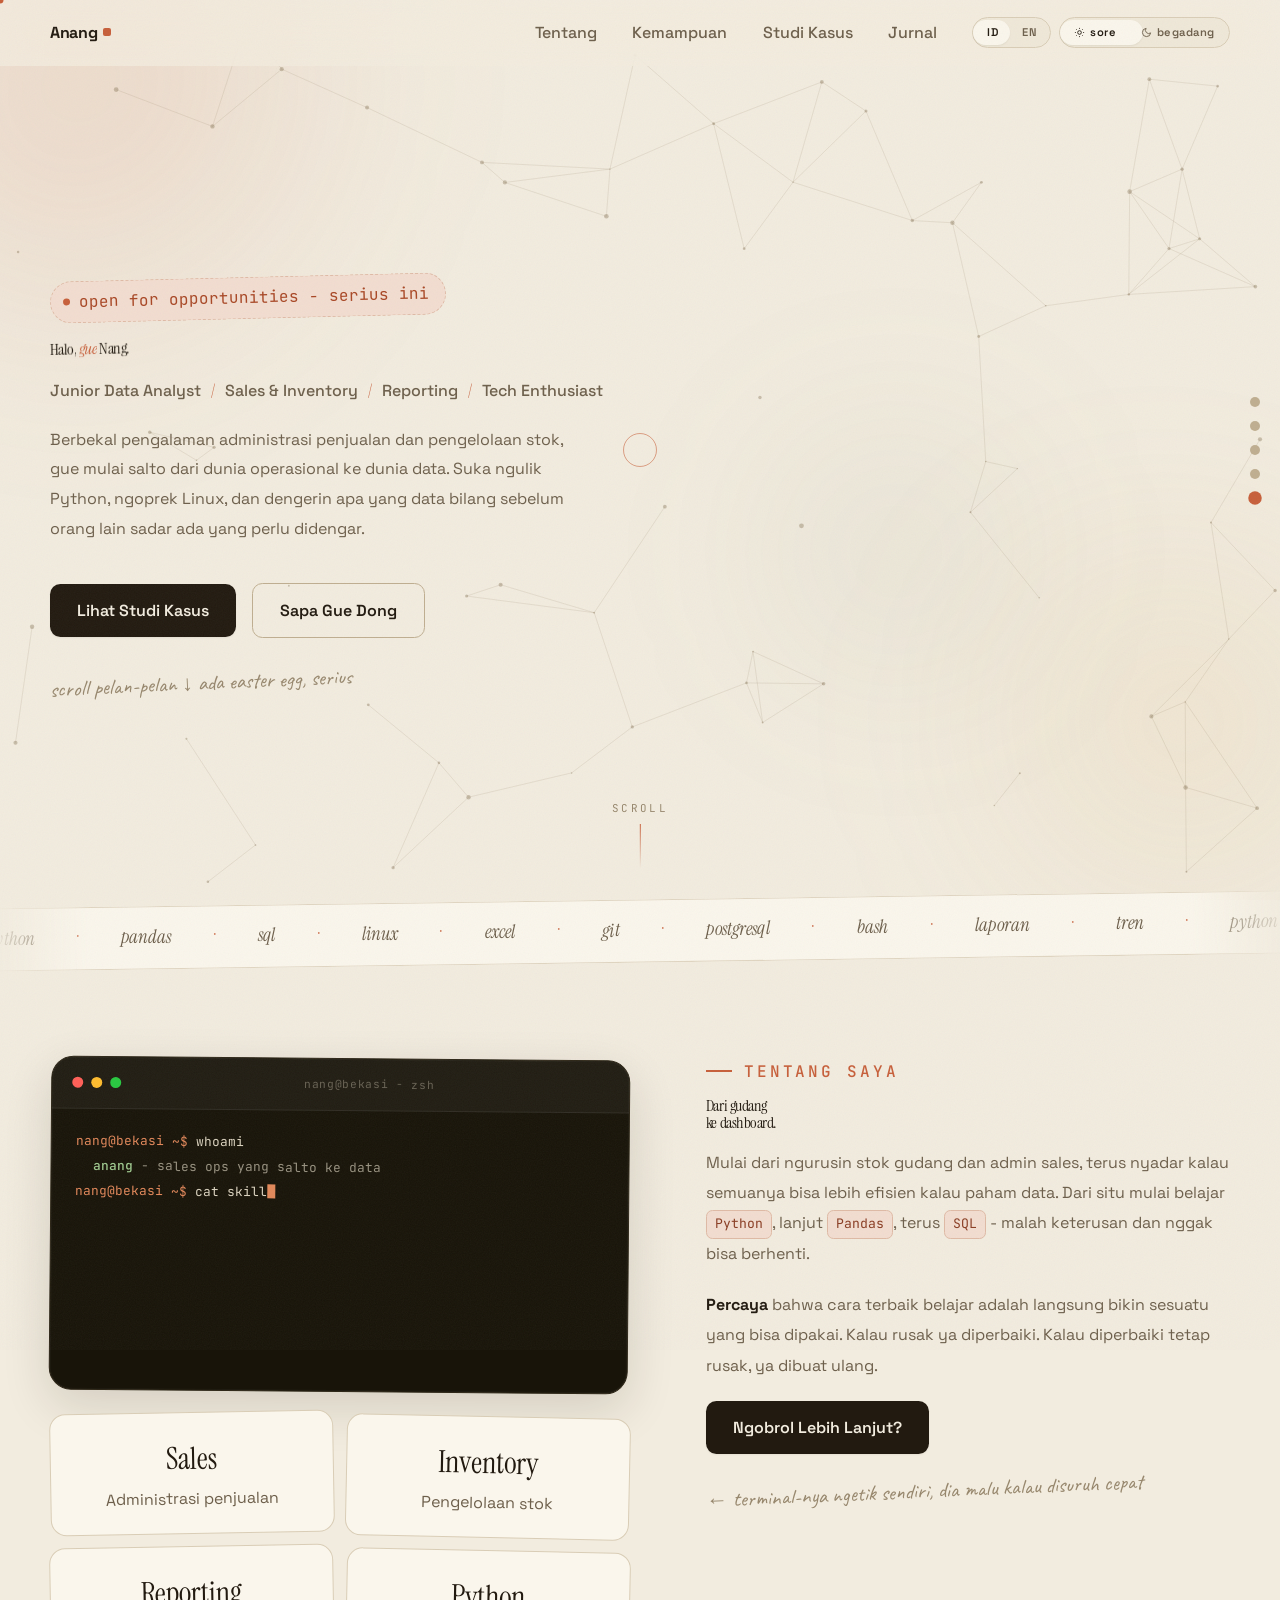
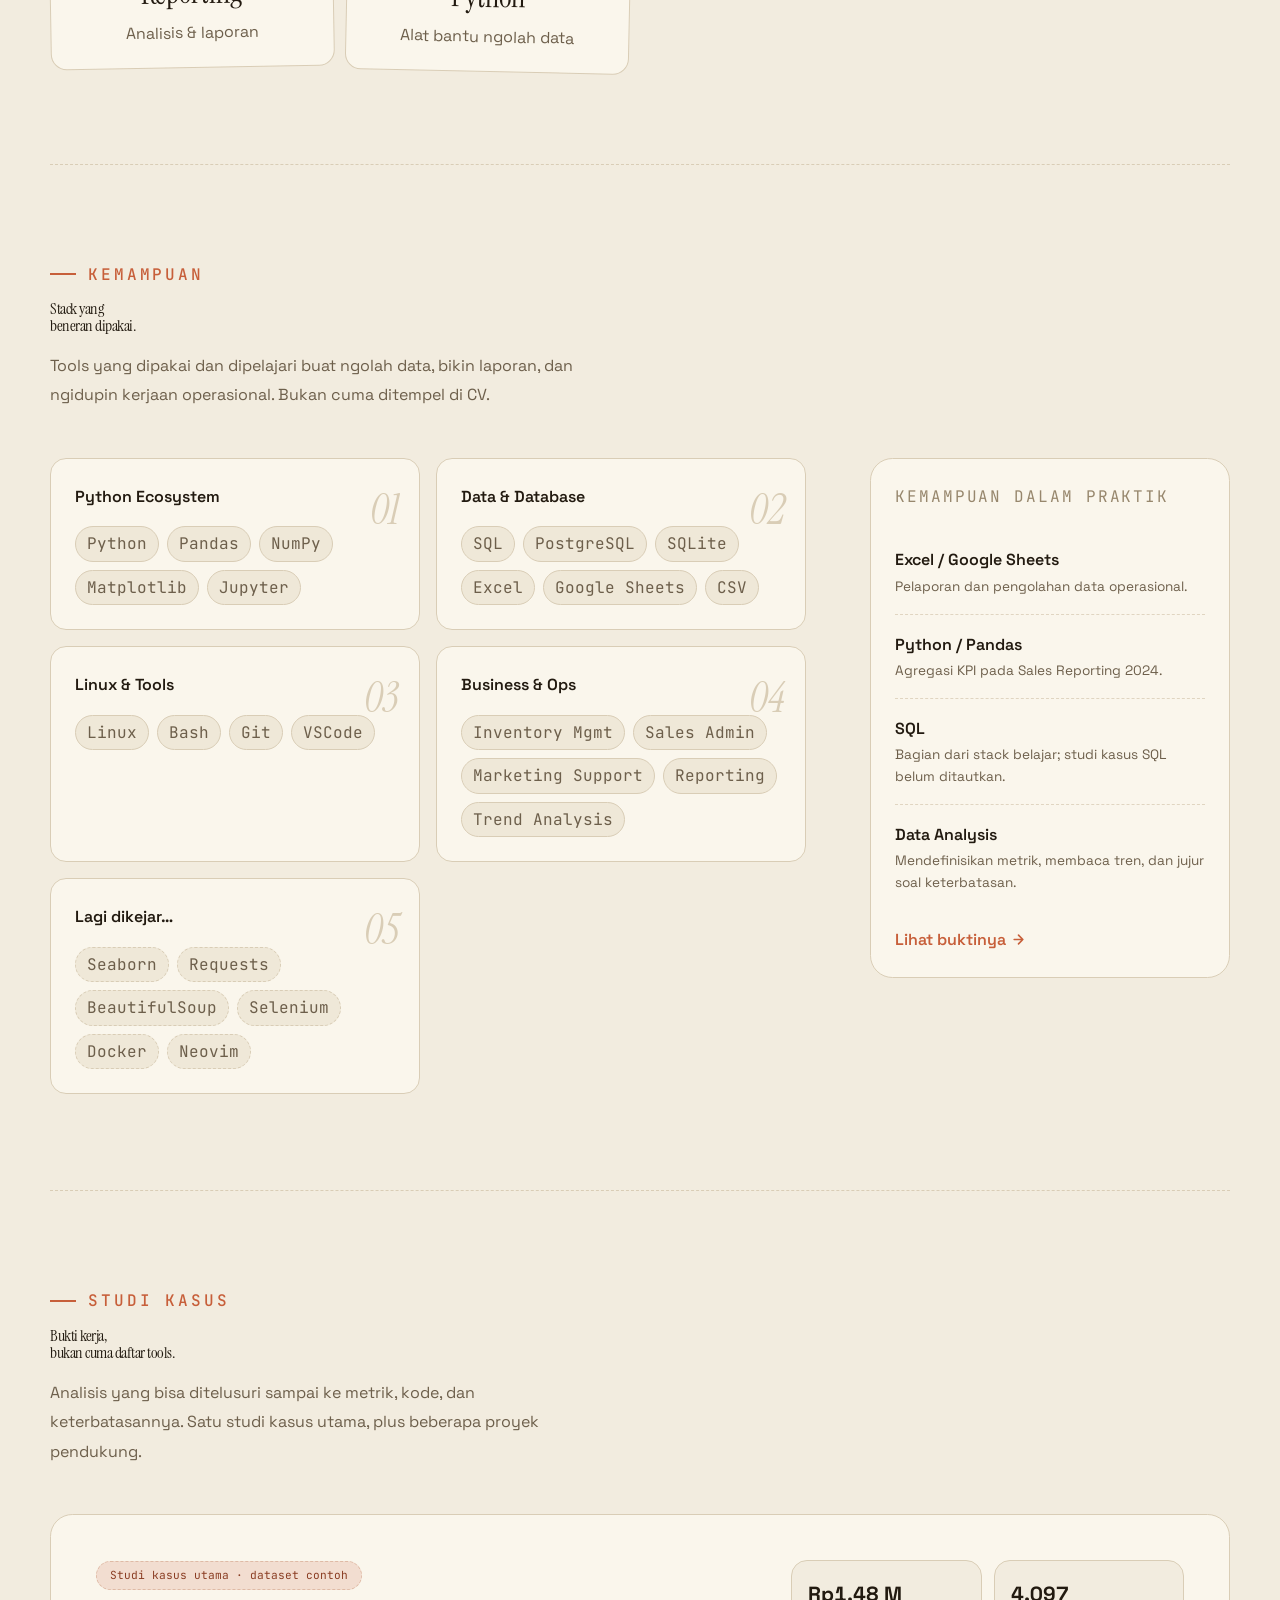
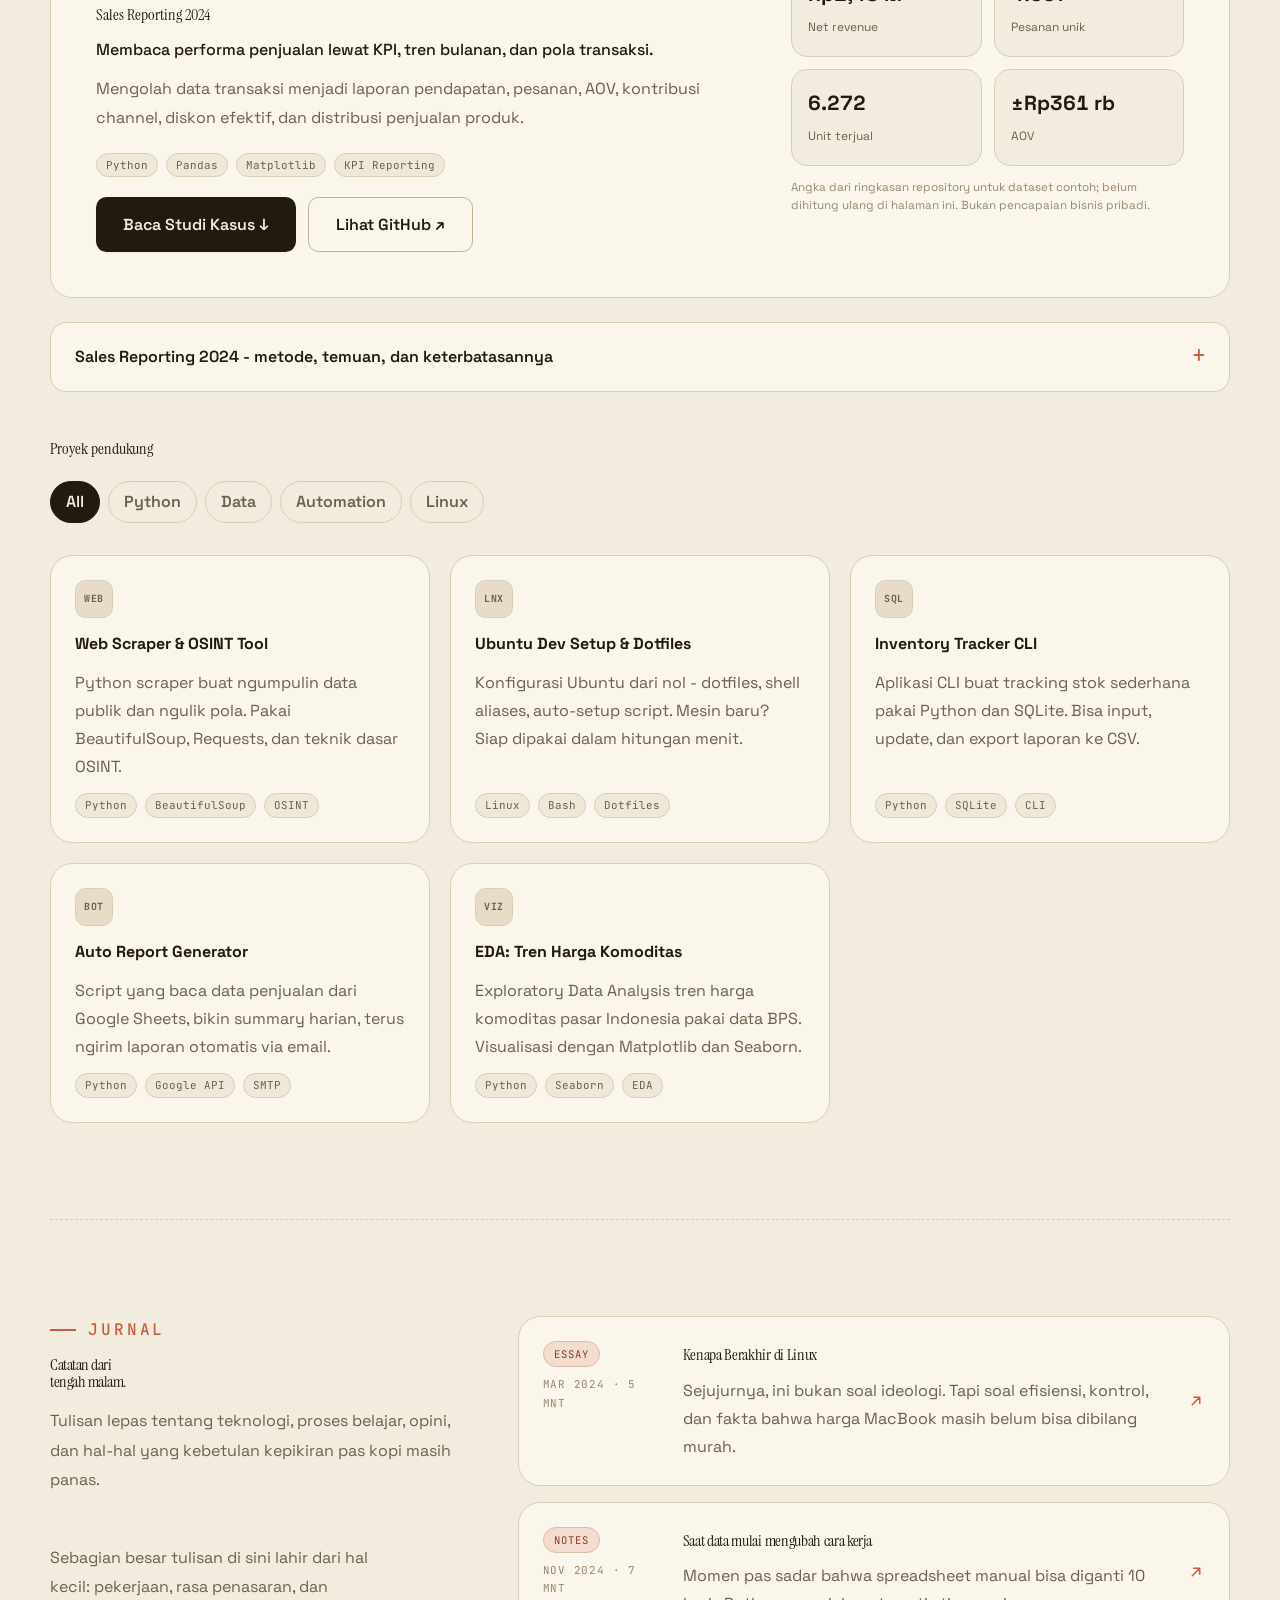
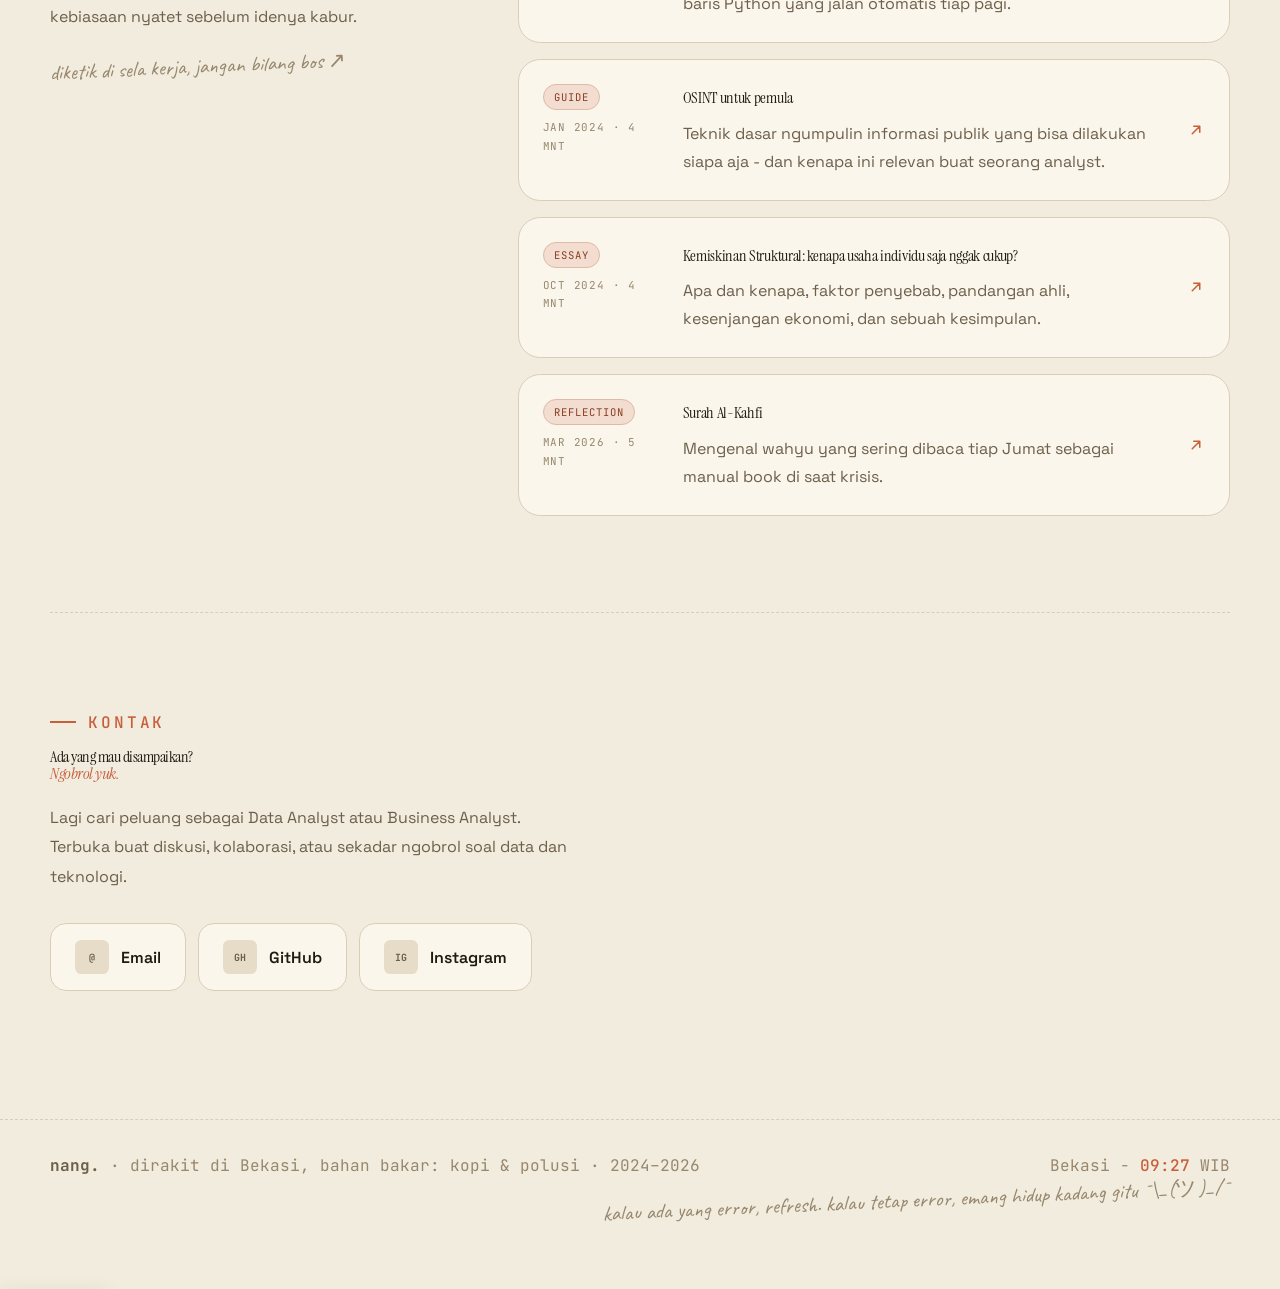
<file: index.html>
<!--
   _-=Created WithOut Love=- _                   
| \ | ___ ._ _  ___  ___
|   |<_> || ' |/ . |<_-<
|_\_|<___||_|_|\_. |/__/
               <___'    
-->

<!DOCTYPE html>
<html lang="id" data-theme="sore">
<head>
<meta charset="utf-8"/>
<meta content="width=device-width, initial-scale=1.0" name="viewport"/>
<title>Nang - Junior Data Analyst · Sales Reporting · Ngoprek Linux</title>
<script>
/* biar nggak kedip putih pas load - baca tema tersimpan duluan */
try{
  var t = localStorage.getItem('nang-theme');
  if(t === 'malem' || t === 'sore'){ document.documentElement.dataset.theme = t; }
}catch(e){}
</script>
<link href="https://fonts.googleapis.com" rel="preconnect"/>
<link crossorigin="" href="https://fonts.gstatic.com" rel="preconnect"/>
<link href="https://fonts.googleapis.com/css2?family=Instrument+Serif:ital@0;1&family=Space+Grotesk:wght@400;500;600;700&family=JetBrains+Mono:wght@400;500&family=Caveat:wght@500;600&family=Amiri:wght@400;700&display=swap" rel="stylesheet"/>
<meta content="Dari meja admin ke terminal. Studi kasus sales reporting, kode, dan catatan tengah malam." name="description"/>
<style>
/* ===========================================
   porto v2 - ditulis ulang sambil dengerin
   playlist lofi jam 1 pagi. jangan dihapus
   komentar ini, itu melanggar adat.
   =========================================== */

*,*::before,*::after{margin:0;padding:0;box-sizing:border-box}
html{scroll-behavior:smooth;scroll-padding-top:80px}
html:focus-within{scroll-behavior:smooth}

:root{
  --font-serif:'Instrument Serif',Georgia,serif;
  --font-sans:'Space Grotesk',system-ui,-apple-system,sans-serif;
  --font-mono:'JetBrains Mono','Fira Code',monospace;
  --font-hand:'Caveat',cursive;

  --fs-xs:clamp(.72rem,.68rem+.2vw,.82rem);
  --fs-sm:clamp(.85rem,.8rem+.3vw,.95rem);
  --fs-base:clamp(1rem,.95rem+.25vw,1.12rem);
  --fs-lg:clamp(1.15rem,1rem+.7vw,1.45rem);
  --fs-xl:clamp(1.5rem,1.15rem+1.5vw,2.3rem);
  --fs-2xl:clamp(2.1rem,1.3rem+3vw,3.8rem);
  --fs-hero:clamp(3rem,.6rem+8vw,8rem);

  --s1:.25rem; --s2:.5rem; --s3:.75rem; --s4:1rem; --s5:1.25rem;
  --s6:1.5rem; --s8:2rem; --s10:2.5rem; --s12:3rem; --s16:4rem; --s24:6rem;

  --r-sm:.4rem; --r-md:.65rem; --r-lg:1rem; --r-xl:1.4rem; --r-full:999px;

  --ease:cubic-bezier(.22,1,.36,1);
  --ease-spring:cubic-bezier(.34,1.56,.64,1);
  --dur:.22s;

  --hero-tilt:-1.2deg;
}

/* ── dua dunia: sore & begadang ─────────────── */
html[data-theme="sore"]{
  --bg:#f2ecdf; --bg-soft:#faf6ec; --surface:#efe8d8; --surface-2:#e6dcc8;
  --border:#d9cdb6; --border-strong:#bfae90; --divider:#e0d5c1;
  --text:#221a10; --text-muted:#6d5f4b; --text-faint:#97876d;
  --accent:#c75f3a; --accent-hover:#a94826; --accent-active:#8a3d23;
  --accent-soft:#f2ddd0; --accent-border:#dfbaa5;
  --nav-bg:rgba(242,236,223,.78); --nav-bg-stuck:rgba(242,236,223,.94);
  --shadow-sm:0 1px 2px rgba(34,26,16,.06);
  --shadow-md:0 6px 24px rgba(34,26,16,.09);
  --shadow-lg:0 16px 48px rgba(34,26,16,.14);
  --blob-a:rgba(199,95,58,.16); --blob-b:rgba(212,165,80,.14); --blob-c:rgba(120,140,100,.12);
  --particle:rgba(120,100,70,.35); --line:rgba(120,100,70,.12);
  --tt-thumb-x:0%;
  color-scheme:light;
}
html[data-theme="malem"]{
  --bg:#131009; --bg-soft:#1a1610; --surface:#211b12; --surface-2:#2a2316;
  --border:#3a3122; --border-strong:#50432d; --divider:#272116;
  --text:#ede4cf; --text-muted:#a89a7f; --text-faint:#7c6f57;
  --accent:#e2885a; --accent-hover:#eda277; --accent-active:#c96f3e;
  --accent-soft:#3a2517; --accent-border:#6c4128;
  --nav-bg:rgba(19,16,9,.75); --nav-bg-stuck:rgba(19,16,9,.94);
  --shadow-sm:0 1px 2px rgba(0,0,0,.4);
  --shadow-md:0 6px 24px rgba(0,0,0,.45);
  --shadow-lg:0 16px 52px rgba(0,0,0,.55);
  --blob-a:rgba(226,136,90,.13); --blob-b:rgba(90,110,160,.10); --blob-c:rgba(150,90,140,.09);
  --particle:rgba(230,200,150,.3); --line:rgba(230,200,150,.08);
  --tt-thumb-x:calc(100% - 2px);
  color-scheme:dark;
}

/* warna-warna utama ikut transisi pas ganti tema */
body,nav,.section-wrap,footer,.skill-group,.skill-tag,.project-card,.journal-card,
.kpi,.featured-case,.case-details,.contact-link,.stat-card,.skill-bars-wrap,
.sf-widget,.dv-pill,.sf-pill,.filter-btn,.btn-ghost,.lang-toggle,.theme-toggle,
.case-table td,.case-table th,hr{
  transition:background-color .55s var(--ease),color .55s var(--ease),
             border-color .55s var(--ease);
}

body{
  font-family:var(--font-sans);
  font-size:var(--fs-base);
  background:var(--bg);
  color:var(--text);
  line-height:1.72;
  overflow-x:hidden;
  min-height:100vh;
}
::selection{background:var(--accent);color:var(--bg);text-shadow:none}
img,svg{display:block;max-width:100%}
a{color:inherit;text-decoration:none}
button{cursor:pointer;background:none;border:none;font:inherit;color:inherit}
ul{list-style:none}
h1,h2,h3{line-height:1.08;text-wrap:balance}

::-webkit-scrollbar{width:5px;height:5px}
::-webkit-scrollbar-track{background:transparent}
::-webkit-scrollbar-thumb{background:var(--border-strong);border-radius:3px}

:focus-visible{outline:2px dashed var(--accent);outline-offset:4px;border-radius:var(--r-sm)}
[hidden]{display:none!important}

.skip-link{position:fixed;top:10px;left:10px;z-index:999;padding:.9rem 1.4rem;
  background:var(--accent);color:var(--bg);border-radius:var(--r-md);
  font-weight:600;transform:translateY(-180%);transition:transform var(--dur) var(--ease)}
.skip-link:focus{transform:none}

/* ── latar yang hidup ───────────────────────── */
.bg-art{position:fixed;inset:0;z-index:0;overflow:hidden;pointer-events:none}
.blob{position:absolute;border-radius:50%;filter:blur(90px);will-change:transform}
.b1{width:44vmax;height:44vmax;top:-14%;left:-10%;background:radial-gradient(circle at 35% 35%,var(--blob-a),transparent 65%);
    animation:drift1 26s ease-in-out infinite alternate}
.b2{width:38vmax;height:38vmax;bottom:-12%;right:-8%;background:radial-gradient(circle at 60% 40%,var(--blob-b),transparent 65%);
    animation:drift2 32s ease-in-out infinite alternate}
.b3{width:30vmax;height:30vmax;top:40%;left:55%;background:radial-gradient(circle,var(--blob-c),transparent 60%);
    animation:drift3 38s ease-in-out infinite alternate}
@keyframes drift1{0%{transform:translate(0,0) scale(1)}100%{transform:translate(9vw,6vh) scale(1.15)}}
@keyframes drift2{0%{transform:translate(0,0) rotate(0)}100%{transform:translate(-8vw,-7vh) rotate(40deg)}}
@keyframes drift3{0%{transform:translate(0,0) scale(1)}50%{transform:translate(-6vw,4vh) scale(.85)}100%{transform:translate(3vw,-5vh) scale(1.1)}}
#starfield{position:absolute;inset:0;width:100%;height:100%}

/* tekstur kertas / film grain, biar nggak kayak hasil render mesin */
.grain{position:fixed;inset:-50%;z-index:250;pointer-events:none;opacity:.05;
  background-image:url("data:image/svg+xml,%3Csvg xmlns='http://www.w3.org/2000/svg' width='300' height='300'%3E%3Cfilter id='n'%3E%3CfeTurbulence type='fractalNoise' baseFrequency='.85' numOctaves='2'/%3E%3C/filter%3E%3Crect width='100%25' height='100%25' filter='url(%23n)'/%3E%3C/svg%3E");
  animation:grain-shift .9s steps(3) infinite}
@keyframes grain-shift{0%{transform:translate(0,0)}33%{transform:translate(-2%,1%)}66%{transform:translate(1%,-2%)}100%{transform:translate(0,0)}}

main,nav,footer{position:relative;z-index:1}

/* ── progress baca di atas layar ────────────── */
.scroll-progress{position:fixed;top:0;left:0;z-index:400;height:3px;width:0;
  background:linear-gradient(90deg,var(--accent),var(--accent-hover));
  border-radius:0 3px 3px 0;transition:width .12s linear}

/* ── kursor custom (desktop only) ───────────── */
.cursor-dot,.cursor-ring{position:fixed;top:0;left:0;z-index:900;pointer-events:none;
  border-radius:50%;transform:translate(-50%,-50%);display:none}
@media (hover:hover) and (pointer:fine){
  .cursor-dot,.cursor-ring{display:block}
  .cursor-dot{width:7px;height:7px;background:var(--accent)}
  .cursor-ring{width:34px;height:34px;border:1.5px solid var(--accent);opacity:.55;
    transition:width .25s var(--ease),height .25s var(--ease),opacity .25s var(--ease)}
  body.cursor-hot .cursor-ring{width:56px;height:56px;opacity:.9}
  body.cursor-down .cursor-dot{transform:translate(-50%,-50%) scale(1.6)}
}
/* kursor bawaan tetap ada - ini cuma aksen, bukan pengganti */
/* jangan komen ya, gen z juga butuh aksesibilitas */

/* ── navigasi ───────────────────────────────── */
nav{position:fixed;top:0;left:0;right:0;z-index:100;height:66px;
  display:flex;align-items:center;padding:0 clamp(1rem,4vw,2.5rem);
  background:var(--nav-bg);backdrop-filter:blur(18px) saturate(1.3);
  -webkit-backdrop-filter:blur(18px) saturate(1.3);
  border-bottom:1px solid transparent;transition:box-shadow var(--dur),background var(--dur)}
nav.stuck{border-bottom-color:var(--divider);box-shadow:var(--shadow-sm)}
.nav-inner{width:100%;max-width:1180px;margin:0 auto;display:flex;align-items:center;justify-content:space-between;gap:var(--s4)}
.nav-logo{font-weight:700;font-size:1rem;letter-spacing:-.02em;position:relative}
.nav-logo::after{content:"";position:absolute;left:100%;margin-left:6px;top:50%;width:8px;height:8px;
  background:var(--accent);border-radius:2px;transform:translateY(-50%) rotate(0);
  animation:logo-spin 6s var(--ease) infinite}
@keyframes logo-spin{0%,88%{transform:translateY(-50%) rotate(0)}100%{transform:translateY(-50%) rotate(360deg)}}
.nav-links{display:flex;gap:clamp(1rem,3vw,2.2rem);align-items:center}
.nav-links a{font-size:var(--fs-sm);font-weight:500;color:var(--text-muted);position:relative}
.nav-links a::after{content:"";position:absolute;left:0;bottom:-4px;height:2px;width:100%;
  background:var(--accent);transform:scaleX(0);transform-origin:right;transition:transform .3s var(--ease)}
.nav-links a:hover::after,.nav-links a.act::after{transform:scaleX(1);transform-origin:left}
.nav-links a:hover,.nav-links a.act{color:var(--text)}
.nav-ham{display:none;width:46px;height:46px;flex-direction:column;gap:5px;
  align-items:center;justify-content:center}
.nav-ham span{width:22px;height:2px;background:var(--text);border-radius:2px;
  transition:transform .3s var(--ease),opacity .2s}
.nav-ham.x span:nth-child(1){transform:translateY(7px) rotate(45deg)}
.nav-ham.x span:nth-child(2){opacity:0}
.nav-ham.x span:nth-child(3){transform:translateY(-7px) rotate(-45deg)}
@media(max-width:820px){
  .nav-ham{display:flex}
  .nav-links{position:absolute;top:66px;left:0;right:0;flex-direction:column;gap:0;
    background:var(--bg-soft);border-bottom:1px solid var(--divider);
    max-height:0;overflow:hidden;transition:max-height .4s var(--ease);}
  .nav-links.open{max-height:480px}
  .nav-links li{width:100%}
  .nav-links a{display:block;padding:var(--s4)}
  .nav-links a::after{display:none}
  .nav-links .tt-lang-wrap{margin:var(--s4)}
}

/* toggle bahasa & tema: segmen dengan thumb geser */
.seg-toggle{position:relative;display:flex;background:var(--surface);
  border:1px solid var(--border);border-radius:var(--r-full);padding:2px;isolation:isolate}
.seg-thumb{position:absolute;top:2px;bottom:2px;width:calc(50% - 2px);left:0;z-index:-1;
  background:var(--bg-soft);border-radius:var(--r-full);box-shadow:var(--shadow-sm);
  transition:transform .35s var(--ease-spring),opacity .3s}
.seg-toggle[data-active="1"] .seg-thumb{transform:translateX(100%)}
.seg-toggle button{padding:3px 12px;border-radius:var(--r-full);font-size:.7rem;
  font-weight:600;letter-spacing:.05em;color:var(--text-muted);
  transition:color .25s;display:flex;align-items:center;gap:5px}
.seg-toggle button.on{color:var(--text)}
.seg-toggle button:hover{color:var(--text)}
.theme-tg button svg{width:11px;height:11px}
.tt-lang-wrap{display:flex;gap:var(--s2)}

/* ── titik navigasi di samping (desktop) ────── */
.dots-nav{position:fixed;right:20px;top:50%;transform:translateY(-50%);z-index:90;
  display:flex;flex-direction:column;gap:14px}
.dots-nav a{position:relative;width:10px;height:10px;border-radius:50%;
  background:var(--border-strong);transition:transform .3s var(--ease-spring),background .3s}
.dots-nav a:hover{transform:scale(1.5)}
.dots-nav a.act{background:var(--accent);transform:scale(1.35)}
.dots-nav a::before{content:attr(data-tip);position:absolute;right:22px;top:50%;
  transform:translateY(-50%) translateX(6px);white-space:nowrap;
  font-family:var(--font-hand);font-size:1.05rem;color:var(--text-muted);
  background:var(--bg-soft);border:1px solid var(--border);border-radius:var(--r-md);
  padding:1px 10px;opacity:0;pointer-events:none;transition:opacity .2s,transform .25s var(--ease)}
.dots-nav a:hover::before{opacity:1;transform:translateY(-50%) translateX(0)}
@media(max-width:1140px){.dots-nav{display:none}}

/* ── HERO ───────────────────────────────────── */
#hero{min-height:100svh;display:flex;align-items:center;position:relative;
  padding:clamp(96px,12vw,140px) clamp(1rem,5vw,3rem) var(--s16)}
.hero-inner{width:100%;max-width:1180px;margin:0 auto;position:relative}
.hero-tag{display:inline-flex;align-items:center;gap:9px;padding:6px 16px 6px 12px;
  background:var(--accent-soft);border:1px dashed var(--accent-border);
  border-radius:var(--r-full);font-family:var(--font-mono);font-size:var(--fs-xs);
  color:var(--accent-hover);transform:rotate(-1.4deg);margin-bottom:var(--s6)}
.hero-tag .dot{width:7px;height:7px;background:var(--accent);border-radius:50%;
  animation:heartbeat 2.2s ease-in-out infinite}
@keyframes heartbeat{0%,100%{transform:scale(1)}14%{transform:scale(1.65)}28%{transform:scale(1)}42%{transform:scale(1.3)}56%{transform:scale(1)}}
.hero-name{font-family:var(--font-serif);font-weight:400;font-size:var(--fs-hero);
  letter-spacing:-.035em;line-height:.92;margin:0 0 var(--s5);
  transform:rotate(var(--hero-tilt));transform-origin:left center}
.hero-name .word{display:inline-block;overflow:hidden;vertical-align:bottom}
.hero-name .word>i{display:inline-block;font-style:normal;
  transform:translateY(110%);animation:word-up .9s var(--ease) forwards}
.hero-name .word:nth-child(2)>i{animation-delay:.1s;font-style:italic;color:var(--accent)}
.hero-name .word:nth-child(3)>i{animation-delay:.2s}
@keyframes word-up{to{transform:translateY(0)}}
.hero-sub{display:flex;flex-wrap:wrap;gap:10px;align-items:center;font-size:var(--fs-lg);
  color:var(--text-muted);margin-bottom:var(--s5);font-weight:500}
.hero-sub .slash{color:var(--accent);font-family:var(--font-serif)}
.hero-desc{max-width:54ch;color:var(--text-muted);line-height:1.85;margin-bottom:var(--s10)}
.hero-ctas{display:flex;gap:var(--s4);flex-wrap:wrap;align-items:center}
.hand-note{font-family:var(--font-hand);font-size:1.35rem;color:var(--text-faint);
  line-height:1.2;transform:rotate(-2.5deg)}
.hero-note{margin-top:var(--s8);display:inline-block}

/* pita berjalan - marquee skill */
.marquee{overflow:hidden;border-top:1px solid var(--divider);border-bottom:1px solid var(--divider);
  padding:14px 0;transform:rotate(-.8deg) scale(1.02);background:var(--bg-soft);
  mask-image:linear-gradient(90deg,transparent,#000 8%,#000 92%,transparent)}
.marquee-track{display:flex;gap:2.6rem;width:max-content;animation:marquee 26s linear infinite}
.marquee:hover .marquee-track{animation-play-state:paused}
.marquee-track span{font-family:var(--font-serif);font-style:italic;font-size:1.15rem;
  color:var(--text-muted);white-space:nowrap}
.marquee-track b{color:var(--accent);font-weight:400;font-family:var(--font-serif);font-style:normal}
@keyframes marquee{to{transform:translateX(-50%)}}

/* hint scroll di pojok bawah hero */
.scroll-hint{position:absolute;bottom:2rem;left:50%;transform:translateX(-50%);
  font-family:var(--font-mono);font-size:.68rem;letter-spacing:.22em;color:var(--text-faint);
  display:flex;flex-direction:column;align-items:center;gap:6px}
.scroll-hint::after{content:"";width:1px;height:44px;background:linear-gradient(var(--accent),transparent);
  animation:drip 1.8s var(--ease) infinite}
@keyframes drip{0%{transform:scaleY(0);transform-origin:top}55%{transform:scaleY(1);transform-origin:top}56%{transform-origin:bottom}100%{transform:scaleY(0);transform-origin:bottom}}
@media(max-width:640px){.scroll-hint{display:none}}

/* ── tombol & label ─────────────────────────── */
.btn{display:inline-flex;align-items:center;gap:9px;padding:.8rem 1.7rem;
  border-radius:var(--r-md);font-size:var(--fs-sm);font-weight:600;position:relative;
  transition:transform .25s var(--ease-spring),background .25s,border-color .25s,color .25s,box-shadow .25s;
  will-change:transform}
.btn-solid{background:var(--text);color:var(--bg);box-shadow:var(--shadow-sm)}
.btn-solid:hover{background:var(--accent);color:#fff;box-shadow:var(--shadow-md)}
.btn-line{background:transparent;color:var(--text);border:1.5px solid var(--border-strong)}
.btn-line:hover{border-color:var(--accent);color:var(--accent)}
.btn-text{color:var(--accent);padding:0;font-weight:600;font-size:var(--fs-sm);gap:6px}
.btn-text>*{transition:transform .25s var(--ease)}
.btn-text:hover svg{transform:translateX(4px)}
.sec-label{font-family:var(--font-mono);font-size:var(--fs-xs);font-weight:500;
  color:var(--accent);letter-spacing:.18em;text-transform:uppercase;
  display:flex;align-items:center;gap:12px;margin-bottom:var(--s3)}
.sec-label::before{content:"";width:26px;height:2px;background:var(--accent);flex-shrink:0}
.sec-title{font-family:var(--font-serif);font-weight:400;font-size:var(--fs-2xl);
  letter-spacing:-.03em;margin-bottom:var(--s4)}
.sec-desc{color:var(--text-muted);max-width:54ch;line-height:1.85;margin-bottom:var(--s12)}

.sec-pad{padding:clamp(var(--s16),9vw,var(--s24)) clamp(1rem,5vw,3rem)}
.sec-in{max-width:1180px;margin:0 auto}
.hr-soft{max-width:1180px;margin:0 auto;padding:0 clamp(1rem,5vw,3rem)}
.hr-soft hr{border:none;border-top:1px dashed var(--border)}

/* ── reveal saat scroll ─────────────────────── */
.rv{opacity:0;transform:translateY(26px) rotate(.4deg);
  transition:opacity .7s var(--ease),transform .7s var(--ease);
  transition-delay:var(--d,0s)}
.rv.on{opacity:1;transform:none}
.rv-clip{opacity:0;clip-path:inset(0 100% 0 0);
  transition:clip-path .8s var(--ease),opacity .5s;transition-delay:var(--d,0s)}
.rv-clip.on{opacity:1;clip-path:inset(0 0 0 0)}
.rv-pop{opacity:0;transform:scale(.86);
  transition:opacity .5s var(--ease),transform .6s var(--ease-spring);transition-delay:var(--d,0s)}
.rv-pop.on{opacity:1;transform:scale(1)}

/* ── TENTANG ────────────────────────────────── */
.about-grid{display:grid;grid-template-columns:1.05fr .95fr;gap:clamp(var(--s10),6vw,var(--s24));align-items:start}
@media(max-width:860px){.about-grid{grid-template-columns:1fr}}

/* terminal yang bohongan tapi meyakinkan */
.term{background:#181409;border:1px solid #2e2718;border-radius:var(--r-xl);
  overflow:hidden;box-shadow:var(--shadow-lg),0 0 0 1px rgba(255,255,255,.03) inset;
  transform:rotate(.5deg);transition:transform .4s var(--ease)}
.term:hover{transform:rotate(0) translateY(-3px)}
.term-head{display:flex;align-items:center;gap:8px;padding:var(--s4) var(--s5);
  background:rgba(255,255,255,.04);border-bottom:1px solid rgba(255,255,255,.07)}
.term-head i{width:11px;height:11px;border-radius:50%;display:block}
.term-head i:nth-child(1){background:#ff5f57}
.term-head i:nth-child(2){background:#febc2e}
.term-head i:nth-child(3){background:#28c840}
.term-title{margin:auto;font-family:var(--font-mono);font-size:.7rem;color:rgba(237,228,207,.35);letter-spacing:.06em}
.term-body{padding:var(--s5) var(--s6);font-family:var(--font-mono);font-size:.8rem;
  line-height:1.95;color:rgba(237,228,207,.6);min-height:280px}
.term-body .p{color:#e2885a}
.term-body .c{color:rgba(237,228,207,.92)}
.term-body .o{display:block;padding-left:1.1rem;opacity:0;transform:translateX(-6px);
  transition:opacity .3s,transform .3s}
.term-body .o.show{opacity:1;transform:none}
.term-body .o b{color:#9fc98f;font-weight:500}
.term-body .dim{color:rgba(237,228,207,.35)}
.caret{display:inline-block;width:8px;height:14px;background:#e2885a;vertical-align:-2px;
  animation:caret-blink 1.05s steps(1) infinite}
@keyframes caret-blink{50%{opacity:0}}

/* kartu pengalaman: lusuh, ditempel-tempel */
.stats{display:grid;grid-template-columns:1fr 1fr;gap:var(--s3);margin-top:var(--s5)}
.stat{background:var(--bg-soft);border:1px solid var(--border);border-radius:var(--r-lg);
  padding:var(--s5) var(--s4);text-align:center;position:relative;
  transition:transform .35s var(--ease-spring),box-shadow .35s,border-color .3s}
.stat:nth-child(odd){transform:rotate(-1deg)}
.stat:nth-child(even){transform:rotate(1.2deg) translateY(4px)}
.stat:hover{transform:rotate(0) translateY(-4px) scale(1.03);box-shadow:var(--shadow-md);border-color:var(--accent-border);z-index:2}
.stat b{display:block;font-family:var(--font-serif);font-weight:400;
  font-size:clamp(1.4rem,2.6vw,1.9rem);color:var(--text)}
.stat span{font-size:var(--fs-xs);color:var(--text-muted)}
.about-story{color:var(--text-muted);line-height:1.9;margin-bottom:var(--s5)}
.about-story strong{color:var(--text)}
.koditag{display:inline-block;padding:1px 8px;background:var(--accent-soft);
  border:1px solid var(--accent-border);border-radius:var(--r-sm);
  color:var(--accent-active);font-family:var(--font-mono);font-size:.82em;
  transition:transform .2s var(--ease-spring)}
.koditag:hover{transform:rotate(-3deg) scale(1.06)}

/* ── KEMAMPUAN ──────────────────────────────── */
.skills-grid{display:grid;grid-template-columns:repeat(auto-fit,minmax(min(100%,270px),1fr));gap:var(--s4)}
.sk-card{background:var(--bg-soft);border:1px solid var(--border);border-radius:var(--r-lg);
  padding:var(--s6);position:relative;overflow:hidden;
  transition:transform .35s var(--ease-spring),box-shadow .35s,border-color .3s}
.sk-card::before{content:attr(data-idx);position:absolute;top:var(--s4);right:var(--s5);
  font-family:var(--font-serif);font-style:italic;font-size:2.6rem;color:var(--border);
  transition:color .3s,transform .4s var(--ease-spring)}
.sk-card:hover{transform:translateY(-5px) rotate(-.6deg);box-shadow:var(--shadow-md);border-color:var(--border-strong)}
.sk-card:hover::before{color:var(--accent);transform:rotate(-8deg) scale(1.1)}
.sk-name{font-weight:600;font-size:var(--fs-sm);margin-bottom:var(--s4)}
.sk-tags{display:flex;flex-wrap:wrap;gap:var(--s2)}
.sk-tag{padding:3px 11px;background:var(--surface);border:1px solid var(--border);
  border-radius:var(--r-full);font-family:var(--font-mono);font-size:var(--fs-xs);
  color:var(--text-muted);transition:transform .2s var(--ease-spring),border-color .2s,color .2s,background .2s}
.sk-tag:hover{border-color:var(--accent-border);color:var(--accent-hover);background:var(--accent-soft)}
.sk-card.learn .sk-tag{border-style:dashed}

/* panel kanan: kemampuan dalam praktik */
.skills-wrap{display:grid;grid-template-columns:1fr 360px;gap:clamp(var(--s8),5vw,var(--s16));align-items:start}
@media(max-width:960px){.skills-wrap{grid-template-columns:1fr}}
.ev-box{background:var(--bg-soft);border:1px solid var(--border);border-radius:var(--r-xl);
  padding:var(--s6);position:sticky;top:90px}
@media(max-width:960px){.ev-box{position:static}}
.ev-title{font-family:var(--font-mono);font-size:var(--fs-xs);letter-spacing:.12em;
  text-transform:uppercase;color:var(--text-faint);margin-bottom:var(--s5)}
.ev-item{padding:var(--s4) 0;border-bottom:1px dashed var(--divider)}
.ev-item:last-of-type{border-bottom:none}
.ev-item b{font-size:var(--fs-sm);font-weight:600;display:block;margin-bottom:2px}
.ev-item p{font-size:.85rem;color:var(--text-muted);line-height:1.6}

/* ── STUDI KASUS ────────────────────────────── */
.feat{display:grid;grid-template-columns:minmax(0,1.25fr) minmax(0,.75fr);
  gap:clamp(var(--s6),4vw,var(--s10));padding:clamp(1.5rem,4vw,2.8rem);
  background:var(--bg-soft);border:1px solid var(--border);border-radius:var(--r-xl);
  margin-bottom:var(--s6);position:relative;overflow:hidden;
  transition:box-shadow .4s,border-color .3s}
.feat:hover{box-shadow:var(--shadow-lg);border-color:var(--border-strong)}
@media(max-width:860px){.feat{grid-template-columns:1fr}}
.feat-badge{display:inline-block;padding:4px 13px;border:1px dashed var(--accent-border);
  border-radius:var(--r-full);background:var(--accent-soft);color:var(--accent-active);
  font-family:var(--font-mono);font-size:.7rem;margin-bottom:var(--s4)}
.feat-title{font-family:var(--font-serif);font-weight:400;font-size:var(--fs-xl);margin-bottom:var(--s3)}
.feat-sub{font-size:var(--fs-lg);font-weight:500;margin-bottom:var(--s3)}
.feat-desc{color:var(--text-muted);font-size:var(--fs-sm);line-height:1.8;margin-bottom:var(--s5)}
.feat-actions{display:flex;flex-wrap:wrap;gap:var(--s3);margin-top:var(--s5)}
.tagrow{display:flex;flex-wrap:wrap;gap:var(--s2)}
.ptag{padding:2px 9px;border-radius:var(--r-full);font-family:var(--font-mono);
  font-size:.68rem;background:var(--surface);border:1px solid var(--border);color:var(--text-muted)}
.feat-kpis{display:grid;grid-template-columns:1fr 1fr;gap:var(--s3);align-content:start}
.kpi{background:var(--bg);border:1px solid var(--border);border-radius:var(--r-lg);
  padding:var(--s4);transition:transform .3s var(--ease-spring),border-color .3s}
.kpi:hover{transform:translateY(-3px);border-color:var(--accent-border)}
.kpi b{display:block;font-size:clamp(1rem,1.6vw,1.3rem);font-weight:700;font-variant-numeric:tabular-nums}
.kpi span{font-size:.75rem;color:var(--text-muted)}
.kpi-note{grid-column:1/-1;font-size:.73rem;color:var(--text-faint);line-height:1.6}

/* detail kasus: accordion yang smooth */
.case{border:1px solid var(--border);border-radius:var(--r-lg);background:var(--bg-soft);
  margin-bottom:var(--s12);scroll-margin-top:90px;overflow:hidden}
.case summary{cursor:pointer;padding:var(--s5) var(--s6);font-weight:600;font-size:var(--fs-sm);
  list-style:none;display:flex;align-items:center;justify-content:space-between;gap:var(--s4)}
.case summary::-webkit-details-marker{display:none}
.case summary::after{content:"+";font-family:var(--font-serif);font-size:1.5rem;line-height:1;
  color:var(--accent);transition:transform .35s var(--ease-spring)}
.case[open] summary::after{transform:rotate(45deg)}
.case[open] summary{border-bottom:1px dashed var(--divider)}
.case summary:hover{color:var(--accent)}
.case-body{padding:clamp(1rem,3vw,2rem);color:var(--text-muted);font-size:var(--fs-sm)}
.case-body h4{color:var(--text);font-size:1.02rem;margin:0 0 var(--s3)}
.case-body > h4{margin-top:var(--s6)}
.case-2col{display:grid;grid-template-columns:1fr 1fr;gap:var(--s8)}
@media(max-width:860px){.case-2col{grid-template-columns:1fr}}
.case-list{list-style:disc;padding-left:1.3rem}
ol.case-list{list-style:decimal}
.case-list li{margin-bottom:.55rem}
.case-warn{padding:var(--s4);background:var(--accent-soft);border-left:3px solid var(--accent);
  border-radius:0 var(--r-md) var(--r-md) 0;margin-top:var(--s4)}
.t-scroll{overflow-x:auto}
.case-table{border-collapse:collapse;width:100%;font-size:.84rem}
.case-table caption{text-align:left;padding-bottom:var(--s3);color:var(--text-faint)}
.case-table td,.case-table th{text-align:left;padding:10px 12px;border-bottom:1px solid var(--divider)}
.case-table thead th{color:var(--text)}

/* proyek pendukung + filter */
.others-t{font-family:var(--font-serif);font-weight:400;font-size:var(--fs-xl);margin-bottom:var(--s6)}
.filters{display:flex;gap:var(--s2);flex-wrap:wrap;margin-bottom:var(--s8)}
.f-btn{padding:6px 15px;border:1px solid var(--border);border-radius:var(--r-full);
  font-size:var(--fs-xs);font-weight:600;color:var(--text-muted);
  transition:all .25s var(--ease)}
.f-btn:hover{border-color:var(--accent-border);color:var(--accent);transform:translateY(-2px)}
.f-btn.on{background:var(--text);color:var(--bg);border-color:var(--text)}
.p-grid{display:grid;grid-template-columns:repeat(auto-fit,minmax(min(100%,290px),1fr));gap:var(--s5)}
.p-card{background:var(--bg-soft);border:1px solid var(--border);border-radius:var(--r-xl);
  padding:var(--s6);display:flex;flex-direction:column;gap:var(--s3);
  transition:transform .4s var(--ease-spring),box-shadow .4s,border-color .3s,opacity .3s;
  transform-style:preserve-3d;position:relative}
.p-card.gone{display:none}
.p-card.hide-anim{opacity:0;transform:scale(.92)}
.p-icon{width:38px;height:38px;background:var(--surface-2);border:1px solid var(--border);
  border-radius:var(--r-md);display:grid;place-items:center;font-family:var(--font-mono);
  font-size:.62rem;font-weight:700;color:var(--text-muted);letter-spacing:.05em;
  transition:transform .4s var(--ease-spring),background .3s,color .3s}
.p-card:hover .p-icon{transform:rotate(-8deg) scale(1.08);background:var(--accent);color:#fff}
.p-name{font-weight:700;font-size:var(--fs-sm)}
.p-desc{font-size:var(--fs-xs);color:var(--text-muted);line-height:1.75;flex-grow:1}

/* ── JURNAL ─────────────────────────────────── */
.jrn-wrap{display:grid;grid-template-columns:minmax(0,.85fr) minmax(0,1.5fr);
  gap:clamp(var(--s8),5vw,var(--s16));align-items:start}
@media(max-width:960px){.jrn-wrap{grid-template-columns:1fr}}
.jrn-side{position:sticky;top:92px}
@media(max-width:960px){.jrn-side{position:static}}
.jrn-note{max-width:34ch;font-size:var(--fs-sm);color:var(--text-muted);line-height:1.85;margin-top:var(--s4)}
.jrn-list{display:grid;gap:var(--s4)}
.j-card{display:grid;grid-template-columns:120px minmax(0,1fr) auto;gap:var(--s5);
  align-items:start;background:var(--bg-soft);border:1px solid var(--border);
  border-radius:var(--r-xl);padding:var(--s6);color:inherit;position:relative;
  transition:transform .35s var(--ease),box-shadow .35s,border-color .3s}
.j-card:hover{transform:translateX(6px);box-shadow:var(--shadow-md);border-color:var(--border-strong)}
.j-card:nth-child(odd):hover{transform:translateX(6px) rotate(-.4deg)}
.j-meta{display:flex;flex-direction:column;gap:var(--s2)}
.j-chip{width:fit-content;padding:3px 10px;border-radius:var(--r-full);
  background:var(--accent-soft);border:1px solid var(--accent-border);
  font-family:var(--font-mono);font-size:.66rem;color:var(--accent-active);
  letter-spacing:.1em;text-transform:uppercase}
.j-date{font-family:var(--font-mono);font-size:.68rem;color:var(--text-faint);letter-spacing:.07em;line-height:1.7}
.j-title{font-family:var(--font-serif);font-weight:400;font-size:clamp(1.25rem,1.1rem+.7vw,1.75rem);
  letter-spacing:-.02em;margin-bottom:var(--s2);transition:color .25s}
.j-card:hover .j-title{color:var(--accent-hover)}
.j-exc{font-size:var(--fs-sm);color:var(--text-muted);line-height:1.75;max-width:58ch}
.j-arrow{align-self:center;color:var(--accent);transition:transform .3s var(--ease-spring)}
.j-card:hover .j-arrow{transform:translateX(6px) rotate(-8deg)}
@media(max-width:720px){.j-card{grid-template-columns:1fr;gap:var(--s3)} .j-arrow{display:none}}

/* ── KONTAK ─────────────────────────────────── */
.contact-title{font-family:var(--font-serif);font-weight:400;font-size:var(--fs-2xl);
  letter-spacing:-.03em;margin-bottom:var(--s5)}
.contact-title em{color:var(--accent);font-style:italic}
.contact-desc{color:var(--text-muted);max-width:52ch;line-height:1.85;margin-bottom:var(--s8)}
.contact-links{display:flex;gap:var(--s3);flex-wrap:wrap}
.c-link{display:inline-flex;align-items:center;gap:var(--s3);padding:var(--s4) var(--s6);
  background:var(--bg-soft);border:1px solid var(--border);border-radius:var(--r-lg);
  font-size:var(--fs-sm);font-weight:600;
  transition:transform .3s var(--ease-spring),box-shadow .3s,border-color .3s}
.c-link:hover{transform:translateY(-3px) rotate(-1deg);box-shadow:var(--shadow-md);border-color:var(--accent-border)}
.c-ico{width:34px;height:34px;background:var(--surface-2);border-radius:var(--r-sm);
  display:grid;place-items:center;font-family:var(--font-mono);font-size:.62rem;font-weight:700;
  color:var(--text-muted);transition:background .3s,color .3s,transform .35s var(--ease-spring)}
.c-link:hover .c-ico{background:var(--accent-soft);color:var(--accent);transform:rotate(-10deg)}

/* ── FOOTER ─────────────────────────────────── */
footer{border-top:1px dashed var(--border);padding:var(--s8) clamp(1rem,5vw,3rem) var(--s16);margin-top:var(--s8)}
.f-inner{max-width:1180px;margin:0 auto;display:flex;flex-wrap:wrap;gap:var(--s3);
  align-items:center;justify-content:space-between}
.f-copy{font-family:var(--font-mono);font-size:var(--fs-xs);color:var(--text-faint)}
.f-copy b{color:var(--text-muted)}
.f-clock{font-family:var(--font-mono);font-size:var(--fs-xs);color:var(--text-faint)}
.f-clock b{color:var(--accent);font-weight:500}

/* ── WIDGET AYAT (kanan bawah) ──────────────── */
.dv{position:fixed;bottom:var(--s6);right:var(--s6);z-index:200;width:min(290px,calc(100vw - 2rem));
  background:#181409;color:#ede4cf;border:1px solid #2e2718;border-radius:var(--r-xl);
  box-shadow:var(--shadow-lg);overflow:hidden;
  animation:w-pop .35s var(--ease-spring)}
@keyframes w-pop{from{opacity:0;transform:translateY(14px) scale(.96)}to{opacity:1;transform:none}}
.dv[hidden]{display:none}
.dv-head{display:flex;align-items:center;justify-content:space-between;
  padding:var(--s3) var(--s4);border-bottom:1px solid rgba(255,255,255,.07)}
.dv-head span{font-family:var(--font-mono);font-size:.68rem;letter-spacing:.1em;
  text-transform:uppercase;color:rgba(237,228,207,.45)}
.dv-head div{display:flex;gap:4px}
.dv-head button{width:34px;height:34px;display:grid;place-items:center;border-radius:var(--r-sm);
  color:rgba(237,228,207,.4);transition:background .2s,color .2s}
.dv-head button:hover{background:rgba(255,255,255,.08);color:#ede4cf}
.dv-body{padding:var(--s5)}
.dv-ar{font-family:'Amiri',serif;font-size:1.12rem;text-align:right;direction:rtl;
  line-height:1.9;margin-bottom:var(--s3);color:rgba(237,228,207,.92)}
.dv-id{font-size:.78rem;color:rgba(237,228,207,.55);line-height:1.7;margin-bottom:var(--s2)}
.dv-meta{font-family:var(--font-mono);font-size:.68rem;color:#e2885a;margin-bottom:var(--s4)}
.dv-next{width:100%;padding:9px;display:flex;align-items:center;justify-content:center;gap:8px;
  background:rgba(255,255,255,.06);border:1px solid rgba(255,255,255,.1);border-radius:var(--r-md);
  font-size:.73rem;color:rgba(237,228,207,.6);transition:background .25s,color .25s}
.dv-next:hover{background:rgba(226,136,90,.18);color:#f0c9b2;border-color:rgba(226,136,90,.3)}
.dv-dots{display:flex;gap:5px;padding:var(--s5);justify-content:center}
.dv-dots i{width:6px;height:6px;border-radius:50%;background:rgba(237,228,207,.3);
  animation:dvjump 1.3s ease-in-out infinite}
.dv-dots i:nth-child(2){animation-delay:.15s}
.dv-dots i:nth-child(3){animation-delay:.3s}
@keyframes dvjump{0%,70%,100%{transform:translateY(0)}35%{transform:translateY(-6px)}}
.pillbtn{position:fixed;z-index:200;border:none;box-shadow:var(--shadow-md);
  transition:transform .3s var(--ease-spring),background .3s}
.pillbtn:hover{transform:translateY(-3px);}
#dv-pill{bottom:var(--s6);right:var(--s6);background:var(--text);color:var(--bg);
  border-radius:var(--r-full);padding:10px 18px;font-family:var(--font-mono);font-size:var(--fs-xs);
  display:flex;align-items:center;gap:8px}
#dv-pill:hover{background:var(--accent);color:#fff}

/* ── WIDGET FAKTA SAINS (kiri bawah) ───────── */
.sf{position:fixed;left:var(--s6);bottom:var(--s6);z-index:200;
  width:min(330px,calc(100vw - 2rem));background:var(--bg-soft);color:var(--text);
  border:1px solid var(--border);border-radius:var(--r-xl);box-shadow:var(--shadow-lg);
  overflow:hidden;animation:w-pop .35s var(--ease-spring)}
.sf[hidden]{display:none}
.sf-head{display:flex;align-items:center;justify-content:space-between;padding:var(--s3) var(--s4);
  background:var(--text);color:var(--bg)}
.sf-head>span{font-family:var(--font-mono);font-size:.68rem;letter-spacing:.1em;text-transform:uppercase;opacity:.7}
.sf-head div{display:flex;gap:4px}
.sf-head button{width:34px;height:34px;display:grid;place-items:center;border-radius:var(--r-sm);opacity:.6}
.sf-head button:hover{background:rgba(255,255,255,.12);opacity:1}
.sf-body{padding:var(--s5)}
.sf-cat{display:inline-block;padding:3px 10px;border-radius:var(--r-full);margin-bottom:var(--s3);
  border:1px solid var(--accent-border);background:var(--accent-soft);color:var(--accent-active);
  font-family:var(--font-mono);font-size:.7rem;letter-spacing:.08em;text-transform:uppercase}
.sf-title{font-family:var(--font-serif);font-weight:400;font-size:clamp(1.35rem,3.5vw,1.7rem);
  letter-spacing:-.02em;margin-bottom:var(--s3)}
.sf-fact{font-size:.83rem;color:var(--text-muted);line-height:1.75;margin-bottom:var(--s4)}
.sf-src{font-family:var(--font-mono);font-size:.7rem;color:var(--text-faint);
  display:inline-flex;gap:5px;align-items:center;margin-bottom:var(--s4)}
.sf-src:hover{color:var(--accent)}
.sf-foot{display:flex;gap:var(--s2);padding-top:var(--s4);border-top:1px dashed var(--divider)}
.sf-go{flex:1;min-height:44px;display:flex;align-items:center;justify-content:center;gap:8px;
  background:var(--text);color:var(--bg);border-radius:var(--r-md);font-size:.76rem;font-weight:600;
  transition:background .25s,transform .2s}
.sf-go:hover{background:var(--accent);color:#fff;transform:translateY(-1px)}
#sf-pill{left:var(--s6);bottom:var(--s6);width:50px;height:50px;border-radius:50%;
  background:var(--text);color:var(--bg);display:grid;place-items:center}
#sf-pill:hover{background:var(--accent);color:#fff}
#sf-pill svg{width:21px;height:21px;transform-origin:center}

/* ── mode konami 🎮 ────────────────────────── */
html.konami{animation:hue-spin 1.6s linear infinite}
@keyframes hue-spin{to{filter:hue-rotate(360deg)}}
.konami-note{position:fixed;top:50%;left:50%;transform:translate(-50%,-50%) rotate(-3deg);
  z-index:800;font-family:var(--font-hand);font-size:clamp(1.6rem,4vw,2.6rem);
  color:var(--accent);background:var(--bg-soft);border:2px dashed var(--accent);
  padding:var(--s4) var(--s8);border-radius:var(--r-lg);box-shadow:var(--shadow-lg);
  pointer-events:none;text-align:center;line-height:1.3;
  animation:w-pop .4s var(--ease-spring)}

/* ── media queries terakhir ─────────────────── */
@media(max-width:480px){
  .dv{right:var(--s4);bottom:var(--s4)}
  #dv-pill{right:var(--s4);bottom:var(--s4)}
  .sf{left:var(--s4);bottom:var(--s4)}
  #sf-pill{left:var(--s4);bottom:var(--s4)}
  .hero-name{transform:rotate(0)}
}
@media(prefers-reduced-motion:reduce){
  html{scroll-behavior:auto}
  *,*::before,*::after{animation-duration:.01ms!important;animation-iteration-count:1!important;transition-duration:.01ms!important}
  .rv,.rv-clip,.rv-pop{opacity:1;transform:none;clip-path:none}
  .hero-name .word>i{transform:none;animation:none}
  .grain{display:none}
}
</style>
</head>
<body>
<a class="skip-link" href="#projects">Langsung ke studi kasus ↓</a>

<!-- latar belakang hidup -->
<div class="bg-art" aria-hidden="true">
  <div class="blob b1"></div>
  <div class="blob b2"></div>
  <div class="blob b3"></div>
  <canvas id="starfield"></canvas>
</div>
<div class="grain" aria-hidden="true"></div>
<div class="scroll-progress" id="sprog"></div>
<div class="cursor-dot" id="cdot"></div>
<div class="cursor-ring" id="cring"></div>

<!-- NAV -->
<nav id="navbar">
  <div class="nav-inner">
    <a class="nav-logo" href="#hero" data-hot>Anang</a>
    <ul class="nav-links" id="navLinks">
      <li><a href="#about" data-i18n="nav_about" data-hot>Tentang</a></li>
      <li><a href="#skills" data-i18n="nav_skills" data-hot>Kemampuan</a></li>
      <li><a href="#projects" data-i18n="nav_projects" data-hot>Studi Kasus</a></li>
      <li><a href="#journal" data-i18n="nav_journal" data-hot>Jurnal</a></li>
      <li class="tt-lang-wrap">
        <!-- pemilih bahasa -->
        <div class="seg-toggle" id="langTg" data-active="0" role="group" aria-label="Bahasa">
          <span class="seg-thumb"></span>
          <button class="on" data-lang="id" type="button">ID</button>
          <button data-lang="en" type="button">EN</button>
        </div>
        <!-- pemilih tema: sore terang, begadang ya gelap -->
        <div class="seg-toggle theme-tg" id="themeTg" data-active="0" role="group" aria-label="Tema tampilan">
          <span class="seg-thumb"></span>
          <button class="on" data-tset="sore" type="button" aria-label="Mode sore (terang)">
            <svg viewBox="0 0 24 24" fill="none" stroke="currentColor" stroke-width="2"><circle cx="12" cy="12" r="4"/><path d="M12 2v2m0 16v2M4.9 4.9l1.4 1.4m11.4 11.4 1.4 1.4M2 12h2m16 0h2M4.9 19.1l1.4-1.4m11.4-11.4 1.4-1.4"/></svg>
            sore
          </button>
          <button data-tset="malem" type="button" aria-label="Mode begadang (gelap)">
            <svg viewBox="0 0 24 24" fill="none" stroke="currentColor" stroke-width="2"><path d="M21 12.8A9 9 0 1 1 11.2 3 7 7 0 0 0 21 12.8z"/></svg>
            begadang
          </button>
        </div>
      </li>
    </ul>
    <button class="nav-ham" id="ham" type="button" aria-label="Menu" aria-expanded="false">
      <span></span><span></span><span></span>
    </button>
  </div>
</nav>

<!-- titik-titik kecil di samping, GPS scroll -->
<aside class="dots-nav" aria-label="Navigasi cepat">
  <a href="#about" data-tip="siapa nang" data-hot></a>
  <a href="#skills" data-tip="senjatanya" data-hot></a>
  <a href="#projects" data-tip="bukti kerja" data-hot></a>
  <a href="#journal" data-tip="curhatan" data-hot></a>
  <a href="#contact" data-tip="sapa dong" data-hot></a>
</aside>

<main>
<!-- HERO -->
<section id="hero">
  <div class="hero-inner">
    <div class="hero-tag">
      <span class="dot"></span>
      <span data-i18n="hero_badge">open for opportunities - serius ini</span>
    </div>
    <h1 class="hero-name" id="heroName">
      <span class="word"><i>Halo,</i></span>
      <span class="word"><i>gue</i></span>
      <span class="word"><i>Nang.</i></span>
    </h1>
    <p class="hero-sub rv on" style="--d:.35s">
      <span>Junior Data Analyst</span><span class="slash">/</span>
      <span>Sales &amp; Inventory</span><span class="slash">/</span>
      <span>Reporting</span><span class="slash">/</span>
      <span>Tech Enthusiast</span>
    </p>
    <p class="hero-desc rv on" style="--d:.45s" data-i18n="hero_desc">
      Berbekal pengalaman administrasi penjualan dan pengelolaan stok, gue mulai salto
      dari dunia operasional ke dunia data. Suka ngulik Python, ngoprek Linux, dan
      dengerin apa yang data bilang sebelum orang lain sadar ada yang perlu didengar.
    </p>
    <div class="hero-ctas rv on" style="--d:.6s">
      <a class="btn btn-solid mag" href="#projects" data-hot data-i18n="hero_cta1">Lihat Studi Kasus</a>
      <a class="btn btn-line mag" href="#contact" data-hot data-i18n="hero_cta2">Sapa Gue Dong</a>
    </div>
    <span class="hand-note hero-note">scroll pelan-pelan ↓ ada easter egg, serius</span>
  </div>
  <div class="scroll-hint" aria-hidden="true">SCROLL</div>
</section>

<!-- pita skill -->
<div class="marquee" aria-hidden="true">
  <div class="marquee-track">
    <span>python</span><b>·</b><span>pandas</span><b>·</b><span>sql</span><b>·</b><span>linux</span><b>·</b><span>excel</span><b>·</b><span>git</span><b>·</b><span>postgresql</span><b>·</b><span>bash</span><b>·</b><span>laporan</span><b>·</b><span>tren</span><b>·</b>
    <span>python</span><b>·</b><span>pandas</span><b>·</b><span>sql</span><b>·</b><span>linux</span><b>·</b><span>excel</span><b>·</b><span>git</span><b>·</b><span>postgresql</span><b>·</b><span>bash</span><b>·</b><span>laporan</span><b>·</b><span>tren</span><b>·</b>
  </div>
</div>

<!-- TENTANG -->
<section class="sec-pad" id="about">
  <div class="sec-in">
    <div class="about-grid">
      <div class="rv">
        <div class="term" aria-label="Terminal perkenalan">
          <div class="term-head">
            <i></i><i></i><i></i>
            <span class="term-title">nang@bekasi - zsh</span>
          </div>
          <div class="term-body" id="termBody">
            <!-- diisi JS pelan-pelan, biar kayak orang beneran ngetik -->
          </div>
        </div>
        <div class="stats">
          <div class="stat rv-pop" style="--d:.1s" data-hot><b>Sales</b><span data-i18n="ops_sales">Administrasi penjualan</span></div>
          <div class="stat rv-pop" style="--d:.18s" data-hot><b>Inventory</b><span data-i18n="ops_inventory">Pengelolaan stok</span></div>
          <div class="stat rv-pop" style="--d:.26s" data-hot><b>Reporting</b><span data-i18n="ops_reporting">Analisis &amp; laporan</span></div>
          <div class="stat rv-pop" style="--d:.34s" data-hot><b>Python</b><span data-i18n="ops_python">Alat bantu ngolah data</span></div>
        </div>
      </div>
      <div class="rv" style="--d:.2s">
        <div class="sec-label" data-i18n="about_label">Tentang Saya</div>
        <h2 class="sec-title" data-i18n="about_title">Dari gudang<br/>ke dashboard.</h2>
        <p class="about-story" data-i18n="about_story1">
          Mulai dari ngurusin stok gudang dan admin sales, terus nyadar kalau semuanya bisa
          lebih efisien kalau paham data. Dari situ mulai belajar
          <span class="koditag">Python</span>, lanjut <span class="koditag">Pandas</span>,
          terus <span class="koditag">SQL</span> - malah keterusan dan nggak bisa berhenti.
        </p>
        <p class="about-story" data-i18n="about_story2">
          <strong>Percaya</strong> bahwa cara terbaik belajar adalah langsung bikin sesuatu yang bisa dipakai.
          Kalau rusak ya diperbaiki. Kalau diperbaiki tetap rusak, ya dibuat ulang.
        </p>
        <a class="btn btn-solid mag" href="#contact" data-hot data-i18n="about_cta">Ngobrol Lebih Lanjut?</a>
        <span class="hand-note" style="display:block;margin-top:1.4rem">← terminal-nya ngetik sendiri, dia malu kalau disuruh cepat</span>
      </div>
    </div>
  </div>
</section>

<hr class="hr-soft" style="border:none;border-top:1px dashed var(--border);max-width:1180px"/>

<!-- KEMAMPUAN -->
<section class="sec-pad" id="skills">
  <div class="sec-in">
    <div class="rv">
      <div class="sec-label" data-i18n="skills_label">Kemampuan</div>
      <h2 class="sec-title" data-i18n="skills_title">Stack yang<br/>beneran dipakai.</h2>
      <p class="sec-desc" data-i18n="skills_desc">Tools yang dipakai dan dipelajari buat ngolah data, bikin laporan, dan ngidupin kerjaan operasional. Bukan cuma ditempel di CV.</p>
    </div>
    <div class="skills-wrap">
      <div class="skills-grid">
        <div class="sk-card tilt rv" data-idx="01" style="--d:.05s" data-hot>
          <div class="sk-name">Python Ecosystem</div>
          <div class="sk-tags">
            <span class="sk-tag">Python</span><span class="sk-tag">Pandas</span><span class="sk-tag">NumPy</span>
            <span class="sk-tag">Matplotlib</span><span class="sk-tag">Jupyter</span>
          </div>
        </div>
        <div class="sk-card tilt rv" data-idx="02" style="--d:.12s" data-hot>
          <div class="sk-name">Data &amp; Database</div>
          <div class="sk-tags">
            <span class="sk-tag">SQL</span><span class="sk-tag">PostgreSQL</span><span class="sk-tag">SQLite</span>
            <span class="sk-tag">Excel</span><span class="sk-tag">Google Sheets</span><span class="sk-tag">CSV</span>
          </div>
        </div>
        <div class="sk-card tilt rv" data-idx="03" style="--d:.19s" data-hot>
          <div class="sk-name">Linux &amp; Tools</div>
          <div class="sk-tags">
            <span class="sk-tag">Linux</span><span class="sk-tag">Bash</span><span class="sk-tag">Git</span><span class="sk-tag">VSCode</span>
          </div>
        </div>
        <div class="sk-card tilt rv" data-idx="04" style="--d:.26s" data-hot>
          <div class="sk-name">Business &amp; Ops</div>
          <div class="sk-tags">
            <span class="sk-tag">Inventory Mgmt</span><span class="sk-tag">Sales Admin</span>
            <span class="sk-tag">Marketing Support</span><span class="sk-tag">Reporting</span><span class="sk-tag">Trend Analysis</span>
          </div>
        </div>
        <div class="sk-card learn tilt rv" data-idx="05" style="--d:.33s" data-hot>
          <div class="sk-name" data-i18n="explore_title">Lagi dikejar…</div>
          <div class="sk-tags">
            <span class="sk-tag">Seaborn</span><span class="sk-tag">Requests</span><span class="sk-tag">BeautifulSoup</span>
            <span class="sk-tag">Selenium</span><span class="sk-tag">Docker</span><span class="sk-tag">Neovim</span>
          </div>
        </div>
      </div>
      <div class="ev-box rv" style="--d:.2s">
        <div class="ev-title" data-i18n="levels_title">Kemampuan dalam praktik</div>
        <div class="ev-item"><b>Excel / Google Sheets</b><p data-i18n="ev_office">Pelaporan dan pengolahan data operasional.</p></div>
        <div class="ev-item"><b>Python / Pandas</b><p data-i18n="ev_python">Agregasi KPI pada Sales Reporting 2024.</p></div>
        <div class="ev-item"><b>SQL</b><p data-i18n="ev_sql">Bagian dari stack belajar; studi kasus SQL belum ditautkan.</p></div>
        <div class="ev-item"><b>Data Analysis</b><p data-i18n="ev_da">Mendefinisikan metrik, membaca tren, dan jujur soal keterbatasan.</p></div>
        <a class="btn btn-text" href="#sales-case" data-hot style="margin-top:1rem">
          <span data-i18n="evidence_cta">Lihat buktinya</span>
          <svg width="13" height="13" viewBox="0 0 12 12" fill="none"><path d="M2 6h8M6 2l4 4-4 4" stroke="currentColor" stroke-width="1.5" stroke-linecap="round" stroke-linejoin="round"/></svg>
        </a>
      </div>
    </div>
  </div>
</section>

<hr class="hr-soft" style="border:none;border-top:1px dashed var(--border);max-width:1180px"/>

<!-- STUDI KASUS -->
<section class="sec-pad" id="projects">
  <div class="sec-in">
    <div class="rv">
      <div class="sec-label" data-i18n="projects_label">Studi Kasus</div>
      <h2 class="sec-title" data-i18n="projects_title">Bukti kerja,<br/>bukan cuma daftar tools.</h2>
      <p class="sec-desc" data-i18n="projects_desc">Analisis yang bisa ditelusuri sampai ke metrik, kode, dan keterbatasannya. Satu studi kasus utama, plus beberapa proyek pendukung.</p>
    </div>

    <article class="feat rv" aria-labelledby="featT">
      <div>
        <span class="feat-badge" data-i18n="feat_badge">Studi kasus utama · dataset contoh</span>
        <h3 class="feat-title" id="featT">Sales Reporting 2024</h3>
        <p class="feat-sub" data-i18n="feat_sub">Membaca performa penjualan lewat KPI, tren bulanan, dan pola transaksi.</p>
        <p class="feat-desc" data-i18n="feat_desc">Mengolah data transaksi menjadi laporan pendapatan, pesanan, AOV, kontribusi channel, diskon efektif, dan distribusi penjualan produk.</p>
        <div class="tagrow"><span class="ptag">Python</span><span class="ptag">Pandas</span><span class="ptag">Matplotlib</span><span class="ptag">KPI Reporting</span></div>
        <div class="feat-actions">
          <a class="btn btn-solid mag" href="#sales-case" data-hot data-i18n="feat_read">Baca Studi Kasus ↓</a>
          <a class="btn btn-line mag" href="https://github.com/bushidoways/sales-reporting-2024-nang" target="_blank" rel="noopener noreferrer" data-hot data-i18n="feat_cta">Lihat GitHub ↗</a>
        </div>
      </div>
      <div class="feat-kpis">
        <div class="kpi rv-pop" style="--d:.1s"><b>Rp1,48 M</b><span>Net revenue</span></div>
        <div class="kpi rv-pop" style="--d:.18s"><b>4.097</b><span data-i18n="k_orders">Pesanan unik</span></div>
        <div class="kpi rv-pop" style="--d:.26s"><b>6.272</b><span data-i18n="k_units">Unit terjual</span></div>
        <div class="kpi rv-pop" style="--d:.34s"><b>±Rp361 rb</b><span>AOV</span></div>
        <p class="kpi-note" data-i18n="kpi_note">Angka dari ringkasan repository untuk dataset contoh; belum dihitung ulang di halaman ini. Bukan pencapaian bisnis pribadi.</p>
      </div>
    </article>

    <details class="case" id="sales-case">
      <summary data-i18n="case_summary">Sales Reporting 2024 - metode, temuan, dan keterbatasannya</summary>
      <div class="case-body">
        <div class="case-2col">
          <section>
            <h4 data-i18n="case_q_title">Pertanyaan analisis</h4>
            <ol class="case-list" data-i18n="case_q">
              <li>Bagaimana pendapatan, pesanan, dan unit terjual berubah tiap bulan?</li>
              <li>Apakah puncak pesanan sama dengan puncak pendapatan?</li>
              <li>Bagaimana kontribusi channel penjualan?</li>
              <li>Seberapa besar diskon dan voucher dibandingkan nilai retail?</li>
              <li>Bagaimana pola penjualan berdasarkan tanggal dalam bulan?</li>
              <li>Seberapa terkonsentrasi pendapatan antarproduk?</li>
            </ol>
          </section>
          <section>
            <h4 data-i18n="case_method_title">Data &amp; metode</h4>
            <p data-i18n="case_method">Input CSV/Excel diperiksa kolom wajibnya, dikonversi tanggal dan angka, lalu diagregasi menjadi KPI dan grafik statis. Output berupa CSV dan gambar, bukan dashboard interaktif.</p>
            <p class="case-warn" data-i18n="case_data">Status: dataset contoh. README menyebut dummy dan sampel anonim; asal data perlu diperjelas sebelum diklaim sebagai studi kasus pekerjaan nyata.</p>
          </section>
        </div>
        <h4 data-i18n="case_metrics_title">Definisi metrik</h4>
        <div class="t-scroll">
          <table class="case-table">
            <caption data-i18n="case_caption">Rumus berdasarkan src/metrics.py</caption>
            <thead><tr><th scope="col" data-i18n="metric">Metrik</th><th scope="col" data-i18n="definition">Definisi</th></tr></thead>
            <tbody>
              <tr><th scope="row">Net revenue</th><td>SUM(Grand Total)</td></tr>
              <tr><th scope="row">Orders</th><td data-i18n="formula_orders">Jumlah Order# unik</td></tr>
              <tr><th scope="row">Units</th><td>SUM(QTY)</td></tr>
              <tr><th scope="row">AOV</th><td>Net revenue / Orders</td></tr>
              <tr><th scope="row">Effective discount rate</th><td>(SUM(Discount) + SUM(Voucher)) / SUM(Retail)</td></tr>
              <tr><th scope="row">Channel share</th><td data-i18n="formula_share">Pendapatan channel / total pendapatan</td></tr>
            </tbody>
          </table>
        </div>
        <h4 data-i18n="case_findings_title">Temuan yang dilaporkan</h4>
        <ul class="case-list" data-i18n="case_findings">
          <li>Februari: pesanan tertinggi, 510. Juli: pendapatan tertinggi, sekitar Rp159,3 juta. Volume dan nilai transaksi perlu dibaca bersama.</li>
          <li>Oktober: AOV tertinggi, sekitar Rp536 ribu. Komposisi produk dan jumlah barang per pesanan jadi pertanyaan lanjutan, bukan penyebab yang sudah terbukti.</li>
          <li>Desember: diskon efektif tertinggi, sekitar 50,4%. Tanpa data biaya, hasil ini belum menjelaskan profitabilitas.</li>
          <li>Sepuluh produk teratas menyumbang sekitar 7,8% pendapatan. Belum cukup untuk menetapkan strategi stok.</li>
        </ul>
        <h4 data-i18n="case_limits_title">Keterbatasan &amp; pengembangan</h4>
        <ul class="case-list" data-i18n="case_limits">
          <li>Ringkasan berasal dari README dan reports/summary_2024.csv, belum diverifikasi ulang terhadap dataset contoh.</li>
          <li>Pola tanggal bukan bukti sebab-akibat gajian. YoY butuh data pembanding; kode yang ditinjau belum menghitung MoM/YoY.</li>
          <li>Konversi angka yang gagal menjadi nol perlu dilengkapi pencatatan error; arti Grand Total serta perlakuan retur dan pembatalan perlu dikonfirmasi.</li>
          <li>Output skrip dan summary tersimpan perlu diselaraskan untuk reproduksibilitas. Belum ada pengukuran dampak bisnis atau penghematan waktu.</li>
        </ul>
        <p style="margin-top:1.2rem">
          <a class="btn btn-line mag" href="https://github.com/bushidoways/sales-reporting-2024-nang" target="_blank" rel="noopener noreferrer" data-hot data-i18n="case_source">Telusuri kode &amp; laporan di GitHub ↗</a>
        </p>
      </div>
    </details>

    <h3 class="others-t rv" data-i18n="others_title">Proyek pendukung</h3>
    <div class="filters rv" role="group" aria-label="Filter proyek">
      <button class="f-btn on" data-filter="all" type="button">All</button>
      <button class="f-btn" data-filter="python" type="button">Python</button>
      <button class="f-btn" data-filter="data" type="button">Data</button>
      <button class="f-btn" data-filter="automation" type="button">Automation</button>
      <button class="f-btn" data-filter="linux" type="button">Linux</button>
    </div>
    <div class="p-grid" id="pGrid">
      <div class="p-card tilt rv" data-cat="automation python" style="--d:.05s" data-hot>
        <div class="p-icon">WEB</div>
        <div class="p-name">Web Scraper &amp; OSINT Tool</div>
        <p class="p-desc" data-i18n="proj2_desc">Python scraper buat ngumpulin data publik dan ngulik pola. Pakai BeautifulSoup, Requests, dan teknik dasar OSINT.</p>
        <div class="tagrow"><span class="ptag">Python</span><span class="ptag">BeautifulSoup</span><span class="ptag">OSINT</span></div>
      </div>
      <div class="p-card tilt rv" data-cat="linux automation" style="--d:.12s" data-hot>
        <div class="p-icon">LNX</div>
        <div class="p-name">Ubuntu Dev Setup &amp; Dotfiles</div>
        <p class="p-desc" data-i18n="proj3_desc">Konfigurasi Ubuntu dari nol - dotfiles, shell aliases, auto-setup script. Mesin baru? Siap dipakai dalam hitungan menit.</p>
        <div class="tagrow"><span class="ptag">Linux</span><span class="ptag">Bash</span><span class="ptag">Dotfiles</span></div>
      </div>
      <div class="p-card tilt rv" data-cat="python data" style="--d:.19s" data-hot>
        <div class="p-icon">SQL</div>
        <div class="p-name">Inventory Tracker CLI</div>
        <p class="p-desc">Aplikasi CLI buat tracking stok sederhana pakai Python dan SQLite. Bisa input, update, dan export laporan ke CSV.</p>
        <div class="tagrow"><span class="ptag">Python</span><span class="ptag">SQLite</span><span class="ptag">CLI</span></div>
      </div>
      <div class="p-card tilt rv" data-cat="automation" style="--d:.26s" data-hot>
        <div class="p-icon">BOT</div>
        <div class="p-name">Auto Report Generator</div>
        <p class="p-desc">Script yang baca data penjualan dari Google Sheets, bikin summary harian, terus ngirim laporan otomatis via email.</p>
        <div class="tagrow"><span class="ptag">Python</span><span class="ptag">Google API</span><span class="ptag">SMTP</span></div>
      </div>
      <div class="p-card tilt rv" data-cat="data" style="--d:.33s" data-hot>
        <div class="p-icon">VIZ</div>
        <div class="p-name">EDA: Tren Harga Komoditas</div>
        <p class="p-desc">Exploratory Data Analysis tren harga komoditas pasar Indonesia pakai data BPS. Visualisasi dengan Matplotlib dan Seaborn.</p>
        <div class="tagrow"><span class="ptag">Python</span><span class="ptag">Seaborn</span><span class="ptag">EDA</span></div>
      </div>
    </div>
  </div>
</section>

<hr class="hr-soft" style="border:none;border-top:1px dashed var(--border);max-width:1180px"/>

<!-- JURNAL -->
<section class="sec-pad" id="journal">
  <div class="sec-in">
    <div class="jrn-wrap">
      <div class="jrn-side rv">
        <div class="sec-label" data-i18n="journal_label">Jurnal</div>
        <h2 class="sec-title" data-i18n="journal_title">Catatan dari<br/>tengah malam.</h2>
        <p class="sec-desc" data-i18n="journal_desc">Tulisan lepas tentang teknologi, proses belajar, opini, dan hal-hal yang kebetulan kepikiran pas kopi masih panas.</p>
        <p class="jrn-note" data-i18n="journal_note">Sebagian besar tulisan di sini lahir dari hal kecil: pekerjaan, rasa penasaran, dan kebiasaan nyatet sebelum idenya kabur.</p>
        <span class="hand-note" style="display:block;margin-top:1.2rem">diketik di sela kerja, jangan bilang bos ↗</span>
      </div>
      <div class="jrn-list">
        <a class="j-card rv" href="https://ananglesmana.my.id/journal/kenapa-linux" target="_blank" rel="noopener noreferrer" data-hot>
          <div class="j-meta"><span class="j-chip">Essay</span><span class="j-date" data-i18n="j1_date">MAR 2024 · 5 MNT</span></div>
          <div>
            <div class="j-title" data-i18n="j1_title">Kenapa Berakhir di Linux</div>
            <p class="j-exc" data-i18n="j1_excerpt">Sejujurnya, ini bukan soal ideologi. Tapi soal efisiensi, kontrol, dan fakta bahwa harga MacBook masih belum bisa dibilang murah.</p>
          </div>
          <svg class="j-arrow" width="18" height="18" viewBox="0 0 24 24" fill="none"><path d="M7 17L17 7M9 7h8v8" stroke="currentColor" stroke-width="2" stroke-linecap="round" stroke-linejoin="round"/></svg>
        </a>
        <a class="j-card rv" style="--d:.08s" href="https://ananglesmana.my.id/journal/dari-gudang-ke-pandas" target="_blank" rel="noopener noreferrer" data-hot>
          <div class="j-meta"><span class="j-chip">Notes</span><span class="j-date" data-i18n="j2_date">NOV 2024 · 7 MNT</span></div>
          <div>
            <div class="j-title" data-i18n="j2_title">Saat data mulai mengubah cara kerja</div>
            <p class="j-exc" data-i18n="j2_excerpt">Momen pas sadar bahwa spreadsheet manual bisa diganti 10 baris Python yang jalan otomatis tiap pagi.</p>
          </div>
          <svg class="j-arrow" width="18" height="18" viewBox="0 0 24 24" fill="none"><path d="M7 17L17 7M9 7h8v8" stroke="currentColor" stroke-width="2" stroke-linecap="round" stroke-linejoin="round"/></svg>
        </a>
        <a class="j-card rv" style="--d:.14s" href="https://ananglesmana.my.id/journal/osint-untuk-pemula" target="_blank" rel="noopener noreferrer" data-hot>
          <div class="j-meta"><span class="j-chip">Guide</span><span class="j-date" data-i18n="j3_date">JAN 2024 · 4 MNT</span></div>
          <div>
            <div class="j-title" data-i18n="j3_title">OSINT untuk pemula</div>
            <p class="j-exc" data-i18n="j3_excerpt">Teknik dasar ngumpulin informasi publik yang bisa dilakukan siapa aja - dan kenapa ini relevan buat seorang analyst.</p>
          </div>
          <svg class="j-arrow" width="18" height="18" viewBox="0 0 24 24" fill="none"><path d="M7 17L17 7M9 7h8v8" stroke="currentColor" stroke-width="2" stroke-linecap="round" stroke-linejoin="round"/></svg>
        </a>
        <a class="j-card rv" style="--d:.2s" href="https://ananglesmana.my.id/journal/kemiskinan-struktural" target="_blank" rel="noopener noreferrer" data-hot>
          <div class="j-meta"><span class="j-chip">Essay</span><span class="j-date" data-i18n="j4_date">OCT 2024 · 4 MNT</span></div>
          <div>
            <div class="j-title" data-i18n="j4_title">Kemiskinan Struktural: kenapa usaha individu saja nggak cukup?</div>
            <p class="j-exc" data-i18n="j4_excerpt">Apa dan kenapa, faktor penyebab, pandangan ahli, kesenjangan ekonomi, dan sebuah kesimpulan.</p>
          </div>
          <svg class="j-arrow" width="18" height="18" viewBox="0 0 24 24" fill="none"><path d="M7 17L17 7M9 7h8v8" stroke="currentColor" stroke-width="2" stroke-linecap="round" stroke-linejoin="round"/></svg>
        </a>
        <a class="j-card rv" style="--d:.26s" href="https://ananglesmana.my.id/journal/al-kahfi" target="_blank" rel="noopener noreferrer" data-hot>
          <div class="j-meta"><span class="j-chip">Reflection</span><span class="j-date" data-i18n="j5_date">MAR 2026 · 5 MNT</span></div>
          <div>
            <div class="j-title" data-i18n="j5_title">Surah Al-Kahfi</div>
            <p class="j-exc" data-i18n="j5_excerpt">Mengenal wahyu yang sering dibaca tiap Jumat sebagai manual book di saat krisis.</p>
          </div>
          <svg class="j-arrow" width="18" height="18" viewBox="0 0 24 24" fill="none"><path d="M7 17L17 7M9 7h8v8" stroke="currentColor" stroke-width="2" stroke-linecap="round" stroke-linejoin="round"/></svg>
        </a>
      </div>
    </div>
  </div>
</section>

<hr class="hr-soft" style="border:none;border-top:1px dashed var(--border);max-width:1180px"/>

<!-- KONTAK -->
<section class="sec-pad" id="contact">
  <div class="sec-in">
    <div class="sec-label rv" data-i18n="contact_label">Kontak</div>
    <h2 class="contact-title rv" style="--d:.1s" data-i18n="contact_title">Ada yang mau disampaikan?<br/><em>Ngobrol yuk.</em></h2>
    <p class="contact-desc rv" style="--d:.2s" data-i18n="contact_desc">Lagi cari peluang sebagai Data Analyst atau Business Analyst. Terbuka buat diskusi, kolaborasi, atau sekadar ngobrol soal data dan teknologi.</p>
    <div class="contact-links rv" style="--d:.3s">
      <a class="c-link mag" href="mailto:hello@ananglesmana.my.id" data-hot><span class="c-ico">@</span>Email</a>
      <a class="c-link mag" href="https://github.com/bushidoways" target="_blank" rel="noopener noreferrer" data-hot><span class="c-ico">GH</span>GitHub</a>
      <a class="c-link mag" href="https://www.instagram.com/lesmanasaurus/" target="_blank" rel="noopener noreferrer" data-hot><span class="c-ico">IG</span>Instagram</a>
    </div>
  </div>
</section>
</main>

<footer>
  <div class="f-inner">
    <p class="f-copy"><b>nang.</b> · <span data-i18n="footer_text">dirakit di Bekasi, bahan bakar: kopi &amp; polusi</span> · 2024–2026</p>
    <p class="f-clock">Bekasi - <b id="clock">--:--</b> WIB</p>
  </div>
  <p class="hand-note" style="max-width:1180px;margin:1.2rem auto 0;text-align:right">
    kalau ada yang error, refresh. kalau tetap error, emang hidup kadang gitu ¯\_(ツ)_/¯
  </p>
</footer>

<!-- WIDGET: fakta sains -->
<aside class="sf" id="sfW" hidden aria-live="polite">
  <div class="sf-head">
    <span>Fakta Sains</span>
    <div>
      <button id="sfMin" type="button" title="Sembunyikan" aria-label="Sembunyikan">−</button>
      <button id="sfClose" type="button" title="Tutup" aria-label="Tutup">×</button>
    </div>
  </div>
  <div class="sf-body">
    <span class="sf-cat" id="sfCat">…</span>
    <h3 class="sf-title" id="sfTitle">Menyiapkan fakta</h3>
    <p class="sf-fact" id="sfFact">Tunggu sebentar.</p>
    <a class="sf-src" id="sfSrc" href="#" target="_blank" rel="noopener noreferrer">
      <svg width="11" height="11" viewBox="0 0 24 24" fill="none" stroke="currentColor" stroke-width="2"><path d="M14 3h7v7M10 14 21 3M21 14v5a2 2 0 0 1-2 2H5a2 2 0 0 1-2-2V5a2 2 0 0 1 2-2h5"/></svg>
      <span id="sfSrcLbl">sumber</span>
    </a>
    <div class="sf-foot">
      <button class="sf-go" id="sfNext" type="button">
        Fakta lain
        <svg width="12" height="12" viewBox="0 0 24 24" fill="none" stroke="currentColor" stroke-width="2"><path d="M5 12h14m-7-7 7 7-7 7"/></svg>
      </button>
    </div>
  </div>
</aside>
<button class="pillbtn" id="sfPill" hidden type="button" title="Fakta sains yang mungkin belum kamu tahu">
  <svg viewBox="0 0 24 24" fill="none" stroke="currentColor" stroke-width="1.7"><circle cx="12" cy="12" r="1.8" fill="currentColor"/><ellipse cx="12" cy="12" rx="9" ry="3.8"/><ellipse cx="12" cy="12" rx="9" ry="3.8" transform="rotate(60 12 12)"/><ellipse cx="12" cy="12" rx="9" ry="3.8" transform="rotate(120 12 12)"/></svg>
</button>

<!-- WIDGET: ayat hari ini -->
<aside class="dv" id="dvW" hidden>
  <div class="dv-head">
    <span>Ayat Hari Ini</span>
    <div>
      <button id="dvMin" type="button" title="Sembunyikan">−</button>
      <button id="dvClose" type="button" title="Tutup">×</button>
    </div>
  </div>
  <div class="dv-body">
    <div class="dv-dots" id="dvLoad"><i></i><i></i><i></i></div>
    <div id="dvCont" hidden>
      <p class="dv-ar" id="dvAr"></p>
      <p class="dv-id" id="dvId"></p>
      <p class="dv-meta" id="dvMeta"></p>
      <button class="dv-next" id="dvNext" type="button">
        <svg width="11" height="11" viewBox="0 0 24 24" fill="none" stroke="currentColor" stroke-width="2"><path d="M5 12h14M12 5l7 7-7 7"/></svg>
        Ayat lain
      </button>
    </div>
  </div>
</aside>
<button class="pillbtn" id="dvPill" type="button">✦ Ayat Hari Ini</button>

<script>
(function(){
'use strict';
const $=(s,c)=> (c||document).querySelector(s);
const $$=(s,c)=> Array.from((c||document).querySelectorAll(s));
const REDUCED = matchMedia('(prefers-reduced-motion: reduce)').matches;
const FINE = matchMedia('(hover:hover) and (pointer:fine)').matches;
const root = document.documentElement;

/* ═══ 1. TEMA - ganti pakai animasi lingkaran dari titik klik ═══ */
const THEME_BG = {sore:'#f2ecdf', malem:'#131009'};
const themeTg = $('#themeTg');
let curTheme = root.dataset.theme || 'sore';
const metaTheme = document.createElement('meta');
metaTheme.name = 'theme-color';
document.head.appendChild(metaTheme);

function paintThemeState(name){
  themeTg.dataset.active = (name==='malem') ? '1' : '0';
  $$('button', themeTg).forEach(b=> b.classList.toggle('on', b.dataset.tset===name));
  metaTheme.content = THEME_BG[name];
  window.__particleColor = null; // biar canvas ambil warna baru di frame berikutnya
}
function setTheme(name){
  curTheme = name;
  root.dataset.theme = name;
  try{ localStorage.setItem('nang-theme', name); }catch(e){}
  paintThemeState(name);
}
function themeTo(name, x, y){
  if(name === curTheme) return;
  if(REDUCED){ setTheme(name); return; }
  const wipe = document.createElement('div');
  wipe.setAttribute('aria-hidden','true');
  wipe.style.cssText = 'position:fixed;inset:0;z-index:500;pointer-events:none;'
    + 'background:' + THEME_BG[name] + ';'
    + 'clip-path:circle(0px at ' + x + 'px ' + y + 'px);'
    + 'transition:clip-path .75s cubic-bezier(.22,1,.36,1);';
  document.body.appendChild(wipe);
  // dua frame biar transisi kebaca
  requestAnimationFrame(()=>requestAnimationFrame(()=>{
    const r = Math.hypot(Math.max(x, innerWidth-x), Math.max(y, innerHeight-y)) + 40;
    wipe.style.clipPath = 'circle(' + r + 'px at ' + x + 'px ' + y + 'px)';
  }));
  setTimeout(()=>{ setTheme(name); }, 380);
  setTimeout(()=>{
    wipe.style.transition = 'opacity .3s';
    wipe.style.opacity = '0';
    setTimeout(()=> wipe.remove(), 320);
  }, 800);
}
$$('button', themeTg).forEach(b=>{
  b.addEventListener('click', e=>{
    const r = b.getBoundingClientRect();
    themeTo(b.dataset.tset, r.left + r.width/2, r.top + r.height/2);
  });
});
paintThemeState(curTheme);

/* ═══ 2. KANVAS PARTIKEL - debu-debu yang saling bertegur sapa ═══ */
(function(){
  const cv = $('#starfield'), ctx = cv.getContext('2d');
  let W, H, pts = [], mouse = {x:-9999, y:-9999};
  const N = ()=> Math.min(70, Math.floor(innerWidth/18));
  function size(){ W = cv.width = innerWidth; H = cv.height = innerHeight; }
  function colors(){
    if(!window.__particleColor){
      const cs = getComputedStyle(root);
      window.__particleColor = {
        dot: cs.getPropertyValue('--particle').trim(),
        line: cs.getPropertyValue('--line').trim()
      };
    }
    return window.__particleColor;
  }
  function seed(){
    pts = [];
    const n = N();
    for(let i=0;i<n;i++) pts.push({
      x: Math.random()*W, y: Math.random()*H,
      vx:(Math.random()-.5)*.35, vy:(Math.random()-.5)*.35,
      r: Math.random()*1.8+.6
    });
  }
  size(); seed();
  addEventListener('resize', ()=>{ size(); seed(); });
  addEventListener('mousemove', e=>{ mouse.x = e.clientX; mouse.y = e.clientY; }, {passive:true});
  function tick(){
    const c = colors();
    ctx.clearRect(0,0,W,H);
    for(const p of pts){
      p.x += p.vx; p.y += p.vy;
      if(p.x < -20) p.x = W+20; if(p.x > W+20) p.x = -20;
      if(p.y < -20) p.y = H+20; if(p.y > H+20) p.y = -20;
      // partikel malu sama kursor, menjauh dikit
      const dx = p.x - mouse.x, dy = p.y - mouse.y, d = Math.hypot(dx,dy);
      if(d < 110 && d > 0){ p.x += dx/d * .7; p.y += dy/d * .7; }
      ctx.beginPath();
      ctx.arc(p.x, p.y, p.r, 0, 7);
      ctx.fillStyle = c.dot;
      ctx.fill();
    }
    // garis persahabatan antar partikel yang dekat
    for(let i=0;i<pts.length;i++){
      for(let j=i+1;j<pts.length;j++){
        const a=pts[i], b=pts[j];
        const d = Math.hypot(a.x-b.x, a.y-b.y);
        if(d < 130){
          ctx.beginPath();
          ctx.moveTo(a.x,a.y); ctx.lineTo(b.x,b.y);
          ctx.strokeStyle = c.line;
          ctx.lineWidth = 1;
          ctx.stroke();
        }
      }
    }
    requestAnimationFrame(tick);
  }
  if(!REDUCED) tick(); else { /* hening itu juga indah */ }
})();

/* ═══ 3. KURSOR CUSTOM (desktop) ═══ */
if(FINE && !REDUCED){
  const dot = $('#cdot'), ring = $('#cring');
  let mx=innerWidth/2, my=innerHeight/2, rx=mx, ry=my;
  addEventListener('mousemove', e=>{
    mx=e.clientX; my=e.clientY;
    dot.style.transform = `translate(${mx}px,${my}px) translate(-50%,-50%)`;
  }, {passive:true});
  (function follow(){
    rx += (mx-rx)*.16; ry += (my-ry)*.16;
    ring.style.transform = `translate(${rx}px,${ry}px) translate(-50%,-50%)`;
    requestAnimationFrame(follow);
  })();
  $$('a,button,[data-hot]').forEach(el=>{
    el.addEventListener('mouseenter', ()=> document.body.classList.add('cursor-hot'));
    el.addEventListener('mouseleave', ()=> document.body.classList.remove('cursor-hot'));
  });
  addEventListener('mousedown', ()=> document.body.classList.add('cursor-down'));
  addEventListener('mouseup', ()=> document.body.classList.remove('cursor-down'));
}

/* ═══ 4. TOMBOL MAGNET - nempel dikit ke kursor ═══ */
if(FINE && !REDUCED){
  $$('.mag').forEach(el=>{
    el.addEventListener('mousemove', e=>{
      const r = el.getBoundingClientRect();
      const dx = e.clientX - (r.left + r.width/2);
      const dy = e.clientY - (r.top + r.height/2);
      el.style.transform = `translate(${dx*.18}px,${dy*.28}px)`;
    });
    el.addEventListener('mouseleave', ()=>{ el.style.transform=''; });
  });
  /* tilt 3D tipis-tipis */
  $$('.tilt').forEach(el=>{
    el.addEventListener('mousemove', e=>{
      const r = el.getBoundingClientRect();
      const gx=(e.clientX-r.left)/r.width-.5, gy=(e.clientY-r.top)/r.height-.5;
      el.style.transform=`perspective(700px) rotateY(${gx*6}deg) rotateX(${-gy*6}deg) translateY(-4px)`;
    });
    el.addEventListener('mouseleave', ()=>{ el.style.transform=''; });
  });
  /* skill tag dadakan miring */
  $$('.sk-tag').forEach(t=>{
    t.addEventListener('mouseenter', ()=>{
      t.style.transform = `rotate(${(Math.random()*8-4).toFixed(1)}deg) scale(1.08)`;
    });
    t.addEventListener('mouseleave', ()=>{ t.style.transform=''; });
  });
}

/* ═══ 5. REVEAL SAAT SCROLL ═══ */
const revealObs = new IntersectionObserver(entries=>{
  entries.forEach(e=>{
    if(e.isIntersecting){ e.target.classList.add('on'); revealObs.unobserve(e.target); }
  });
},{threshold:.12, rootMargin:'0px 0px -40px 0px'});
$$('.rv,.rv-clip,.rv-pop').forEach(el=> revealObs.observe(el));

/* ═══ 6. NAV - mengecil, aktif, hamburger ═══ */
const navbar = $('#navbar'), ham = $('#ham'), navLinks = $('#navLinks'), sprog = $('#sprog');
addEventListener('scroll', ()=>{
  navbar.classList.toggle('stuck', scrollY > 24);
  const h = document.documentElement;
  sprog.style.width = (scrollY / (h.scrollHeight - innerHeight) * 100) + '%';
},{passive:true});
ham.addEventListener('click', ()=>{
  const open = navLinks.classList.toggle('open');
  ham.classList.toggle('x', open);
  ham.setAttribute('aria-expanded', String(open));
});
$$('#navLinks a').forEach(a=> a.addEventListener('click', ()=>{
  navLinks.classList.remove('open'); ham.classList.remove('x');
}));
addEventListener('keydown', e=>{
  if(e.key==='Escape' && navLinks.classList.contains('open')){
    navLinks.classList.remove('open'); ham.classList.remove('x'); ham.focus();
  }
});
const secs = ['about','skills','projects','journal','contact'].map(id=> $('#'+id));
const spy = new IntersectionObserver(entries=>{
  entries.forEach(e=>{
    if(!e.isIntersecting) return;
    $$('#navLinks a[href^="#"]').forEach(a=>{
      a.classList.toggle('act', a.getAttribute('href') === '#'+e.target.id);
    });
    $$('.dots-nav a').forEach(a=>{
      a.classList.toggle('act', a.getAttribute('href') === '#'+e.target.id);
    });
  });
},{rootMargin:'-40% 0px -40% 0px'});
secs.forEach(s=> s && spy.observe(s));
$('#hero').addEventListener('mouseenter',()=>{}); // (placeholder, ya namanya juga hidup)

/* ═══ 7. TERMINAL - ngetik beneran, jangan di-spam ═══ */
const TERM = {
  id: [
    {c:'whoami', o:['<b>anang</b> - sales ops yang salto ke data']},
    {c:'cat skills.txt', o:['problem solving · inventory · marketing support','reporting · trend analysis','excel / g-sheets / office','python · pandas · postgresql · vscode']},
    {c:'uname -r', o:['6.8.0-generic <span class="dim"># linux, sudah pasti</span>']},
    {c:'echo $GOAL', o:['<b>data + business analyst</b>']},
    {c:'uptime', o:['±3 tahun di operasional · 0 hari menyerah']}
  ],
  en: [
    {c:'whoami', o:['<b>anang</b> - sales ops flipping into data']},
    {c:'cat skills.txt', o:['problem solving · inventory · marketing support','reporting · trend analysis','excel / g-sheets / office','python · pandas · postgresql · vscode']},
    {c:'uname -r', o:['6.8.0-generic <span class="dim"># linux, obviously</span>']},
    {c:'echo $GOAL', o:['<b>data + business analyst</b>']},
    {c:'uptime', o:['~3 years in operations · 0 days giving up']}
  ]
};
let curLang = 'id', termDone = false, termTimer = null;
const termBody = $('#termBody');
function runTerm(){
  if(termDone) return;
  clearTimeout(termTimer);
  termBody.innerHTML = '';
  if(REDUCED){
    TERM[curLang].forEach(line=>{
      termBody.insertAdjacentHTML('beforeend',
        `<div><span class="p">nang@bekasi ~$ </span><span class="c">${line.c}</span></div>`+
        line.o.map(o=>`<span class="o show">${o}</span>`).join(''));
    });
    termBody.insertAdjacentHTML('beforeend',
      '<div><span class="p">nang@bekasi ~$ </span><span class="caret"></span></div>');
    termDone = true;
    return;
  }
  let li = 0;
  function nextLine(){
    if(li >= TERM[curLang].length){
      termBody.insertAdjacentHTML('beforeend',
        '<div><span class="p">nang@bekasi ~$ </span><span class="caret"></span></div>');
      termDone = true;
      return;
    }
    const line = TERM[curLang][li];
    const row = document.createElement('div');
    row.innerHTML = '<span class="p">nang@bekasi ~$ </span><span class="c"></span><span class="caret"></span>';
    termBody.appendChild(row);
    const target = row.querySelector('.c');
    const caret = row.querySelector('.caret');
    let ci = 0;
    (function type(){
      if(ci < line.c.length){
        target.textContent += line.c[ci++];
        termTimer = setTimeout(type, 26 + Math.random()*38);
      } else {
        caret.remove();
        line.o.forEach((o,oi)=>{
          const s = document.createElement('span');
          s.className='o'; s.innerHTML=o;
          termBody.appendChild(s);
          setTimeout(()=> s.classList.add('show'), 120 + oi*160);
        });
        li++;
        termTimer = setTimeout(nextLine, 420 + line.o.length*170);
      }
    })();
  }
  nextLine();
}
new IntersectionObserver((e,obs)=>{
  if(e[0].isIntersecting){ runTerm(); obs.disconnect(); }
},{threshold:.35}).observe($('#about'));

/* ═══ 8. FILTER PROYEK - dengan animasi pergi-pulang ═══ */
$$('.f-btn').forEach(btn=>{
  btn.addEventListener('click', ()=>{
    $$('.f-btn').forEach(b=> b.classList.remove('on'));
    btn.classList.add('on');
    const f = btn.dataset.filter;
    $$('.p-card').forEach(card=>{
      const show = f==='all' || (card.dataset.cat||'').split(' ').includes(f);
      if(show){
        card.classList.remove('gone');
        requestAnimationFrame(()=> card.classList.remove('hide-anim'));
      } else {
        card.classList.add('hide-anim');
        setTimeout(()=> card.classList.add('gone'), 260);
      }
    });
  });
});

/* ═══ 9. buka detail studi kasus pas klik link #sales-case ═══ */
$$('a[href="#sales-case"]').forEach(a=> a.addEventListener('click', ()=>{
  $('#sales-case').open = true;
}));
if(location.hash==='#sales-case') $('#sales-case').open = true;

/* ═══ 10. jam Bekasi ═══ */
const clockEl = $('#clock');
function tickClock(){
  clockEl.textContent = new Intl.DateTimeFormat('id-ID',{
    timeZone:'Asia/Jakarta', hour:'2-digit', minute:'2-digit', hour12:false
  }).format(new Date()).replace('.',':');
}
tickClock(); setInterval(tickClock, 10000);

/* ═══ 11. BAHASA ═══ */
const T = {
  id: {
    nav_about:'Tentang', nav_skills:'Kemampuan', nav_projects:'Studi Kasus', nav_journal:'Jurnal',
    hero_badge:'open for opportunities - serius ini',
    hero_desc:'Berbekal pengalaman administrasi penjualan dan pengelolaan stok, gue mulai salto dari dunia operasional ke dunia data. Suka ngulik Python, ngoprek Linux, dan dengerin apa yang data bilang sebelum orang lain sadar ada yang perlu didengar.',
    hero_cta1:'Lihat Studi Kasus', hero_cta2:'Sapa Gue Dong',
    about_label:'Tentang Saya', about_title:'Dari gudang<br/>ke dashboard.',
    about_story1:'Mulai dari ngurusin stok gudang dan admin sales, terus nyadar kalau semuanya bisa lebih efisien kalau paham data. Dari situ mulai belajar <span class="koditag">Python</span>, lanjut <span class="koditag">Pandas</span>, terus <span class="koditag">SQL</span> - malah keterusan dan nggak bisa berhenti.',
    about_story2:'<strong>Percaya</strong> bahwa cara terbaik belajar adalah langsung bikin sesuatu yang bisa dipakai. Kalau rusak ya diperbaiki. Kalau diperbaiki tetap rusak, ya dibuat ulang.',
    about_cta:'Ngobrol Lebih Lanjut?',
    ops_sales:'Administrasi penjualan', ops_inventory:'Pengelolaan stok',
    ops_reporting:'Analisis &amp; laporan', ops_python:'Alat bantu ngolah data',
    skills_label:'Kemampuan', skills_title:'Stack yang<br/>beneran dipakai.',
    skills_desc:'Tools yang dipakai dan dipelajari buat ngolah data, bikin laporan, dan ngidupin kerjaan operasional. Bukan cuma ditempel di CV.',
    explore_title:'Lagi dikejar…', levels_title:'Kemampuan dalam praktik',
    ev_office:'Pelaporan dan pengolahan data operasional.',
    ev_python:'Agregasi KPI pada Sales Reporting 2024.',
    ev_sql:'Bagian dari stack belajar; studi kasus SQL belum ditautkan.',
    ev_da:'Mendefinisikan metrik, membaca tren, dan jujur soal keterbatasan.',
    evidence_cta:'Lihat buktinya',
    projects_label:'Studi Kasus', projects_title:'Bukti kerja,<br/>bukan cuma daftar tools.',
    projects_desc:'Analisis yang bisa ditelusuri sampai ke metrik, kode, dan keterbatasannya. Satu studi kasus utama, plus beberapa proyek pendukung.',
    feat_badge:'Studi kasus utama · dataset contoh',
    feat_sub:'Membaca performa penjualan lewat KPI, tren bulanan, dan pola transaksi.',
    feat_desc:'Mengolah data transaksi menjadi laporan pendapatan, pesanan, AOV, kontribusi channel, diskon efektif, dan distribusi penjualan produk.',
    feat_read:'Baca Studi Kasus ↓', feat_cta:'Lihat GitHub ↗',
    k_orders:'Pesanan unik', k_units:'Unit terjual',
    kpi_note:'Angka dari ringkasan repository untuk dataset contoh; belum dihitung ulang di halaman ini. Bukan pencapaian bisnis pribadi.',
    case_summary:'Sales Reporting 2024 - metode, temuan, dan keterbatasannya',
    case_q_title:'Pertanyaan analisis',
    case_method_title:'Data &amp; metode',
    case_method:'Input CSV/Excel diperiksa kolom wajibnya, dikonversi tanggal dan angka, lalu diagregasi menjadi KPI dan grafik statis. Output berupa CSV dan gambar, bukan dashboard interaktif.',
    case_data:'Status: dataset contoh. README menyebut dummy dan sampel anonim; asal data perlu diperjelas sebelum diklaim sebagai studi kasus pekerjaan nyata.',
    case_metrics_title:'Definisi metrik', case_caption:'Rumus berdasarkan src/metrics.py',
    metric:'Metrik', definition:'Definisi', formula_orders:'Jumlah Order# unik',
    formula_share:'Pendapatan channel / total pendapatan',
    case_findings_title:'Temuan yang dilaporkan',
    case_limits_title:'Keterbatasan &amp; pengembangan',
    case_source:'Telusuri kode &amp; laporan di GitHub ↗',
    others_title:'Proyek pendukung',
    proj2_desc:'Python scraper buat ngumpulin data publik dan ngulik pola. Pakai BeautifulSoup, Requests, dan teknik dasar OSINT.',
    proj3_desc:'Konfigurasi Ubuntu dari nol - dotfiles, shell aliases, auto-setup script. Mesin baru? Siap dipakai dalam hitungan menit.',
    journal_label:'Jurnal', journal_title:'Catatan dari<br/>tengah malam.',
    journal_desc:'Tulisan lepas tentang teknologi, proses belajar, opini, dan hal-hal yang kebetulan kepikiran pas kopi masih panas.',
    journal_note:'Sebagian besar tulisan di sini lahir dari hal kecil: pekerjaan, rasa penasaran, dan kebiasaan nyatet sebelum idenya kabur.',
    j1_date:'MAR 2024 · 5 MNT', j1_title:'Kenapa Berakhir di Linux',
    j1_excerpt:'Sejujurnya, ini bukan soal ideologi. Tapi soal efisiensi, kontrol, dan fakta bahwa harga MacBook masih belum bisa dibilang murah.',
    j2_date:'NOV 2024 · 7 MNT', j2_title:'Saat data mulai mengubah cara kerja',
    j2_excerpt:'Momen pas sadar bahwa spreadsheet manual bisa diganti 10 baris Python yang jalan otomatis tiap pagi.',
    j3_date:'JAN 2024 · 4 MNT', j3_title:'OSINT untuk pemula',
    j3_excerpt:'Teknik dasar ngumpulin informasi publik yang bisa dilakukan siapa aja - dan kenapa ini relevan buat seorang analyst.',
    j4_date:'OCT 2024 · 4 MNT', j4_title:'Kemiskinan Struktural: kenapa usaha individu saja nggak cukup?',
    j4_excerpt:'Apa dan kenapa, faktor penyebab, pandangan ahli, kesenjangan ekonomi, dan sebuah kesimpulan.',
    j5_date:'MAR 2026 · 5 MNT', j5_title:'Surah Al-Kahfi',
    j5_excerpt:'Mengenal wahyu yang sering dibaca tiap Jumat sebagai manual book di saat krisis.',
    contact_label:'Kontak', contact_title:'Ada yang mau disampaikan?<br/><em>Ngobrol yuk.</em>',
    contact_desc:'Lagi cari peluang sebagai Data Analyst atau Business Analyst. Terbuka buat diskusi, kolaborasi, atau sekadar ngobrol soal data dan teknologi.',
    footer_text:'dirakit di Bekasi, bahan bakar: kopi &amp; polusi'
  },
  en: {
    nav_about:'About', nav_skills:'Skills', nav_projects:'Case Studies', nav_journal:'Journal',
    hero_badge:'open for opportunities - no, really',
    hero_desc:"Backed by sales administration and stock management experience, I'm making the leap from operations into data. I tinker with Python, mess with Linux, and listen to what the data says before anyone realizes it's speaking.",
    hero_cta1:'View Case Studies', hero_cta2:'Say Hi',
    about_label:'About Me', about_title:'From warehouse<br/>to dashboard.',
    about_story1:'I started out managing warehouse stock and sales admin, then realized everything runs better when you understand data. That\'s how I picked up <span class="koditag">Python</span>, then <span class="koditag">Pandas</span>, then <span class="koditag">SQL</span> - and honestly, I couldn\'t stop.',
    about_story2:'<strong>I believe</strong> the best way to learn is to build something you can actually use. If it breaks, fix it. If fixing it breaks it further, rebuild it.',
    about_cta:'Want to Talk More?',
    ops_sales:'Sales administration', ops_inventory:'Stock management',
    ops_reporting:'Analysis &amp; reporting', ops_python:'Data processing toolkit',
    skills_label:'Skills', skills_title:'The stack I<br/>actually use.',
    skills_desc:'Tools I work and learn with to process data, build reports, and keep operational work alive. Not just CV decoration.',
    explore_title:'Currently chasing…', levels_title:'Capabilities in practice',
    ev_office:'Operational reporting and data processing.',
    ev_python:'KPI aggregation in Sales Reporting 2024.',
    ev_sql:'Part of the learning stack; an SQL case study is not linked yet.',
    ev_da:'Defining metrics, reading trends, being honest about limitations.',
    evidence_cta:'See the proof',
    projects_label:'Case Studies', projects_title:'Proof of work,<br/>not a tool list.',
    projects_desc:'Analysis you can trace down to the metrics, code, and limitations. One featured case study, plus supporting projects.',
    feat_badge:'Featured case study · sample dataset',
    feat_sub:'Reading sales performance through KPIs, monthly trends, and transaction patterns.',
    feat_desc:'Turning transaction data into reports on revenue, orders, AOV, channel contribution, effective discounts, and product sales distribution.',
    feat_read:'Read the Case Study ↓', feat_cta:'View on GitHub ↗',
    k_orders:'Unique orders', k_units:'Units sold',
    kpi_note:'Figures come from the repository summary of a sample dataset; not recalculated on this page. Not personal business achievements.',
    case_summary:'Sales Reporting 2024 - methods, findings, and limitations',
    case_q_title:'Analysis questions',
    case_method_title:'Data &amp; methods',
    case_method:'CSV/Excel inputs are checked for required columns, converted to dates and numbers, then aggregated into KPIs and static charts. Outputs are CSV files and images, not an interactive dashboard.',
    case_data:'Status: sample dataset. The README mentions both dummy data and anonymized samples; provenance needs clarification before claiming this as a real-work case study.',
    case_metrics_title:'Metric definitions', case_caption:'Formulas based on src/metrics.py',
    metric:'Metric', definition:'Definition', formula_orders:'Count of unique Order# values',
    formula_share:'Channel revenue / total revenue',
    case_findings_title:'Reported findings',
    case_limits_title:'Limitations &amp; next steps',
    case_source:'Explore code &amp; reports on GitHub ↗',
    others_title:'Supporting projects',
    proj2_desc:'Python scraper for collecting public data and spotting patterns. Built with BeautifulSoup, Requests, and basic OSINT techniques.',
    proj3_desc:'Ubuntu setup from scratch - dotfiles, shell aliases, auto-setup scripts. New machine? Ready in minutes.',
    journal_label:'Journal', journal_title:'Notes from<br/>midnight.',
    journal_desc:"Loose writing about technology, learning, opinions, and whatever crosses my mind while the coffee's still hot.",
    journal_note:'Most of these posts are born from small things: work, curiosity, and the habit of taking notes before an idea runs away.',
    j1_date:'MAR 2024 · 5 MIN', j1_title:'Why I Ended Up on Linux',
    j1_excerpt:"Honestly, this isn't about ideology. It's about efficiency, control, and the fact that MacBooks still aren't exactly cheap.",
    j2_date:'NOV 2024 · 7 MIN', j2_title:'When data started changing how I work',
    j2_excerpt:'The moment I realized a manual spreadsheet could be replaced by 10 lines of Python running automatically every morning.',
    j3_date:'JAN 2024 · 4 MIN', j3_title:'OSINT for beginners',
    j3_excerpt:'Basic public-information gathering techniques anyone can do - and why they matter for an analyst.',
    j4_date:'OCT 2024 · 4 MIN', j4_title:'Structural Poverty: why individual effort alone falls short',
    j4_excerpt:'What and why, contributing factors, expert views, economic inequality, and a conclusion.',
    j5_date:'MAR 2026 · 5 MIN', j5_title:'Surah Al-Kahfi',
    j5_excerpt:'Getting to know the revelation often read every Friday as a manual book in times of crisis.',
    contact_label:'Contact', contact_title:'Something on your mind?<br/><em>Let’s talk.</em>',
    contact_desc:'Currently looking for opportunities as a Data Analyst or Business Analyst. Open to discussions, collaborations, or just a chat about data and tech.',
    footer_text:'assembled in Bekasi, fueled by coffee &amp; air pollution'
  }
};
const langTg = $('#langTg');
function applyLang(l){
  if(!T[l]) return;
  const prev = curLang;
  curLang = l;
  document.documentElement.lang = l;
  $$('[data-i18n]').forEach(el=>{
    const k = el.dataset.i18n;
    if(T[l][k] !== undefined) el.innerHTML = T[l][k];
  });
  langTg.dataset.active = (l==='en') ? '1' : '0';
  $$('button', langTg).forEach(b=> b.classList.toggle('on', b.dataset.lang===l));
  // terminal ikut ganti bahasa kalau udah selesai ngetik
  if(termDone && prev !== l){
    termDone = false; runTerm();
  }
}
$$('button', langTg).forEach(b=> b.addEventListener('click', ()=> applyLang(b.dataset.lang)));
applyLang('id');

/* ═══ 12. WIDGET FAKTA SAINS ═══ */
(function(){
  const w=$('#sfW'), pill=$('#sfPill'), cat=$('#sfCat'), tit=$('#sfTitle'),
        fac=$('#sfFact'), src=$('#sfSrc'), srcL=$('#sfSrcLbl'), next=$('#sfNext');
  const fallback=[
    {category:'Astronomi',title:'Venus muter pelan banget.',fact:'Satu rotasi Venus butuh ±243 hari Bumi - lebih lama dari masa orbitnya sendiri.',src:'NASA Science',url:'https://science.nasa.gov/venus/facts/'},
    {category:'Fisika',title:'Es ngapung karena “longgar”.',fact:'Struktur kristal es bikin air padat justru kurang rapat dibanding air cair.',src:'USGS',url:'https://www.usgs.gov/special-topics/water-science-school'},
    {category:'Biologi',title:'Gurita punya tiga jantung.',fact:'Dua memompa ke insang, satu ke seluruh tubuh - dan yang terakhir berhenti saat gurita berenang.',src:'Smithsonian Ocean',url:'https://ocean.si.edu/ocean-life/invertebrates/octopus'},
    {category:'Sains Data',title:'Korelasi bukan berarti sebab.',fact:'Es krim dan insiden tenggelam berkorelasi, tapi penyebabnya sama: cuaca panas.',src:'OpenStax Statistics',url:'https://openstax.org/details/books/statistics'}
  ];
  let facts=fallback, deck=[], cur=0;
  function shuffle(){
    deck=[...facts.keys()];
    for(let i=deck.length-1;i>0;i--){
      const j=Math.floor(Math.random()*(i+1)); [deck[i],deck[j]]=[deck[j],deck[i]];
    }
    cur=0;
  }
  function show(i){
    const f=facts[i]; if(!f) return;
    cat.textContent=f.category; tit.textContent=f.title; fac.textContent=f.fact;
    src.href=f.url; srcL.textContent='Sumber: '+f.src;
  }
  function nextFact(){ if(cur>=deck.length) shuffle(); show(deck[cur++]); }
  fetch('./science-facts.json',{cache:'no-cache'})
    .then(r=> r.ok ? r.json() : Promise.reject(r.status))
    .then(j=>{ if(Array.isArray(j)&&j.length) facts=j.map(f=>({category:f.category,title:f.title,fact:f.fact,src:f.sourceLabel,url:f.sourceUrl})); })
    .catch(()=>{ /* ya sudahlah, fallback tetap teman setia */ })
    .finally(()=>{ shuffle(); nextFact(); });
  next.addEventListener('click', nextFact);
  pill.addEventListener('click', ()=>{ w.hidden=false; pill.hidden=true; });
  $('#sfMin').addEventListener('click', ()=>{ w.hidden=true; pill.hidden=false; });
  $('#sfClose').addEventListener('click', ()=>{ w.hidden=true; pill.hidden=false; });
  pill.hidden = false;
  document.addEventListener('keydown', e=>{ if(e.key==='Escape' && !w.hidden){ w.hidden=true; pill.hidden=false; } });
})();

/* ═══ 13. WIDGET AYAT HARI INI ═══ */
(function(){
  const w=$('#dvW'), pill=$('#dvPill'), load=$('#dvLoad'), cont=$('#dvCont'),
        ar=$('#dvAr'), idt=$('#dvId'), meta=$('#dvMeta'), next=$('#dvNext');
  let started=false;
  const dailyAyah = ()=>{
    const start=new Date(new Date().getFullYear(),0,0);
    return (Math.floor((Date.now()-start)/86400000) % 6236) + 1;
  };
  async function loadVerse(n){
    cont.hidden=true; load.hidden=false; next.disabled=true;
    try{
      const ctrl=new AbortController();
      const timer=setTimeout(()=>ctrl.abort(), 7000);
      const res=await fetch(`https://api.alquran.cloud/v1/ayah/${n}/editions/quran-simple,id.indonesian`,{signal:ctrl.signal});
      clearTimeout(timer);
      if(!res.ok) throw 0;
      const data=await res.json();
      if(data.code!==200) throw 0;
      ar.textContent=data.data[0].text;
      idt.textContent='“'+data.data[1].text+'”';
      meta.textContent=data.data[0].surah.name+' · '+data.data[0].surah.numberInSurah;
      load.hidden=true; cont.hidden=false;
    }catch(e){
      load.hidden=false;
      load.innerHTML='<span style="font-size:.72rem;color:rgba(237,228,207,.45)">Gagal memuat ayat - coba “Ayat lain”.</span>';
      cont.hidden=false;
    }finally{ next.disabled=false; }
  }
  function open(){ w.hidden=false; pill.hidden=true; if(!started){ started=true; loadVerse(dailyAyah()); } }
  function hide(){ w.hidden=true; pill.hidden=false; }
  pill.addEventListener('click', open);
  $('#dvMin').addEventListener('click', hide);
  $('#dvClose').addEventListener('click', hide);
  next.addEventListener('click', ()=> loadVerse(Math.floor(Math.random()*6236)+1));
  document.addEventListener('keydown', e=>{ if(e.key==='Escape' && !w.hidden) hide(); });
  /* widget langsung kebuka tipis-tipis 7 detik setelah masuk, biar kerasa hidup */
  setTimeout(()=>{ if(!started && !REDUCED) open(); }, 7000);
})();

/* ═══ 14. KONAMI - ↑↑↓↓←→←→BA, tanda kamu penasaran ═══ */
(function(){
  const seq=['arrowup','arrowup','arrowdown','arrowdown','arrowleft','arrowright','arrowleft','arrowright','b','a'];
  let i=0;
  addEventListener('keydown', e=>{
    const k=e.key.toLowerCase();
    i = (k===seq[i]) ? i+1 : (k===seq[0] ? 1 : 0);
    if(i===seq.length){
      i=0;
      root.classList.add('konami');
      const note=document.createElement('div');
      note.className='konami-note';
      note.textContent='ketangkep! kamu tipe orang yang baca footer juga ya';
      document.body.appendChild(note);
      setTimeout(()=>{ root.classList.remove('konami'); note.remove(); }, 3600);
    }
  });
})();

/* pesan rahasia buat yang ngintip console */
console.log('%c eh, ngintip console ya? %c selamat datang sesama penasaran - nang ',
  'background:#c75f3a;color:#fff;padding:4px 8px;border-radius:4px 0 0 4px',
  'background:#221a10;color:#ede4cf;padding:4px 8px;border-radius:0 4px 4px 0');
})();
</script>
</body>
</html>
</file>
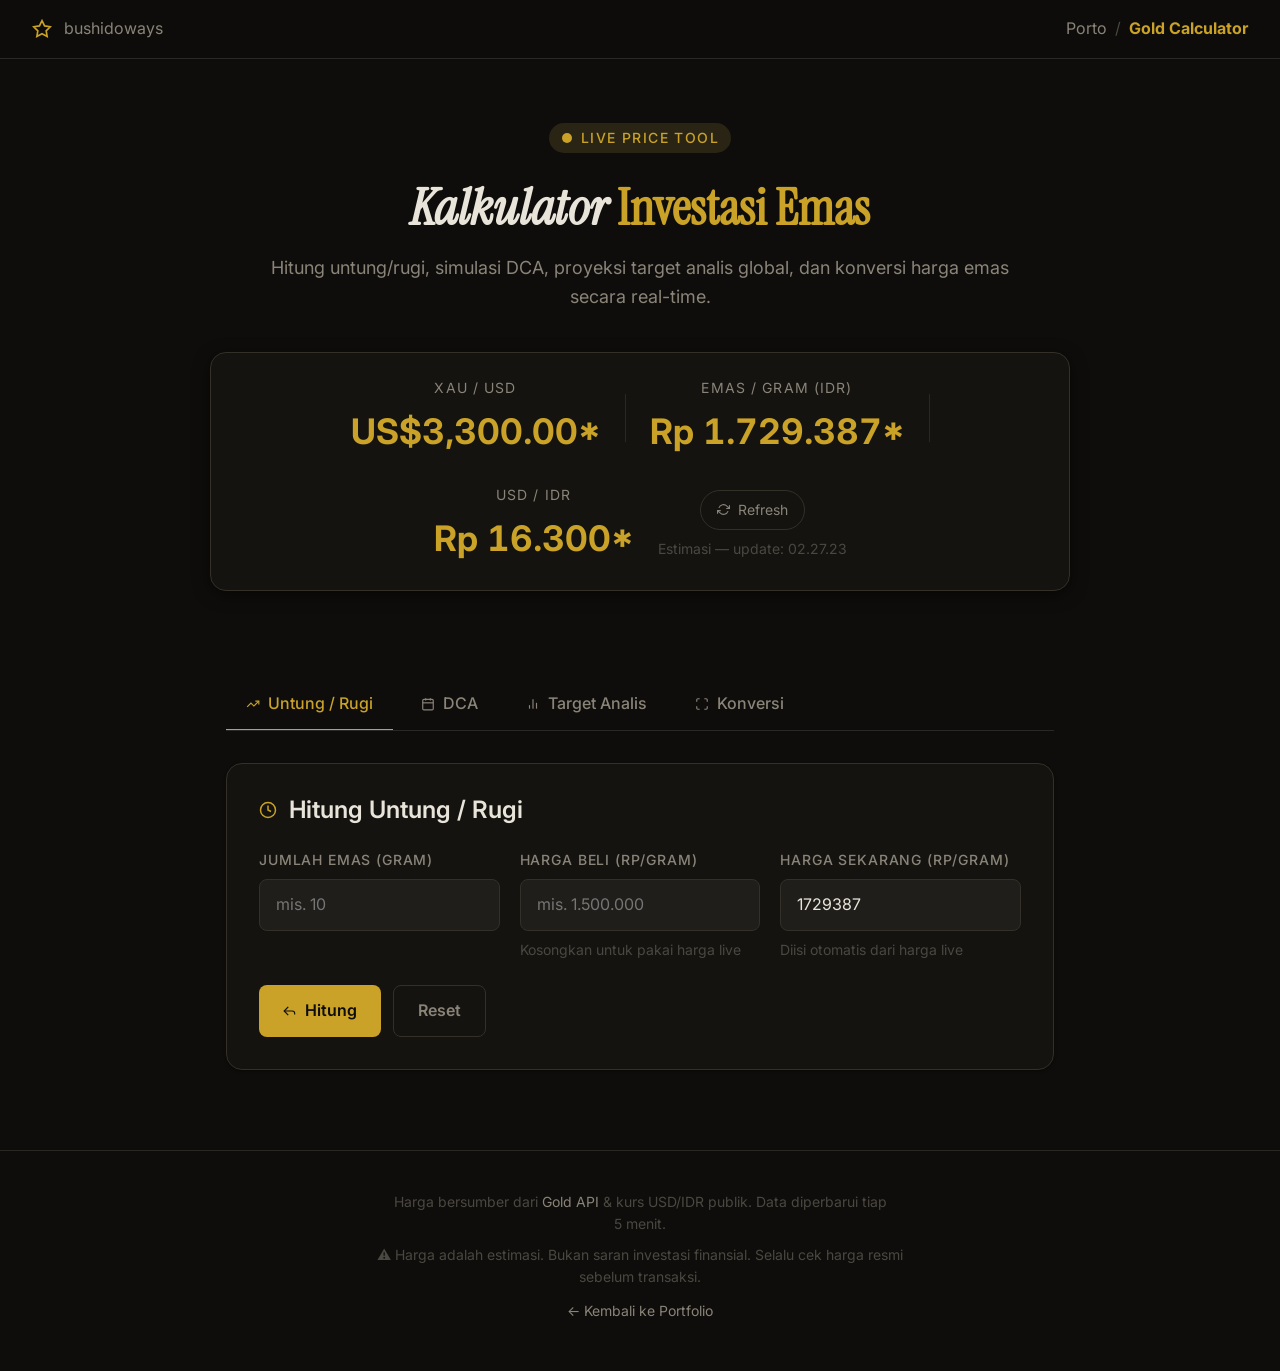
<file: tools/gold/index.html>
<!--
   _-=Created With Love=- _                   
| \ | ___ ._ _  ___  ___
|   |<_> || ' |/ . |<_-<
|_\_|<___||_|_|\_. |/__/
               <___'    
-->


<!DOCTYPE html>
<html lang="id" data-theme="dark">
<head>
<meta charset="UTF-8">
<meta name="viewport" content="width=device-width, initial-scale=1.0">
<title>Gold Calculator — Hehe</title>
<meta name="description" content="Kalkulator investasi emas real-time: untung/rugi, DCA, proyeksi analis, dan konversi harga.">
<link rel="icon" href="/favicon.svg" type="image/svg+xml">
<link rel="preconnect" href="https://fonts.googleapis.com">
<link rel="preconnect" href="https://fonts.gstatic.com" crossorigin>
<link href="https://fonts.googleapis.com/css2?family=Inter:wght@300..700&family=Instrument+Serif:ital@0;1&display=swap" rel="stylesheet">
<style>
*,*::before,*::after{box-sizing:border-box;margin:0;padding:0}
html{-webkit-font-smoothing:antialiased;scroll-behavior:smooth;scroll-padding-top:5rem}

:root,[data-theme="dark"]{
  --color-bg:#0e0d0b;
  --color-surface:#141310;
  --color-surface-2:#1a1915;
  --color-surface-offset:#1f1e1a;
  --color-surface-dynamic:#272520;
  --color-divider:#2a2825;
  --color-border:#333028;
  --color-text:#e8e4d9;
  --color-text-muted:#8a8478;
  --color-text-faint:#4a4840;
  --color-text-inverse:#0e0d0b;
  --color-primary:#c9a227;
  --color-primary-hover:#e0b830;
  --color-primary-active:#f0cc50;
  --color-primary-highlight:#2a2415;
  --color-success:#6daa45;
  --color-success-highlight:#1e2e15;
  --color-error:#d16060;
  --color-error-highlight:#2e1515;
  --shadow-sm:0 1px 3px rgba(0,0,0,0.4);
  --shadow-md:0 4px 16px rgba(0,0,0,0.5);
  --shadow-lg:0 12px 40px rgba(0,0,0,0.6);
  --radius-sm:0.375rem;
  --radius-md:0.5rem;
  --radius-lg:0.75rem;
  --radius-xl:1rem;
  --radius-full:9999px;
  --font-body:'Inter',sans-serif;
  --font-display:'Instrument Serif',Georgia,serif;
  --text-xs:clamp(0.75rem,0.7rem + 0.25vw,0.875rem);
  --text-sm:clamp(0.875rem,0.8rem + 0.35vw,1rem);
  --text-base:clamp(1rem,0.95rem + 0.25vw,1.125rem);
  --text-lg:clamp(1.125rem,1rem + 0.75vw,1.5rem);
  --text-xl:clamp(1.5rem,1.2rem + 1.25vw,2.25rem);
  --text-2xl:clamp(2rem,1.2rem + 2.5vw,3.5rem);
  --space-1:0.25rem;--space-2:0.5rem;--space-3:0.75rem;--space-4:1rem;
  --space-5:1.25rem;--space-6:1.5rem;--space-8:2rem;--space-10:2.5rem;
  --space-12:3rem;--space-16:4rem;--space-20:5rem;
  --transition:180ms cubic-bezier(0.16,1,0.3,1);
}

body{font-family:var(--font-body);font-size:var(--text-base);color:var(--color-text);background:var(--color-bg);min-height:100dvh;line-height:1.6}
img,svg{display:block;max-width:100%}
input,button,select{font:inherit;color:inherit}
h1,h2,h3,h4{text-wrap:balance;line-height:1.2}
p{text-wrap:pretty;max-width:72ch}
button{cursor:pointer;background:none;border:none}
a,button,[role="button"]{transition:color var(--transition),background var(--transition),border-color var(--transition),box-shadow var(--transition)}
:focus-visible{outline:2px solid var(--color-primary);outline-offset:3px;border-radius:var(--radius-sm)}

.nav{position:sticky;top:0;z-index:100;display:flex;align-items:center;justify-content:space-between;padding:var(--space-4) var(--space-8);background:rgba(14,13,11,0.88);backdrop-filter:blur(16px);border-bottom:1px solid var(--color-divider)}
.nav-brand{display:flex;align-items:center;gap:var(--space-3);text-decoration:none;font-size:var(--text-sm);color:var(--color-text-muted)}
.nav-brand:hover{color:var(--color-text)}
.nav-brand svg{color:var(--color-primary)}
.nav-breadcrumb{display:flex;align-items:center;gap:var(--space-2);font-size:var(--text-sm)}
.nav-breadcrumb a{color:var(--color-text-muted);text-decoration:none}
.nav-breadcrumb a:hover{color:var(--color-primary)}
.nav-breadcrumb span{color:var(--color-text-faint)}
.nav-breadcrumb strong{color:var(--color-primary)}

.hero{padding:var(--space-16) var(--space-8) var(--space-12);max-width:960px;margin-inline:auto;text-align:center}
.hero-eyebrow{display:inline-flex;align-items:center;gap:var(--space-2);font-size:var(--text-xs);font-weight:500;letter-spacing:0.1em;text-transform:uppercase;color:var(--color-primary);background:var(--color-primary-highlight);padding:var(--space-1) var(--space-3);border-radius:var(--radius-full);margin-bottom:var(--space-6)}
.hero-title{font-family:var(--font-display);font-size:var(--text-2xl);color:var(--color-text);margin-bottom:var(--space-4);font-style:italic}
.hero-title em{font-style:normal;color:var(--color-primary)}
.hero-subtitle{font-size:var(--text-base);color:var(--color-text-muted);margin-bottom:var(--space-10);margin-inline:auto}

.price-bar{display:flex;flex-wrap:wrap;align-items:center;justify-content:center;gap:var(--space-6);background:var(--color-surface);border:1px solid var(--color-border);border-radius:var(--radius-xl);padding:var(--space-6) var(--space-8);margin-bottom:var(--space-10);max-width:860px;margin-inline:auto;box-shadow:var(--shadow-md)}
.price-item{text-align:center}
.price-label{font-size:var(--text-xs);color:var(--color-text-muted);text-transform:uppercase;letter-spacing:0.08em;margin-bottom:var(--space-1)}
.price-value{font-size:var(--text-xl);font-weight:700;color:var(--color-primary);font-variant-numeric:tabular-nums;transition:color 0.3s}
.price-value.loading{color:var(--color-text-faint)}
.price-divider{width:1px;height:48px;background:var(--color-divider)}
.price-refresh-btn{display:inline-flex;align-items:center;gap:var(--space-2);font-size:var(--text-xs);color:var(--color-text-muted);border:1px solid var(--color-border);border-radius:var(--radius-full);padding:var(--space-2) var(--space-4);transition:all var(--transition)}
.price-refresh-btn:hover{color:var(--color-primary);border-color:var(--color-primary)}
.price-refresh-btn:disabled{opacity:0.5;cursor:not-allowed}
.price-status{font-size:var(--text-xs);color:var(--color-text-faint)}

/* spin icon */
@keyframes spin{to{transform:rotate(360deg)}}
.spinning{animation:spin 0.8s linear infinite}

.tabs-wrap{max-width:860px;margin-inline:auto;padding:0 var(--space-4)}
.tabs-nav{display:flex;gap:var(--space-2);border-bottom:1px solid var(--color-divider);margin-bottom:var(--space-8);overflow-x:auto;scrollbar-width:none}
.tabs-nav::-webkit-scrollbar{display:none}
.tab-btn{flex-shrink:0;font-size:var(--text-sm);font-weight:500;color:var(--color-text-muted);padding:var(--space-3) var(--space-5);border-radius:var(--radius-md) var(--radius-md) 0 0;border-bottom:2px solid transparent;margin-bottom:-1px;transition:all var(--transition);display:flex;align-items:center;gap:var(--space-2)}
.tab-btn:hover{color:var(--color-text)}
.tab-btn.active{color:var(--color-primary);border-bottom-color:var(--color-primary)}
.tab-panel{display:none}
.tab-panel.active{display:block}

.card{background:var(--color-surface);border:1px solid var(--color-border);border-radius:var(--radius-xl);padding:var(--space-8);box-shadow:var(--shadow-sm);margin-bottom:var(--space-6)}
.card-title{font-size:var(--text-lg);font-weight:600;color:var(--color-text);margin-bottom:var(--space-6);display:flex;align-items:center;gap:var(--space-3)}
.card-title svg{color:var(--color-primary)}

.form-grid{display:grid;grid-template-columns:repeat(auto-fill,minmax(200px,1fr));gap:var(--space-5)}
.form-group{display:flex;flex-direction:column;gap:var(--space-2)}
.form-label{font-size:var(--text-xs);font-weight:500;color:var(--color-text-muted);text-transform:uppercase;letter-spacing:0.06em}
.form-input{background:var(--color-surface-offset);border:1px solid var(--color-border);border-radius:var(--radius-md);padding:var(--space-3) var(--space-4);font-size:var(--text-sm);color:var(--color-text);width:100%;transition:border-color var(--transition),box-shadow var(--transition)}
.form-input:focus{outline:none;border-color:var(--color-primary);box-shadow:0 0 0 3px rgba(201,162,39,0.15)}
.form-hint{font-size:var(--text-xs);color:var(--color-text-faint)}

.btn{display:inline-flex;align-items:center;gap:var(--space-2);font-size:var(--text-sm);font-weight:600;padding:var(--space-3) var(--space-6);border-radius:var(--radius-md);transition:all var(--transition);cursor:pointer}
.btn-primary{background:var(--color-primary);color:var(--color-text-inverse);border:none}
.btn-primary:hover{background:var(--color-primary-hover)}
.btn-ghost{background:transparent;color:var(--color-text-muted);border:1px solid var(--color-border)}
.btn-ghost:hover{color:var(--color-text);border-color:var(--color-text-muted)}
.btn-actions{display:flex;gap:var(--space-3);margin-top:var(--space-6);flex-wrap:wrap}

.result-box{background:var(--color-surface-2);border:1px solid var(--color-border);border-radius:var(--radius-lg);padding:var(--space-6);margin-top:var(--space-6);display:none}
.result-box.visible{display:block}
.result-grid{display:grid;grid-template-columns:repeat(auto-fill,minmax(180px,1fr));gap:var(--space-4)}
.result-item-label{font-size:var(--text-xs);color:var(--color-text-muted);text-transform:uppercase;letter-spacing:0.06em;margin-bottom:var(--space-1)}
.result-item-value{font-size:var(--text-lg);font-weight:700;font-variant-numeric:tabular-nums}
.result-profit{color:var(--color-success)}
.result-loss{color:var(--color-error)}
.result-neutral{color:var(--color-text)}

.table-wrap{overflow-x:auto;margin-top:var(--space-6)}
table{border-collapse:collapse;width:100%;font-size:var(--text-sm)}
thead{border-bottom:1px solid var(--color-divider)}
th{text-align:left;padding:var(--space-3) var(--space-4);font-size:var(--text-xs);text-transform:uppercase;letter-spacing:0.06em;color:var(--color-text-muted);font-weight:500}
td{padding:var(--space-3) var(--space-4);border-bottom:1px solid var(--color-divider);font-variant-numeric:tabular-nums}
tr:last-child td{border-bottom:none}
tr:hover td{background:var(--color-surface-offset)}
.td-profit{color:var(--color-success)}
.td-loss{color:var(--color-error)}

.analyst-grid{display:grid;grid-template-columns:repeat(auto-fill,minmax(220px,1fr));gap:var(--space-4);margin-top:var(--space-6)}
.analyst-card{background:var(--color-surface-offset);border:1px solid var(--color-border);border-radius:var(--radius-lg);padding:var(--space-5)}
.analyst-name{font-size:var(--text-xs);font-weight:600;text-transform:uppercase;letter-spacing:0.08em;color:var(--color-text-muted);margin-bottom:var(--space-1)}
.analyst-target{font-size:var(--text-sm);color:var(--color-text-faint);margin-bottom:var(--space-3)}
.analyst-value{font-size:var(--text-lg);font-weight:700;color:var(--color-primary)}
.analyst-gain{font-size:var(--text-xs);color:var(--color-success);margin-top:var(--space-1)}

.conv-grid{display:grid;grid-template-columns:1fr auto 1fr;align-items:end;gap:var(--space-4);margin-bottom:var(--space-6)}
.conv-arrow{font-size:1.5rem;color:var(--color-primary);text-align:center;padding-bottom:var(--space-3)}
.conv-modes{display:flex;gap:var(--space-2);margin-bottom:var(--space-6);flex-wrap:wrap}
.conv-mode-btn{font-size:var(--text-xs);font-weight:500;padding:var(--space-2) var(--space-4);border-radius:var(--radius-full);border:1px solid var(--color-border);color:var(--color-text-muted);transition:all var(--transition)}
.conv-mode-btn:hover{color:var(--color-text)}
.conv-mode-btn.active{background:var(--color-primary-highlight);color:var(--color-primary);border-color:var(--color-primary)}

.footer{margin-top:var(--space-20);padding:var(--space-10) var(--space-8);border-top:1px solid var(--color-divider);text-align:center}
.footer p{font-size:var(--text-xs);color:var(--color-text-faint);max-width:60ch;margin-inline:auto;margin-bottom:var(--space-2)}
.footer a{color:var(--color-text-muted);text-decoration:none}
.footer a:hover{color:var(--color-primary)}

@media(max-width:640px){
  .nav{padding:var(--space-3) var(--space-4)}
  .hero{padding:var(--space-10) var(--space-4) var(--space-8)}
  .price-bar{padding:var(--space-4);gap:var(--space-4)}
  .price-divider{display:none}
  .tabs-wrap{padding:0 var(--space-3)}
  .card{padding:var(--space-5)}
  .conv-grid{grid-template-columns:1fr}
  .conv-arrow{display:none}
  .nav-breadcrumb{display:none}
}
</style>
</head>
<body>

<nav class="nav">
  <a href="/" class="nav-brand" target="_blank" rel="noopener">
    <svg width="20" height="20" viewBox="0 0 24 24" fill="none" stroke="currentColor" stroke-width="2"><polygon points="12 2 15.09 8.26 22 9.27 17 14.14 18.18 21.02 12 17.77 5.82 21.02 7 14.14 2 9.27 8.91 8.26 12 2"/></svg>
    bushidoways
  </a>
  <div class="nav-breadcrumb">
    <a href="/" target="_blank" rel="noopener">Porto</a>
    <span>/</span>
    <strong>Gold Calculator</strong>
  </div>
</nav>

<section class="hero">
  <div class="hero-eyebrow">
    <svg width="12" height="12" viewBox="0 0 24 24" fill="currentColor"><circle cx="12" cy="12" r="10"/></svg>
    Live Price Tool
  </div>
  <h1 class="hero-title">Kalkulator <em>Investasi Emas</em></h1>
  <p class="hero-subtitle">Hitung untung/rugi, simulasi DCA, proyeksi target analis global, dan konversi harga emas secara real-time.</p>

  <div class="price-bar">
    <div class="price-item">
      <div class="price-label">XAU / USD</div>
      <div class="price-value loading" id="px-usd">—</div>
    </div>
    <div class="price-divider"></div>
    <div class="price-item">
      <div class="price-label">Emas / Gram (IDR)</div>
      <div class="price-value loading" id="px-idr">—</div>
    </div>
    <div class="price-divider"></div>
    <div class="price-item">
      <div class="price-label">USD / IDR</div>
      <div class="price-value loading" id="px-kurs">—</div>
    </div>
    <div style="display:flex;flex-direction:column;align-items:center;gap:var(--space-2)">
      <button class="price-refresh-btn" id="refresh-btn" onclick="fetchPrices()">
        <svg id="refresh-icon" width="13" height="13" viewBox="0 0 24 24" fill="none" stroke="currentColor" stroke-width="2"><polyline points="23 4 23 10 17 10"/><polyline points="1 20 1 14 7 14"/><path d="M3.51 9a9 9 0 0 1 14.85-3.36L23 10M1 14l4.64 4.36A9 9 0 0 0 20.49 15"/></svg>
        Refresh
      </button>
      <span class="price-status" id="price-status">Memuat harga…</span>
    </div>
  </div>
</section>

<div class="tabs-wrap">
  <div class="tabs-nav" role="tablist">
    <button class="tab-btn active" onclick="switchTab(event,'untung')" role="tab">
      <svg width="14" height="14" viewBox="0 0 24 24" fill="none" stroke="currentColor" stroke-width="2"><polyline points="22 7 13.5 15.5 8.5 10.5 2 17"/><polyline points="16 7 22 7 22 13"/></svg>
      Untung / Rugi
    </button>
    <button class="tab-btn" onclick="switchTab(event,'dca')" role="tab">
      <svg width="14" height="14" viewBox="0 0 24 24" fill="none" stroke="currentColor" stroke-width="2"><rect x="3" y="4" width="18" height="18" rx="2"/><line x1="16" y1="2" x2="16" y2="6"/><line x1="8" y1="2" x2="8" y2="6"/><line x1="3" y1="10" x2="21" y2="10"/></svg>
      DCA
    </button>
    <button class="tab-btn" onclick="switchTab(event,'analis')" role="tab">
      <svg width="14" height="14" viewBox="0 0 24 24" fill="none" stroke="currentColor" stroke-width="2"><line x1="18" y1="20" x2="18" y2="10"/><line x1="12" y1="20" x2="12" y2="4"/><line x1="6" y1="20" x2="6" y2="14"/></svg>
      Target Analis
    </button>
    <button class="tab-btn" onclick="switchTab(event,'konversi')" role="tab">
      <svg width="14" height="14" viewBox="0 0 24 24" fill="none" stroke="currentColor" stroke-width="2"><path d="M8 3H5a2 2 0 0 0-2 2v3m18 0V5a2 2 0 0 0-2-2h-3m0 18h3a2 2 0 0 0 2-2v-3M3 16v3a2 2 0 0 0 2 2h3"/></svg>
      Konversi
    </button>
  </div>

  <div class="tab-panel active" id="tab-untung">
    <div class="card">
      <h2 class="card-title">
        <svg width="18" height="18" viewBox="0 0 24 24" fill="none" stroke="currentColor" stroke-width="2"><circle cx="12" cy="12" r="10"/><path d="M12 6v6l4 2"/></svg>
        Hitung Untung / Rugi
      </h2>
      <div class="form-grid">
        <div class="form-group">
          <label class="form-label" for="ur-gram">Jumlah Emas (gram)</label>
          <input class="form-input" type="number" id="ur-gram" placeholder="mis. 10" min="0" step="0.01">
        </div>
        <div class="form-group">
          <label class="form-label" for="ur-beli">Harga Beli (Rp/gram)</label>
          <input class="form-input" type="number" id="ur-beli" placeholder="mis. 1.500.000" min="0" step="1000">
          <span class="form-hint">Kosongkan untuk pakai harga live</span>
        </div>
        <div class="form-group">
          <label class="form-label" for="ur-sekarang">Harga Sekarang (Rp/gram)</label>
          <input class="form-input" type="number" id="ur-sekarang" placeholder="Auto dari live price">
          <span class="form-hint">Diisi otomatis dari harga live</span>
        </div>
      </div>
      <div class="btn-actions">
        <button class="btn btn-primary" onclick="hitungUR()">
          <svg width="14" height="14" viewBox="0 0 24 24" fill="none" stroke="currentColor" stroke-width="2"><polyline points="9 19 2 12 9 5"/><path d="M20 18v-2a4 4 0 0 0-4-4H2"/></svg>
          Hitung
        </button>
        <button class="btn btn-ghost" onclick="resetUR()">Reset</button>
      </div>
      <div class="result-box" id="result-ur"><div class="result-grid" id="result-ur-grid"></div></div>
    </div>
  </div>

  <div class="tab-panel" id="tab-dca">
    <div class="card">
      <h2 class="card-title">
        <svg width="18" height="18" viewBox="0 0 24 24" fill="none" stroke="currentColor" stroke-width="2"><rect x="3" y="4" width="18" height="18" rx="2"/><line x1="16" y1="2" x2="16" y2="6"/><line x1="8" y1="2" x2="8" y2="6"/><line x1="3" y1="10" x2="21" y2="10"/></svg>
        Simulasi DCA Bulanan
      </h2>
      <div class="form-grid">
        <div class="form-group">
          <label class="form-label" for="dca-rutin">Beli Rutin / Bulan (Rp)</label>
          <input class="form-input" type="number" id="dca-rutin" placeholder="mis. 500000" min="0" step="10000">
        </div>
        <div class="form-group">
          <label class="form-label" for="dca-bulan">Durasi (Bulan)</label>
          <input class="form-input" type="number" id="dca-bulan" placeholder="mis. 12" min="1" max="240">
        </div>
        <div class="form-group">
          <label class="form-label" for="dca-harga-awal">Harga Emas Awal (Rp/gram)</label>
          <input class="form-input" type="number" id="dca-harga-awal" placeholder="Auto dari live">
          <span class="form-hint">Diisi otomatis dari harga live</span>
        </div>
        <div class="form-group">
          <label class="form-label" for="dca-naik">Estimasi Kenaikan/Bulan (%)</label>
          <input class="form-input" type="number" id="dca-naik" placeholder="mis. 0.8" step="0.1">
          <span class="form-hint">Historis rata-rata ~0.5–1%/bln</span>
        </div>
      </div>
      <div class="btn-actions">
        <button class="btn btn-primary" onclick="hitungDCA()">Hitung DCA</button>
        <button class="btn btn-ghost" onclick="resetDCA()">Reset</button>
      </div>
      <div class="result-box" id="result-dca">
        <div class="result-grid" id="result-dca-summary"></div>
        <div class="table-wrap" id="result-dca-table"></div>
      </div>
    </div>
  </div>

  <div class="tab-panel" id="tab-analis">
    <div class="card">
      <h2 class="card-title">
        <svg width="18" height="18" viewBox="0 0 24 24" fill="none" stroke="currentColor" stroke-width="2"><line x1="18" y1="20" x2="18" y2="10"/><line x1="12" y1="20" x2="12" y2="4"/><line x1="6" y1="20" x2="6" y2="14"/></svg>
        Proyeksi Target Analis Global
      </h2>
      <div class="form-grid" style="margin-bottom:var(--space-4)">
        <div class="form-group">
          <label class="form-label" for="an-gram">Kepemilikan Emas (gram)</label>
          <input class="form-input" type="number" id="an-gram" placeholder="mis. 50" min="0" step="0.01">
        </div>
        <div class="form-group">
          <label class="form-label" for="an-harga">Harga Beli (Rp/gram)</label>
          <input class="form-input" type="number" id="an-harga" placeholder="Auto dari live">
          <span class="form-hint">Harga saat kamu beli</span>
        </div>
      </div>
      <div class="btn-actions">
        <button class="btn btn-primary" onclick="hitungAnalis()">Proyeksikan</button>
        <button class="btn btn-ghost" onclick="resetAnalis()">Reset</button>
      </div>
      <div class="result-box" id="result-analis">
        <p style="font-size:var(--text-xs);color:var(--color-text-faint);margin-bottom:var(--space-5)">Target harga XAU/USD dari lembaga riset global 2025–2026. Bukan saran investasi.</p>
        <div class="analyst-grid" id="analyst-cards"></div>
      </div>
    </div>
  </div>

  <div class="tab-panel" id="tab-konversi">
    <div class="card">
      <h2 class="card-title">
        <svg width="18" height="18" viewBox="0 0 24 24" fill="none" stroke="currentColor" stroke-width="2"><path d="M8 3H5a2 2 0 0 0-2 2v3m18 0V5a2 2 0 0 0-2-2h-3m0 18h3a2 2 0 0 0 2-2v-3M3 16v3a2 2 0 0 0 2 2h3"/></svg>
        Konversi Satuan &amp; Mata Uang
      </h2>
      <div class="conv-modes">
        <button class="conv-mode-btn active" onclick="setConvMode(event,'gram-idr')">Gram → IDR</button>
        <button class="conv-mode-btn" onclick="setConvMode(event,'idr-gram')">IDR → Gram</button>
        <button class="conv-mode-btn" onclick="setConvMode(event,'oz-gram')">Oz → Gram</button>
        <button class="conv-mode-btn" onclick="setConvMode(event,'gram-oz')">Gram → Oz</button>
        <button class="conv-mode-btn" onclick="setConvMode(event,'usd-gram')">USD → Gram</button>
      </div>
      <div class="conv-grid">
        <div class="form-group">
          <label class="form-label" id="conv-from-label">Gram</label>
          <input class="form-input" type="number" id="conv-input" placeholder="0" min="0" step="any" oninput="hitungKonversi()">
        </div>
        <div class="conv-arrow">→</div>
        <div class="form-group">
          <label class="form-label" id="conv-to-label">IDR</label>
          <input class="form-input" type="text" id="conv-output" readonly placeholder="—" style="background:var(--color-surface-dynamic);cursor:default">
        </div>
      </div>
      <div class="result-box visible" style="display:block">
        <p style="font-size:var(--text-xs);color:var(--color-text-muted)" id="konversi-info">Menggunakan harga live. Isi input untuk mulai konversi.</p>
      </div>
    </div>
  </div>
</div>

<footer class="footer">
  <p>Harga bersumber dari <a href="https://www.goldapi.io" target="_blank" rel="noopener">Gold API</a> &amp; kurs USD/IDR publik. Data diperbarui tiap 5 menit.</p>
  <p style="margin-top:var(--space-1)">⚠️ Harga adalah estimasi. Bukan saran investasi finansial. Selalu cek harga resmi sebelum transaksi.</p>
  <p style="margin-top:var(--space-3)"><a href="/" target="_blank" rel="noopener">← Kembali ke Portfolio</a></p>
</footer>

<script>
const OZ_TO_GRAM = 31.1035;
let liveUSD = 0, liveIDR = 0, liveKurs = 16300;
let convMode = 'gram-idr';
let isFetching = false;

const analysts = [
  {name:'Goldman Sachs',   target:3300, period:'2025'},
  {name:'JP Morgan',       target:3675, period:'2025'},
  {name:'Citigroup',       target:3000, period:'2025'},
  {name:'UBS',             target:3200, period:'2025'},
  {name:'Bank of America', target:3500, period:'2025'},
  {name:'Deutsche Bank',   target:2800, period:'2025'},
  {name:'ANZ Research',    target:3100, period:'2025'},
  {name:'WisdomTree',      target:3030, period:'Q4 2025'},
];

const fmtIDR  = n => 'Rp ' + Math.round(n).toLocaleString('id-ID');
const fmtUSD  = n => 'US$' + n.toLocaleString('en-US',{minimumFractionDigits:2,maximumFractionDigits:2});
const fmtGram = n => n.toLocaleString('id-ID',{minimumFractionDigits:4,maximumFractionDigits:4}) + ' gr';

// ── FETCH dengan timeout helper ──
function fetchWithTimeout(url, ms = 5000) {
  const ctrl = new AbortController();
  const id = setTimeout(() => ctrl.abort(), ms);
  return fetch(url, { signal: ctrl.signal }).finally(() => clearTimeout(id));
}

async function fetchPrices() {
  if (isFetching) return;
  isFetching = true;

  const btn  = document.getElementById('refresh-btn');
  const icon = document.getElementById('refresh-icon');
  const status = document.getElementById('price-status');

  btn.disabled = true;
  icon.classList.add('spinning');
  status.textContent = 'Memuat harga…';
  ['px-usd','px-idr','px-kurs'].forEach(id => {
    const el = document.getElementById(id);
    el.textContent = '…';
    el.classList.add('loading');
  });

  // ── PARALLEL FETCH ── kedua request jalan bareng, timeout 5 detik
  const [goldRes, kursRes] = await Promise.allSettled([
    fetchWithTimeout('https://api.gold-api.com/price/XAU', 5000),
    fetchWithTimeout('https://open.er-api.com/v6/latest/USD', 5000),
  ]);

  // Parse gold
  try {
    if (goldRes.status === 'fulfilled' && goldRes.value.ok) {
      const d = await goldRes.value.json();
      liveUSD = d.price || d.Price || 0;
    }
  } catch(_) {}

  // Parse kurs — fallback ke hardcoded kalau gagal/timeout
  try {
    if (kursRes.status === 'fulfilled' && kursRes.value.ok) {
      const d = await kursRes.value.json();
      liveKurs = d.rates?.IDR || 16300;
    }
  } catch(_) { liveKurs = 16300; }

  // Fallback kalau gold juga gagal
  if (!liveUSD) liveUSD = 3300;

  liveIDR = (liveUSD / OZ_TO_GRAM) * liveKurs;

  const goldFailed = goldRes.status !== 'fulfilled';
  const kursFailed = kursRes.status !== 'fulfilled';
  const suffix = (goldFailed || kursFailed) ? '*' : '';

  document.getElementById('px-usd').textContent  = fmtUSD(liveUSD) + suffix;
  document.getElementById('px-idr').textContent  = fmtIDR(liveIDR) + suffix;
  document.getElementById('px-kurs').textContent = 'Rp ' + Math.round(liveKurs).toLocaleString('id-ID') + suffix;
  ['px-usd','px-idr','px-kurs'].forEach(id => document.getElementById(id).classList.remove('loading'));

  const now = new Date().toLocaleTimeString('id-ID');
  status.textContent = suffix ? 'Estimasi — update: ' + now : 'Update: ' + now;

  icon.classList.remove('spinning');
  btn.disabled = false;
  isFetching = false;

  autoFill();
}

function autoFill() {
  const v = Math.round(liveIDR);
  ['ur-sekarang','dca-harga-awal','an-harga'].forEach(id => {
    const el = document.getElementById(id);
    if (!el.value) el.value = v;
  });
  hitungKonversi();
}

function switchTab(e, name) {
  document.querySelectorAll('.tab-panel').forEach(p => p.classList.remove('active'));
  document.querySelectorAll('.tab-btn').forEach(b => b.classList.remove('active'));
  document.getElementById('tab-' + name).classList.add('active');
  e.currentTarget.classList.add('active');
}

function hitungUR() {
  const gram = parseFloat(document.getElementById('ur-gram').value);
  const beli = parseFloat(document.getElementById('ur-beli').value) || liveIDR;
  const now  = parseFloat(document.getElementById('ur-sekarang').value) || liveIDR;
  if (!gram || !beli) return alert('Isi jumlah gram dan harga beli ya!');
  const modal = gram * beli, nilaiNow = gram * now;
  const delta = nilaiNow - modal, pct = (delta/modal)*100;
  const ip = delta >= 0;
  document.getElementById('result-ur').classList.add('visible');
  document.getElementById('result-ur-grid').innerHTML = [
    {l:'Modal Total',      v:fmtIDR(modal),          c:'result-neutral'},
    {l:'Nilai Sekarang',   v:fmtIDR(nilaiNow),       c:'result-neutral'},
    {l:ip?'Keuntungan':'Kerugian', v:fmtIDR(Math.abs(delta)), c:ip?'result-profit':'result-loss'},
    {l:'Return (%)',       v:(ip?'+':'')+pct.toFixed(2)+'%', c:ip?'result-profit':'result-loss'},
    {l:'Harga Beli/gram', v:fmtIDR(beli),            c:'result-neutral'},
    {l:'Harga Kini/gram', v:fmtIDR(now),             c:'result-neutral'},
  ].map(i=>`<div class="result-item"><div class="result-item-label">${i.l}</div><div class="result-item-value ${i.c}">${i.v}</div></div>`).join('');
}
function resetUR(){['ur-gram','ur-beli','ur-sekarang'].forEach(id=>document.getElementById(id).value='');document.getElementById('result-ur').classList.remove('visible');autoFill();}

function hitungDCA() {
  const rutin=parseFloat(document.getElementById('dca-rutin').value);
  const bulan=parseInt(document.getElementById('dca-bulan').value);
  const hargaAwal=parseFloat(document.getElementById('dca-harga-awal').value)||liveIDR;
  const naik=parseFloat(document.getElementById('dca-naik').value)||0;
  if(!rutin||!bulan) return alert('Isi nominal rutin dan durasi bulan!');
  let totalModal=0,totalGram=0;
  const rows=[];
  for(let i=1;i<=bulan;i++){
    const h=hargaAwal*Math.pow(1+naik/100,i-1);
    const g=rutin/h;
    totalModal+=rutin;totalGram+=g;
    rows.push({bulan:i,harga:h,gram:g,totalGram,totalModal,nilaiKini:totalGram*h});
  }
  const hAkhir=hargaAwal*Math.pow(1+naik/100,bulan-1);
  const nilaiAkhir=totalGram*hAkhir;
  const delta=nilaiAkhir-totalModal,pct=(delta/totalModal)*100,ip=delta>=0;
  document.getElementById('result-dca').classList.add('visible');
  document.getElementById('result-dca-summary').innerHTML=[
    {l:'Total Modal',     v:fmtIDR(totalModal),              c:'result-neutral'},
    {l:'Total Gram',      v:fmtGram(totalGram),              c:'result-neutral'},
    {l:'Nilai Akhir',     v:fmtIDR(nilaiAkhir),              c:'result-neutral'},
    {l:ip?'Keuntungan':'Kerugian', v:fmtIDR(Math.abs(delta)),c:ip?'result-profit':'result-loss'},
    {l:'Total Return',    v:(ip?'+':'')+pct.toFixed(2)+'%',  c:ip?'result-profit':'result-loss'},
    {l:'Avg Harga/gram',  v:fmtIDR(totalModal/totalGram),    c:'result-neutral'},
  ].map(i=>`<div class="result-item"><div class="result-item-label">${i.l}</div><div class="result-item-value ${i.c}">${i.v}</div></div>`).join('');
  const show=rows.length>24?rows.filter((_,i)=>i%Math.ceil(rows.length/24)===0):rows;
  document.getElementById('result-dca-table').innerHTML=`<table><thead><tr><th>Bulan</th><th>Harga/gram</th><th>Gram Dibeli</th><th>Total Gram</th><th>Total Modal</th><th>Nilai Kini</th></tr></thead><tbody>${show.map(r=>`<tr><td>${r.bulan}</td><td>${fmtIDR(r.harga)}</td><td>${r.gram.toFixed(4)}</td><td>${r.totalGram.toFixed(4)}</td><td>${fmtIDR(r.totalModal)}</td><td class="${r.nilaiKini>=r.totalModal?'td-profit':'td-loss'}">${fmtIDR(r.nilaiKini)}</td></tr>`).join('')}</tbody></table>`;
}
function resetDCA(){['dca-rutin','dca-bulan','dca-harga-awal','dca-naik'].forEach(id=>document.getElementById(id).value='');document.getElementById('result-dca').classList.remove('visible');autoFill();}

function hitungAnalis(){
  const gram=parseFloat(document.getElementById('an-gram').value);
  const hargaBeli=parseFloat(document.getElementById('an-harga').value)||liveIDR;
  if(!gram) return alert('Isi jumlah gram kepemilikan!');
  const modal=gram*hargaBeli;
  document.getElementById('result-analis').classList.add('visible');
  document.getElementById('analyst-cards').innerHTML=analysts.map(a=>{
    const ht=(a.target/OZ_TO_GRAM)*liveKurs;
    const nv=gram*ht,gain=nv-modal,pct=(gain/modal)*100;
    return `<div class="analyst-card"><div class="analyst-name">${a.name}</div><div class="analyst-target">Target XAU: US$${a.target.toLocaleString()} (${a.period})</div><div class="analyst-value">${fmtIDR(nv)}</div><div class="analyst-gain">${pct>=0?'+':''}${fmtIDR(gain)} (${pct>=0?'+':''}${pct.toFixed(1)}%)</div></div>`;
  }).join('');
}
function resetAnalis(){['an-gram','an-harga'].forEach(id=>document.getElementById(id).value='');document.getElementById('result-analis').classList.remove('visible');autoFill();}

function setConvMode(e,mode){
  convMode=mode;
  document.querySelectorAll('.conv-mode-btn').forEach(b=>b.classList.remove('active'));
  e.currentTarget.classList.add('active');
  const labels={'gram-idr':['Gram','IDR (Rupiah)'],'idr-gram':['IDR (Rupiah)','Gram'],'oz-gram':['Troy Ounce (oz)','Gram'],'gram-oz':['Gram','Troy Ounce (oz)'],'usd-gram':['USD','Gram']};
  const [f,t]=labels[mode];
  document.getElementById('conv-from-label').textContent=f;
  document.getElementById('conv-to-label').textContent=t;
  document.getElementById('conv-input').value='';
  document.getElementById('conv-output').value='';
  document.getElementById('konversi-info').textContent='Isi input untuk mulai konversi.';
}

function hitungKonversi(){
  const v=parseFloat(document.getElementById('conv-input').value);
  if(!v||v<=0){document.getElementById('conv-output').value='';return;}
  let out='',info='';
  if(convMode==='gram-idr'){out=fmtIDR(v*liveIDR);info=`${v} gram × ${fmtIDR(liveIDR)}/gram`;}
  else if(convMode==='idr-gram'){out=(v/liveIDR).toFixed(6)+' gram';info=`${fmtIDR(v)} ÷ ${fmtIDR(liveIDR)}/gram`;}
  else if(convMode==='oz-gram'){out=(v*OZ_TO_GRAM).toFixed(4)+' gram';info=`${v} oz × 31.1035`;}
  else if(convMode==='gram-oz'){out=(v/OZ_TO_GRAM).toFixed(6)+' oz';info=`${v} gram ÷ 31.1035`;}
  else if(convMode==='usd-gram'){const ppg=liveUSD/OZ_TO_GRAM;out=(v/ppg).toFixed(6)+' gram';info=`${v} USD ÷ $${ppg.toFixed(2)}/gram`;}
  document.getElementById('conv-output').value=out;
  document.getElementById('konversi-info').textContent=info;
}

// Init
fetchPrices();
setInterval(fetchPrices, 5*60*1000);
</script>
</body>
</html>
</file>
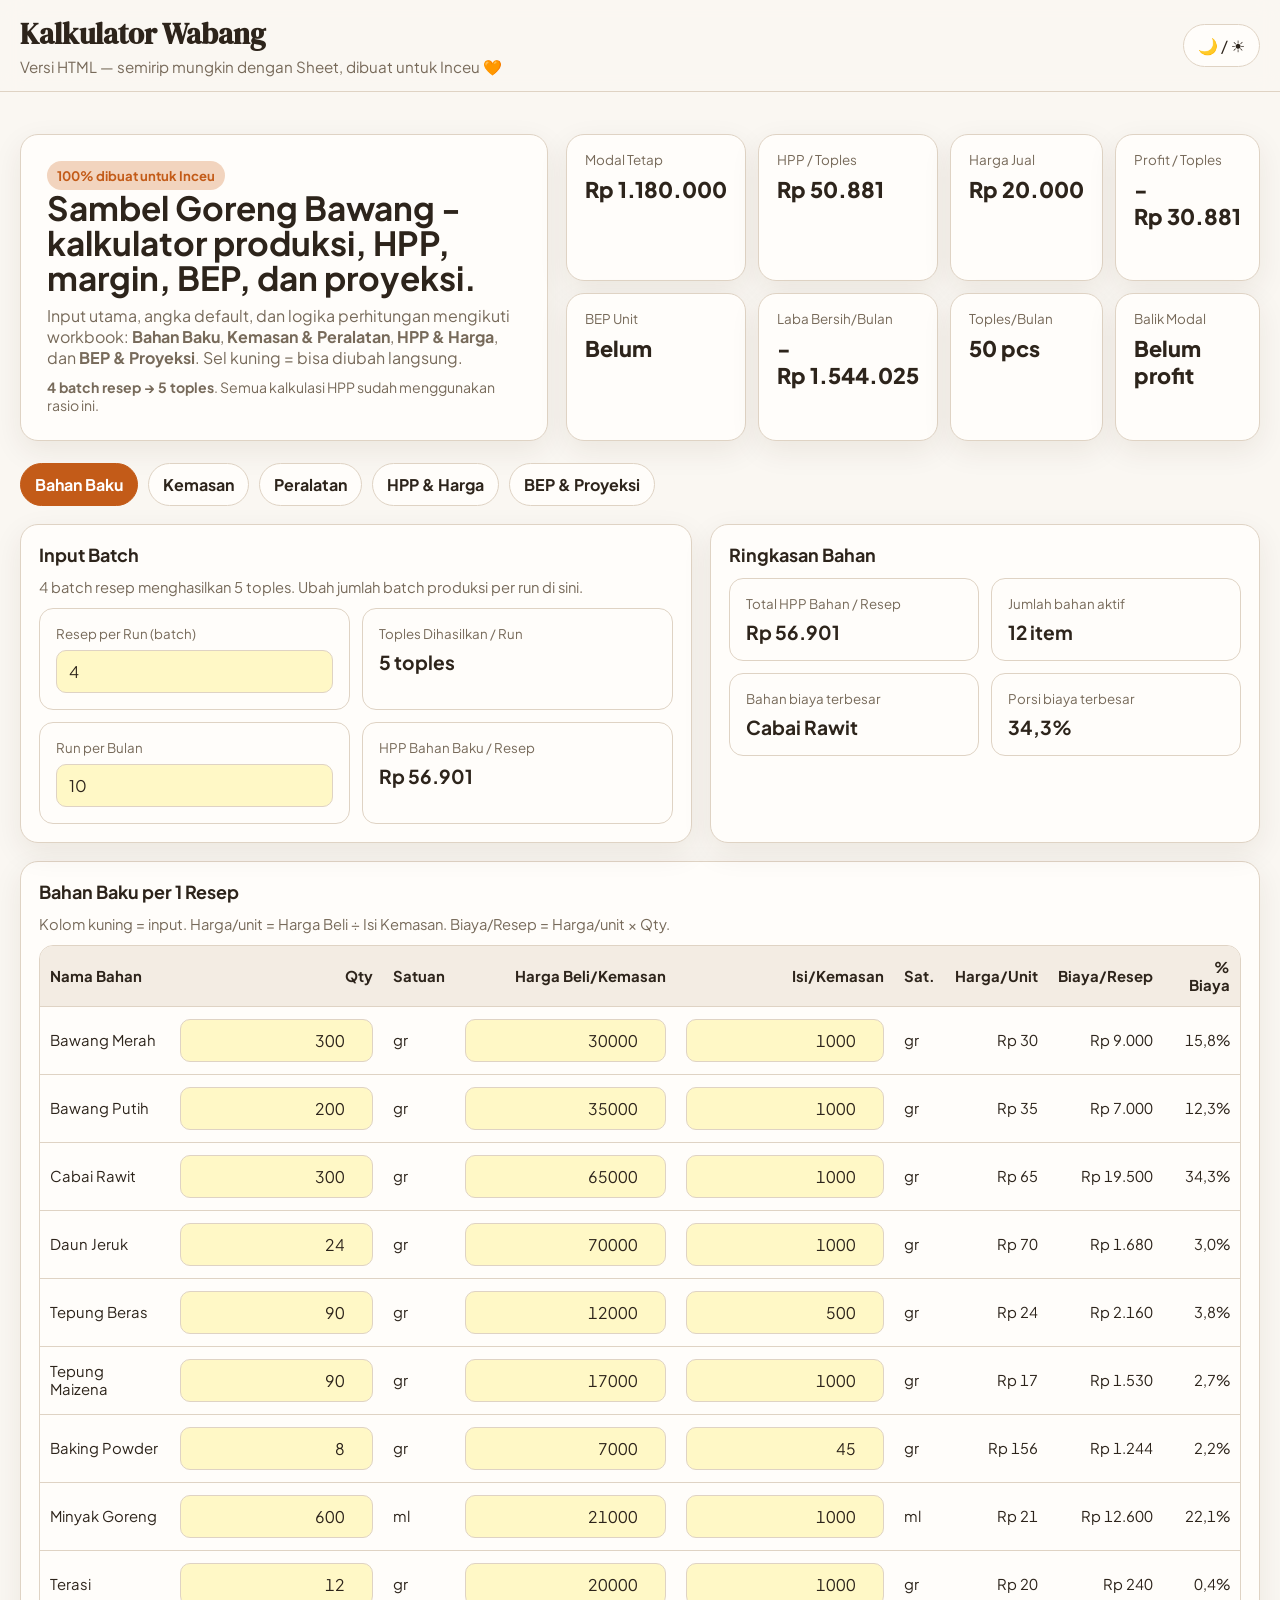
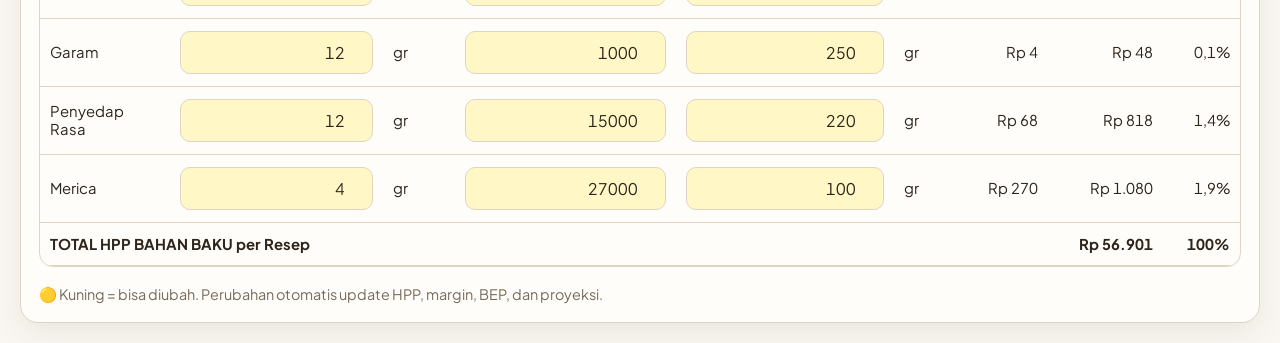
<file: tools/kalkulator-modal/index.html>
<!--
   _-=Created With Love=- _
| \ | ___ ._ _  ___  ___
|   |<_> || ' |/ . |<_-<
|_\_|<___||_|_|\_. |/__/
               <___'
-->
<!-- Dibuat untuk Ceuna ! -->

<!DOCTYPE html>
<html lang="id" data-theme="light">
<head>
<meta charset="UTF-8">
<meta name="viewport" content="width=device-width, initial-scale=1.0">
<title>Kalkulator Wabang Sinkron for Inceu</title>
<link rel="preconnect" href="https://fonts.googleapis.com">
<link rel="preconnect" href="https://fonts.gstatic.com" crossorigin>
<link href="https://fonts.googleapis.com/css2?family=Plus+Jakarta+Sans:wght@400;500;600;700;800&family=DM+Serif+Display&display=swap" rel="stylesheet">
<style>
:root, [data-theme="light"] {
  --bg:#faf7f2; --surface:#fffdfa; --surface-2:#f3ece3; --line:#dfd3c4; --text:#2d241b; --muted:#776a5a;
  --primary:#c35b18; --primary-2:#f2d4be; --success:#2f7a3f; --warn:#a97c0d; --danger:#a53b31;
  --shadow:0 10px 30px rgba(68,42,15,.08); --radius:18px;
}
[data-theme="dark"] {
  --bg:#18120d; --surface:#221a14; --surface-2:#2d2219; --line:#413224; --text:#eee1d1; --muted:#aa9987;
  --primary:#ea8444; --primary-2:#3a271c; --success:#69b178; --warn:#e0b23c; --danger:#ea7a72;
  --shadow:0 10px 30px rgba(0,0,0,.28);
}
*{box-sizing:border-box} html{scroll-behavior:smooth} body{margin:0;font-family:'Plus Jakarta Sans',system-ui,sans-serif;background:var(--bg);color:var(--text)}
button,input{font:inherit} button{cursor:pointer}
.shell{max-width:1400px;margin:0 auto;padding:20px}
.topbar{position:sticky;top:0;z-index:20;background:color-mix(in srgb, var(--bg) 82%, transparent);backdrop-filter:blur(10px);border-bottom:1px solid var(--line)}
.topbar-inner{max-width:1400px;margin:0 auto;padding:14px 20px;display:flex;gap:14px;align-items:center;justify-content:space-between}
.brand h1{margin:0;font-family:'DM Serif Display',serif;font-size:clamp(1.8rem,2vw,2.4rem)}.brand p{margin:3px 0 0;color:var(--muted);font-size:.95rem}
.toggle{border:1px solid var(--line);background:var(--surface);border-radius:999px;padding:10px 14px;color:var(--text)}
.hero{display:grid;grid-template-columns:1.2fr .8fr;gap:18px;margin:22px 0}
.card{background:var(--surface);border:1px solid var(--line);border-radius:var(--radius);box-shadow:var(--shadow)}
.hero .intro{padding:26px}.hero .intro h2{margin:0 0 10px;font-size:clamp(1.6rem,2.6vw,3rem);line-height:1.05}.hero .intro p{margin:0;color:var(--muted);max-width:70ch}
.kpi-grid{display:grid;grid-template-columns:repeat(4,1fr);gap:12px}.kpi{padding:16px 18px}.kpi .label{font-size:.84rem;color:var(--muted);margin-bottom:8px}.kpi .value{font-size:1.35rem;font-weight:800}
.nav{display:flex;flex-wrap:wrap;gap:10px;margin:18px 0}.nav button{border:1px solid var(--line);background:var(--surface);border-radius:999px;padding:10px 14px;font-weight:700;color:var(--text)}.nav button.active{background:var(--primary);color:#fff;border-color:var(--primary)}
.view{display:none}.view.active{display:block}.grid-2{display:grid;grid-template-columns:1.1fr .9fr;gap:18px}
.section{padding:18px}.section h3{margin:0 0 12px;font-size:1.12rem}.section p.note{margin:0 0 12px;color:var(--muted);font-size:.92rem}
.table-wrap{overflow:auto;border:1px solid var(--line);border-radius:14px}
table{width:100%;border-collapse:collapse;min-width:720px}
th,td{padding:12px 10px;border-bottom:1px solid var(--line);text-align:left;font-size:.93rem;vertical-align:middle}
thead th{background:var(--surface-2);position:sticky;top:0;z-index:1}
tbody tr:hover{background:color-mix(in srgb, var(--primary-2) 40%, transparent)}
td.num,th.num{text-align:right;font-variant-numeric:tabular-nums}
td.num .input{min-width:70px;text-align:right}
td:first-child{min-width:110px}
.input{width:100%;padding:10px 12px;border:1px solid var(--line);border-radius:10px;background:#fff8c6;color:#2d241b;font-size:16px;-webkit-appearance:none;appearance:none;min-width:0}
[data-theme="dark"] .input{background:#5d4a17;color:#fff1bd;border-color:#86631e}
.pill{display:inline-flex;align-items:center;padding:6px 10px;border-radius:999px;background:var(--primary-2);color:var(--primary);font-weight:700;font-size:.82rem}
.stat-list{display:grid;grid-template-columns:repeat(2,1fr);gap:12px}
.stat{padding:16px;border:1px solid var(--line);border-radius:14px;background:var(--surface)}.stat small{display:block;color:var(--muted);margin-bottom:8px}.stat strong{font-size:1.2rem}
.footer-note{margin-top:18px;color:var(--muted);font-size:.9rem}
.badge-note{background:var(--primary-2);color:var(--primary);border-radius:8px;padding:10px 14px;font-size:.88rem;margin-bottom:14px;font-weight:600}
@media(max-width:1100px){.hero,.grid-2{grid-template-columns:1fr}.kpi-grid{grid-template-columns:repeat(2,1fr)}.stat-list{grid-template-columns:1fr}}
@media(max-width:640px){.shell{padding:14px}.topbar-inner{padding:12px 14px;flex-direction:column}.kpi-grid{grid-template-columns:1fr}table{min-width:580px}.stat-list{grid-template-columns:1fr}.stat input.input{font-size:16px;padding:10px}.table-wrap::after{content:'← geser →';display:block;text-align:center;font-size:.78rem;color:var(--muted);padding:6px 0;border-top:1px solid var(--line)}}
</style>
</head>
<body>
<div class="topbar"><div class="topbar-inner">
  <div class="brand"><h1>Kalkulator Wabang</h1><p>Versi HTML — semirip mungkin dengan Sheet, dibuat untuk Inceu 🧡</p></div>
  <button class="toggle" id="themeToggle">🌙 / ☀️</button>
</div></div>

<div class="shell">
<section class="hero">
  <div class="card intro">
    <span class="pill">100% dibuat untuk Inceu</span>
    <h2>Sambel Goreng Bawang - kalkulator produksi, HPP, margin, BEP, dan proyeksi.</h2>
    <p>Input utama, angka default, dan logika perhitungan mengikuti workbook: <b>Bahan Baku</b>, <b>Kemasan &amp; Peralatan</b>, <b>HPP &amp; Harga</b>, dan <b>BEP &amp; Proyeksi</b>. Sel kuning = bisa diubah langsung.</p>
    <p style="margin-top:10px;color:var(--muted);font-size:.88rem"><b>4 batch resep → 5 toples</b>. Semua kalkulasi HPP sudah menggunakan rasio ini.</p>
  </div>
  <div class="kpi-grid" id="kpiGrid"></div>
</section>

<nav class="nav" id="tabNav">
  <button class="active" data-tab="bahan">Bahan Baku</button>
  <button data-tab="kemasan">Kemasan</button>
  <button data-tab="peralatan">Peralatan</button>
  <button data-tab="hpp">HPP &amp; Harga</button>
  <button data-tab="bep">BEP &amp; Proyeksi</button>
</nav>

<!-- TAB BAHAN BAKU -->
<section class="view active" id="view-bahan">
  <div class="grid-2">
    <div class="card section">
      <h3>Input Batch</h3>
      <p class="note">4 batch resep menghasilkan 5 toples. Ubah jumlah batch produksi per run di sini.</p>
      <div class="stat-list">
        <label class="stat"><small>Resep per Run (batch)</small><input id="recipesPerRun" class="input" type="number" min="1" step="1"></label>
        <div class="stat"><small>Toples Dihasilkan / Run</small><strong id="jarsPerRun"></strong></div>
        <label class="stat"><small>Run per Bulan</small><input id="runsPerMonth" class="input" type="number" min="0" step="1"></label>
        <div class="stat"><small>HPP Bahan Baku / Resep</small><strong id="materialsPerRecipe"></strong></div>
      </div>
    </div>
    <div class="card section">
      <h3>Ringkasan Bahan</h3>
      <div class="stat-list">
        <div class="stat"><small>Total HPP Bahan / Resep</small><strong id="materialsBatch"></strong></div>
        <div class="stat"><small>Jumlah bahan aktif</small><strong id="materialsCount"></strong></div>
        <div class="stat"><small>Bahan biaya terbesar</small><strong id="topCostName"></strong></div>
        <div class="stat"><small>Porsi biaya terbesar</small><strong id="topCostPct"></strong></div>
      </div>
    </div>
  </div>
  <div class="card section" style="margin-top:18px">
    <h3>Bahan Baku per 1 Resep</h3>
    <p class="note">Kolom kuning = input. Harga/unit = Harga Beli ÷ Isi Kemasan. Biaya/Resep = Harga/unit × Qty.</p>
    <div class="table-wrap"><table id="materialsTable">
      <thead><tr><th>Nama Bahan</th><th class="num">Qty</th><th>Satuan</th><th class="num">Harga Beli/Kemasan</th><th class="num">Isi/Kemasan</th><th>Sat.</th><th class="num">Harga/Unit</th><th class="num">Biaya/Resep</th><th class="num">% Biaya</th></tr></thead>
      <tbody></tbody>
      <tfoot><tr><th colspan="7">TOTAL HPP BAHAN BAKU per Resep</th><th class="num" id="tfootMaterialsBatch"></th><th class="num">100%</th></tr></tfoot>
    </table></div>
    <div class="footer-note">🟡 Kuning = bisa diubah. Perubahan otomatis update HPP, margin, BEP, dan proyeksi.</div>
  </div>
</section>

<!-- TAB KEMASAN -->
<section class="view" id="view-kemasan">
  <div class="grid-2">
    <div class="card section">
      <h3>Harga Satuan Kemasan</h3>
      <p class="note">Harga per pcs untuk tiap komponen kemasan. Semua dihitung per toples yang dihasilkan.</p>
      <div class="stat-list">
        <label class="stat"><small>Toples / Jar (Rp/pcs)</small><input id="priceJar" class="input" type="number" min="0" step="100"></label>
        <label class="stat"><small>Stiker Label (Rp/pcs)</small><input id="priceStiker" class="input" type="number" min="0" step="100"></label>
        <label class="stat"><small>Seal Alumunium (Rp/pcs)</small><input id="priceSeal" class="input" type="number" min="0" step="50"></label>
        <label class="stat"><small>Segel Plastik (Rp/pcs)</small><input id="priceSegel" class="input" type="number" min="0" step="25"></label>
        <label class="stat"><small>Silica Gel (Rp/pcs)</small><input id="priceSilica" class="input" type="number" min="0" step="25"></label>
      </div>
    </div>
    <div class="card section">
      <h3>Total Biaya Kemasan</h3>
      <div class="stat-list">
        <div class="stat"><small>Kemasan Total / Toples</small><strong id="packPerJar"></strong></div>
        <div class="stat"><small>Porsi kemasan dari HPP</small><strong id="packPctHpp"></strong></div>
        <div class="stat"><small>Kemasan / Resep (÷ 5 toples × 4)</small><strong id="packPerRecipe"></strong></div>
        <div class="stat"><small>Kemasan Total / Bulan</small><strong id="packPerMonth"></strong></div>
      </div>
    </div>
  </div>
  <div class="card section" style="margin-top:18px">
    <h3>Rincian Biaya Kemasan per Toples</h3>
    <div class="table-wrap"><table id="kemasanTable">
      <thead><tr><th>Komponen Kemasan</th><th class="num">Harga/pcs</th><th class="num">Qty/Toples</th><th class="num">Biaya/Toples</th><th class="num">% dari Total Kemasan</th></tr></thead>
      <tbody></tbody>
      <tfoot><tr><th colspan="3">TOTAL KEMASAN per Toples</th><th class="num" id="tfootPackTotal"></th><th class="num">100%</th></tr></tfoot>
    </table></div>
  </div>
</section>

<!-- TAB PERALATAN -->
<section class="view" id="view-peralatan">
  <div class="grid-2">
    <div class="card section">
      <h3>Modal Tetap</h3>
      <p class="note">Qty dan harga satuan editable. Total modal tetap dihitung otomatis dari seluruh item alat.</p>
      <div class="stat-list">
        <div class="stat"><small>Total Modal Tetap</small><strong id="equipmentTotal"></strong></div>
        <div class="stat"><small>Jumlah item alat</small><strong id="equipmentCount"></strong></div>
      </div>
    </div>
    <div class="card section">
      <h3>Biaya Tetap Bulanan</h3>
      <p class="note">Sewa, gaji, listrik, dan biaya tetap lainnya per bulan.</p>
      <div id="fixedMonthlyInputs" class="stat-list"></div>
      <div class="footer-note">Total biaya tetap bulanan: <strong id="fixedMonthlyTotal"></strong></div>
    </div>
  </div>
  <div class="card section" style="margin-top:18px">
    <h3>Daftar Peralatan</h3>
    <div class="table-wrap"><table id="equipmentTable">
      <thead><tr><th>Item Peralatan</th><th class="num">Qty</th><th class="num">Harga Satuan</th><th class="num">Total Harga</th></tr></thead>
      <tbody></tbody>
      <tfoot><tr><th colspan="3">TOTAL MODAL TETAP</th><th class="num" id="tfootEquipmentTotal"></th></tr></tfoot>
    </table></div>
  </div>
</section>

<!-- TAB HPP & HARGA -->
<section class="view" id="view-hpp">
  <div class="grid-2">
    <div class="card section">
      <h3>Rekap HPP per Toples</h3>
      <p class="note">HPP total per toples = (biaya bahan baku per resep ÷ 5 toples × 4 resep) + biaya kemasan per toples.</p>
      <div class="stat-list">
        <div class="stat"><small>Biaya Bahan Baku / Toples</small><strong id="hppMatPerJar"></strong></div>
        <div class="stat"><small>Biaya Kemasan / Toples</small><strong id="hppPackPerJar"></strong></div>
        <div class="stat"><small>HPP Total / Toples</small><strong id="hppPerJar"></strong></div>
        <div class="stat"><small>HPP Total / Resep (4 resep)</small><strong id="hppBatch"></strong></div>
      </div>
    </div>
    <div class="card section">
      <h3>Harga Jual &amp; Margin</h3>
      <div class="stat-list">
        <label class="stat"><small>Harga Jual per Toples</small><input id="sellingPrice" class="input" type="number" min="0" step="500"></label>
        <div class="stat"><small>Profit / Toples</small><strong id="profitPerJar"></strong></div>
        <div class="stat"><small>Markup (% dari HPP)</small><strong id="markupPct"></strong></div>
        <div class="stat"><small>Gross Margin (% harga jual)</small><strong id="marginPct"></strong></div>
      </div>
    </div>
  </div>
  <div class="card section" style="margin-top:18px">
    <h3>Simulasi Harga Jual</h3>
    <div class="table-wrap"><table id="priceSimTable">
      <thead><tr><th class="num">Harga Jual</th><th class="num">Profit/Toples</th><th class="num">Markup (%)</th><th class="num">Margin (%)</th></tr></thead>
      <tbody></tbody>
    </table></div>
  </div>
</section>

<!-- TAB BEP & PROYEKSI -->
<section class="view" id="view-bep">
  <div class="grid-2">
    <div class="card section">
      <h3>Analisis Break Even Point</h3>
      <div class="stat-list">
        <div class="stat"><small>Modal Tetap / Investasi Awal</small><strong id="bepModal"></strong></div>
        <div class="stat"><small>Profit / Toples</small><strong id="bepMarginPerJar"></strong></div>
        <div class="stat"><small>Margin Kontribusi Ratio</small><strong id="bepContribution"></strong></div>
        <div class="stat"><small>BEP Unit</small><strong id="bepUnit"></strong></div>
        <div class="stat"><small>BEP Penjualan (Rp)</small><strong id="bepSales"></strong></div>
        <div class="stat"><small>Estimasi Balik Modal</small><strong id="paybackMonths"></strong></div>
      </div>
    </div>
    <div class="card section">
      <h3>Proyeksi Bulanan</h3>
      <div class="stat-list">
        <label class="stat"><small>Run per Bulan</small><input id="monthlyRuns" class="input" type="number" min="0" step="1"></label>
        <div class="stat"><small>Total Produksi / Bulan</small><strong id="monthlyProduction"></strong></div>
        <div class="stat"><small>Omset Bulanan</small><strong id="monthlyRevenue"></strong></div>
        <div class="stat"><small>Total Biaya Variabel</small><strong id="monthlyVarTotal"></strong></div>
        <div class="stat"><small>Laba Kotor</small><strong id="monthlyGrossProfit"></strong></div>
        <div class="stat"><small>Laba Bersih</small><strong id="monthlyNetProfit"></strong></div>
        <div class="stat"><small>ROI Bulanan</small><strong id="monthlyROI"></strong></div>
      </div>
    </div>
  </div>
  <div class="card section" style="margin-top:18px">
    <h3>Skenario Skala Produksi</h3>
    <p class="note">Tiap skenario menghitung ulang berdasarkan jumlah run/bulan yang dipilih.</p>
    <div class="table-wrap"><table id="scenarioTable">
      <thead><tr><th>Skenario</th><th class="num">Run/Bulan</th><th class="num">Toples/Bulan</th><th class="num">Omset</th><th class="num">Laba Bersih</th><th class="num">ROI</th><th class="num">Balik Modal</th></tr></thead>
      <tbody></tbody>
    </table></div>
  </div>
</section>
</div>

<script>
// ============================================================
// STATE - 4 resep = 5 toples
// ============================================================
const RECIPES_TO_JARS = { recipes: 4, jars: 5 }; // 4 resep -> 5 toples

const state = {
  recipesPerRun: 4,
  runsPerMonth: 10,

  // BAHAN BAKU per 1 resep
  materials: [
    {name:"Bawang Merah",  qty:300,  unit:"gr",  buyPrice:30000,  packSize:1000, packUnit:"gr"},
    {name:"Bawang Putih",  qty:200,  unit:"gr",  buyPrice:35000,  packSize:1000, packUnit:"gr"},
    {name:"Cabai Rawit",   qty:300,  unit:"gr",  buyPrice:65000,  packSize:1000, packUnit:"gr"},
    {name:"Daun Jeruk",    qty:24,   unit:"gr",  buyPrice:70000,  packSize:1000, packUnit:"gr"},
    {name:"Tepung Beras",  qty:90,   unit:"gr",  buyPrice:12000,  packSize:500,  packUnit:"gr"},
    {name:"Tepung Maizena",qty:90,   unit:"gr",  buyPrice:17000,  packSize:1000, packUnit:"gr"},
    {name:"Baking Powder", qty:8,    unit:"gr",  buyPrice:7000,   packSize:45,   packUnit:"gr"},
    {name:"Minyak Goreng", qty:600,  unit:"ml",  buyPrice:21000,  packSize:1000, packUnit:"ml"},
    {name:"Terasi",        qty:12,   unit:"gr",  buyPrice:20000,  packSize:1000, packUnit:"gr"},
    {name:"Garam",         qty:12,   unit:"gr",  buyPrice:1000,   packSize:250,  packUnit:"gr"},
    {name:"Penyedap Rasa", qty:12,   unit:"gr",  buyPrice:15000,  packSize:220,  packUnit:"gr"},
    {name:"Merica",        qty:4,    unit:"gr",  buyPrice:27000,  packSize:100,  packUnit:"gr"},
  ],

  // KEMASAN per toples
  kemasan: [
    {name:"Toples / Jar",     price:3600, qty:1},
    {name:"Stiker Label",     price:1000, qty:1},
    {name:"Seal Alumunium",   price:500,  qty:1},
    {name:"Segel Plastik",    price:125,  qty:1},
    {name:"Silica Gel",       price:135,  qty:1},
  ],

  // PERALATAN
  equipments: [
    {name:"Blender/Food Processor", qty:1, unitPrice:250000},
    {name:"Wajan / Penggorengan",   qty:1, unitPrice:75000},
    {name:"Spatula & Sutil Set",    qty:1, unitPrice:35000},
    {name:"Timbangan Digital",      qty:1, unitPrice:85000},
    {name:"Saringan Minyak",        qty:2, unitPrice:15000},
    {name:"Mangkok Besar",          qty:3, unitPrice:20000},
    {name:"Sendok & Garpu Set",     qty:1, unitPrice:25000},
    {name:"Kompor Gas Portable",    qty:1, unitPrice:150000},
    {name:"Label Printer / Stiker", qty:1, unitPrice:150000},
    {name:"Toples Sample",          qty:5, unitPrice:50000},
    {name:"Talenan",                qty:1, unitPrice:20000},
    {name:"Sengkilluhan",           qty:1, unitPrice:50000},
  ],

  fixedMonthly: [
    {name:"Sewa Tempat Produksi",   value:0},
    {name:"Gaji Tenaga Bantu",      value:0},
    {name:"Biaya Listrik Tambahan", value:0},
  ],

  sellingPrice: 20000,
  priceSimulation: [12000,14000,16000,18000,20000,22000,25000,28000],
  scenarioRows: [
    {name:"Pemula",              runs:4},
    {name:"Standar",             runs:10},
    {name:"Medium (Rekomendasi)",runs:20},
    {name:"Pro",                 runs:40},
  ]
};

// ============================================================
// HELPERS
// ============================================================
const rp  = n => new Intl.NumberFormat("id-ID",{style:"currency",currency:"IDR",maximumFractionDigits:0}).format(isFinite(n)?n:0);
const pct = n => isFinite(n) ? (n*100).toLocaleString("id-ID",{minimumFractionDigits:1,maximumFractionDigits:1})+"%" : "—";
const num = n => isFinite(n) ? n.toLocaleString("id-ID",{maximumFractionDigits:2}) : "—";
const mo  = n => isFinite(n)&&n>0 ? n.toLocaleString("id-ID",{minimumFractionDigits:1,maximumFractionDigits:1})+" bulan" : "Belum profit";
const $   = id => document.getElementById(id);
const set = (id, v) => { const e=$(id); if(e) e.textContent=v; };

// ============================================================
// BUILD DOM
// ============================================================
function buildInputs(){
  $("recipesPerRun").value  = state.recipesPerRun;
  $("runsPerMonth").value   = state.runsPerMonth;
  $("sellingPrice").value   = state.sellingPrice;
  $("monthlyRuns").value    = state.runsPerMonth;

  // KEMASAN harga inputs
  $("priceJar").value    = state.kemasan[0].price;
  $("priceStiker").value = state.kemasan[1].price;
  $("priceSeal").value   = state.kemasan[2].price;
  $("priceSegel").value  = state.kemasan[3].price;
  $("priceSilica").value = state.kemasan[4].price;

  // Fixed monthly
  $("fixedMonthlyInputs").innerHTML = state.fixedMonthly.map((r,i)=>
    `<label class="stat"><small>${r.name}</small><input class="input" type="number" min="0" step="1000" data-fixed="${i}" value="${r.value}"></label>`
  ).join("");

  // Materials table
  document.querySelector("#materialsTable tbody").innerHTML = state.materials.map((r,i)=>
    `<tr>
      <td>${r.name}</td>
      <td class="num"><input class="input" type="number" min="0" step="0.01" data-material="${i}" data-field="qty" value="${r.qty}"></td>
      <td>${r.unit}</td>
      <td class="num"><input class="input" type="number" min="0" step="100" data-material="${i}" data-field="buyPrice" value="${r.buyPrice}"></td>
      <td class="num"><input class="input" type="number" min="0" step="0.01" data-material="${i}" data-field="packSize" value="${r.packSize}"></td>
      <td>${r.packUnit}</td>
      <td class="num" data-out="matUnit" data-i="${i}"></td>
      <td class="num" data-out="matCost" data-i="${i}"></td>
      <td class="num" data-out="matPct"  data-i="${i}"></td>
    </tr>`
  ).join("");

  // Equipment table
  document.querySelector("#equipmentTable tbody").innerHTML = state.equipments.map((r,i)=>
    `<tr>
      <td>${r.name}</td>
      <td class="num"><input class="input" type="number" min="0" step="1" data-equip="${i}" data-field="qty" value="${r.qty}"></td>
      <td class="num"><input class="input" type="number" min="0" step="1000" data-equip="${i}" data-field="unitPrice" value="${r.unitPrice}"></td>
      <td class="num" data-out="equipTotal" data-i="${i}"></td>
    </tr>`
  ).join("");

  // Price sim table
  document.querySelector("#priceSimTable tbody").innerHTML = state.priceSimulation.map(v=>
    `<tr>
      <td class="num">${rp(v)}</td>
      <td class="num" data-price-profit="${v}"></td>
      <td class="num" data-price-markup="${v}"></td>
      <td class="num" data-price-margin="${v}"></td>
    </tr>`
  ).join("");

  // Kemasan table
  document.querySelector("#kemasanTable tbody").innerHTML = state.kemasan.map((r,i)=>
    `<tr>
      <td>${r.name}</td>
      <td class="num" data-out="kemPrice" data-i="${i}"></td>
      <td class="num">${r.qty}</td>
      <td class="num" data-out="kemCost"  data-i="${i}"></td>
      <td class="num" data-out="kemPct"   data-i="${i}"></td>
    </tr>`
  ).join("");
}

// ============================================================
// COLLECT INPUTS
// ============================================================
function collectInputs(){
  state.recipesPerRun = parseFloat($("recipesPerRun").value)||4;
  state.runsPerMonth  = parseFloat($("runsPerMonth").value)||0;
  state.sellingPrice  = parseFloat($("sellingPrice").value)||0;
  state.runsPerMonth  = parseFloat($("monthlyRuns").value)||0;

  state.kemasan[0].price = parseFloat($("priceJar").value)||0;
  state.kemasan[1].price = parseFloat($("priceStiker").value)||0;
  state.kemasan[2].price = parseFloat($("priceSeal").value)||0;
  state.kemasan[3].price = parseFloat($("priceSegel").value)||0;
  state.kemasan[4].price = parseFloat($("priceSilica").value)||0;

  document.querySelectorAll("[data-material]").forEach(el=>{
    const i=+el.dataset.material; state.materials[i][el.dataset.field]=parseFloat(el.value)||0;
  });
  document.querySelectorAll("[data-equip]").forEach(el=>{
    const i=+el.dataset.equip; state.equipments[i][el.dataset.field]=parseFloat(el.value)||0;
  });
  document.querySelectorAll("[data-fixed]").forEach(el=>{
    const i=+el.dataset.fixed; state.fixedMonthly[i].value=parseFloat(el.value)||0;
  });
}

// ============================================================
// CALC
// ============================================================
function calc(){
  collectInputs();
  const R = state.recipesPerRun;       // resep per run (default 4)
  const J = (R / 4) * 5;               // toples per run: rasio 4 resep = 5 toples
  const runsPerMonth = state.runsPerMonth;

  // --- BAHAN BAKU ---
  const matUnitPrices = state.materials.map(r=> r.packSize>0 ? r.buyPrice/r.packSize : 0);
  const matCosts      = state.materials.map((r,i)=> matUnitPrices[i]*r.qty);
  const materialsCostPerRecipe = matCosts.reduce((a,b)=>a+b, 0); // biaya per 1 resep
  const topIdx = matCosts.indexOf(Math.max(...matCosts, 0));

  matUnitPrices.forEach((v,i)=> document.querySelector(`[data-out="matUnit"][data-i="${i}"]`).textContent = rp(v));
  matCosts.forEach((v,i)    => document.querySelector(`[data-out="matCost"][data-i="${i}"]`).textContent = rp(v));
  matCosts.forEach((v,i)    => document.querySelector(`[data-out="matPct"][data-i="${i}"]`).textContent  = pct(materialsCostPerRecipe ? v/materialsCostPerRecipe : 0));

  // Biaya bahan baku per toples: 1 resep menghasilkan 5/4 toples
  // Jadi per 1 resep = (5/4) toples → per toples = cost / (5/4) = cost * 4/5
  const hppMatPerJar = materialsCostPerRecipe * (4/5);

  // --- KEMASAN ---
  const kemCosts = state.kemasan.map(r=> r.price * r.qty);
  const packPerJar = kemCosts.reduce((a,b)=>a+b, 0);
  const packPerRun = packPerJar * J;

  kemCosts.forEach((v,i)=>{
    document.querySelector(`[data-out="kemPrice"][data-i="${i}"]`).textContent = rp(state.kemasan[i].price);
    document.querySelector(`[data-out="kemCost"][data-i="${i}"]`).textContent  = rp(v);
    document.querySelector(`[data-out="kemPct"][data-i="${i}"]`).textContent   = pct(packPerJar ? v/packPerJar : 0);
  });
  $("tfootPackTotal").textContent = rp(packPerJar);

  // --- HPP PER TOPLES ---
  const hppPerJar  = hppMatPerJar + packPerJar;
  const hppPerRun  = hppPerJar * J; // HPP total per run

  // --- PERALATAN ---
  const equipTotals = state.equipments.map(r=> r.qty*r.unitPrice);
  const equipmentTotal = equipTotals.reduce((a,b)=>a+b, 0);
  equipTotals.forEach((v,i)=> document.querySelector(`[data-out="equipTotal"][data-i="${i}"]`).textContent = rp(v));

  const fixedMonthlyTotal = state.fixedMonthly.reduce((a,b)=>a+(b.value||0), 0);

  // --- MARGIN ---
  const profitPerJar = state.sellingPrice - hppPerJar;
  const markup = hppPerJar>0 ? profitPerJar/hppPerJar : 0;
  const margin = state.sellingPrice>0 ? profitPerJar/state.sellingPrice : 0;
  const contribution = margin;
  const bepUnit  = profitPerJar>0 ? Math.ceil(equipmentTotal/profitPerJar) : null;
  const bepSales = bepUnit ? bepUnit*state.sellingPrice : null;

  // --- PROYEKSI BULANAN ---
  const monthlyJars     = J * runsPerMonth;
  const monthlyRevenue  = monthlyJars * state.sellingPrice;
  const monthlyVarTotal = hppPerJar * monthlyJars;
  const monthlyGross    = monthlyRevenue - monthlyVarTotal;
  const monthlyNet      = monthlyGross - fixedMonthlyTotal;
  const monthlyROI      = equipmentTotal ? monthlyNet/equipmentTotal : 0;
  const payback         = monthlyNet>0 ? equipmentTotal/monthlyNet : null;

  // --- UPDATE DOM ---
  set("jarsPerRun",           num(J)+" toples");
  set("materialsPerRecipe",   rp(materialsCostPerRecipe));
  set("materialsBatch",       rp(materialsCostPerRecipe));
  set("materialsCount",       num(state.materials.length)+" item");
  set("topCostName",          state.materials[topIdx]?.name || "—");
  set("topCostPct",           pct(materialsCostPerRecipe ? matCosts[topIdx]/materialsCostPerRecipe : 0));
  $("tfootMaterialsBatch").textContent = rp(materialsCostPerRecipe);

  set("packPerJar",     rp(packPerJar));
  set("packPctHpp",     pct(hppPerJar ? packPerJar/hppPerJar : 0));
  set("packPerRecipe",  rp(packPerJar * (4/5)));
  set("packPerMonth",   rp(packPerJar * monthlyJars));

  set("equipmentTotal",     rp(equipmentTotal));
  set("equipmentCount",     num(state.equipments.length)+" item");
  set("fixedMonthlyTotal",  rp(fixedMonthlyTotal));
  $("tfootEquipmentTotal").textContent = rp(equipmentTotal);

  set("hppMatPerJar",   rp(hppMatPerJar));
  set("hppPackPerJar",  rp(packPerJar));
  set("hppPerJar",      rp(hppPerJar));
  set("hppBatch",       rp(hppPerRun));

  set("profitPerJar",  rp(profitPerJar));
  set("markupPct",     pct(markup));
  set("marginPct",     pct(margin));

  document.querySelectorAll("[data-price-profit]").forEach(el=>{ const p=+el.dataset.priceProfit; el.textContent=rp(p-hppPerJar); });
  document.querySelectorAll("[data-price-markup]").forEach(el=>{ const p=+el.dataset.priceMarkup; el.textContent=pct(hppPerJar?(p-hppPerJar)/hppPerJar:0); });
  document.querySelectorAll("[data-price-margin]").forEach(el=>{ const p=+el.dataset.priceMargin; el.textContent=pct(p?(p-hppPerJar)/p:0); });

  set("bepModal",       rp(equipmentTotal));
  set("bepMarginPerJar",rp(profitPerJar));
  set("bepContribution",pct(contribution));
  set("bepUnit",        bepUnit ? num(bepUnit)+" toples" : "Belum tercapai");
  set("bepSales",       bepSales ? rp(bepSales) : "Belum tercapai");
  set("paybackMonths",  mo(payback));

  set("monthlyProduction",  num(monthlyJars)+" toples");
  set("monthlyRevenue",     rp(monthlyRevenue));
  set("monthlyVarTotal",    rp(monthlyVarTotal));
  set("monthlyGrossProfit", rp(monthlyGross));
  set("monthlyNetProfit",   rp(monthlyNet));
  set("monthlyROI",         pct(monthlyROI));

  // KPI GRID
  $("kpiGrid").innerHTML = [
    ["Modal Tetap",      rp(equipmentTotal)],
    ["HPP / Toples",     rp(hppPerJar)],
    ["Harga Jual",       rp(state.sellingPrice)],
    ["Profit / Toples",  rp(profitPerJar)],
    ["BEP Unit",         bepUnit ? num(bepUnit)+" toples" : "Belum"],
    ["Laba Bersih/Bulan",rp(monthlyNet)],
    ["Toples/Bulan",     num(monthlyJars)+" pcs"],
    ["Balik Modal",      mo(payback)],
  ].map(([label,value])=>
    `<div class="card kpi"><div class="label">${label}</div><div class="value">${value}</div></div>`
  ).join("");

  // SKENARIO
  document.querySelector("#scenarioTable tbody").innerHTML = state.scenarioRows.map(r=>{
    const jars    = (r.runs/4)*5;
    const revenue = jars * state.sellingPrice;
    const varCost = hppPerJar * jars;
    const gross   = revenue - varCost;
    const net     = gross - fixedMonthlyTotal;
    const roi     = equipmentTotal ? net/equipmentTotal : 0;
    const pb      = net>0 ? equipmentTotal/net : null;
    return `<tr>
      <td>${r.name}</td>
      <td class="num">${num(r.runs)}</td>
      <td class="num">${num(jars)} toples</td>
      <td class="num">${rp(revenue)}</td>
      <td class="num">${rp(net)}</td>
      <td class="num">${pct(roi)}</td>
      <td class="num">${mo(pb)}</td>
    </tr>`;
  }).join("");
}

// ============================================================
// INIT
// ============================================================
buildInputs();
calc();

document.addEventListener("input", e => {
  if (e.target.matches("input")) {
    // sync runsPerMonth between tabs
    if (e.target.id === "runsPerMonth") $("monthlyRuns").value = e.target.value;
    if (e.target.id === "monthlyRuns")  $("runsPerMonth").value = e.target.value;
    calc();
  }
});

document.querySelectorAll("#tabNav button").forEach(btn => btn.addEventListener("click", ()=>{
  document.querySelectorAll("#tabNav button").forEach(b=>b.classList.remove("active"));
  btn.classList.add("active");
  document.querySelectorAll(".view").forEach(v=>v.classList.remove("active"));
  document.getElementById("view-"+btn.dataset.tab).classList.add("active");
}));

(function(){
  const t=document.getElementById("themeToggle"), root=document.documentElement;
  let dark = matchMedia("(prefers-color-scheme: dark)").matches;
  root.setAttribute("data-theme", dark?"dark":"light");
  t.addEventListener("click",()=>{ dark=!dark; root.setAttribute("data-theme",dark?"dark":"light"); });
})();
</script>
</body>
</html>
</file>
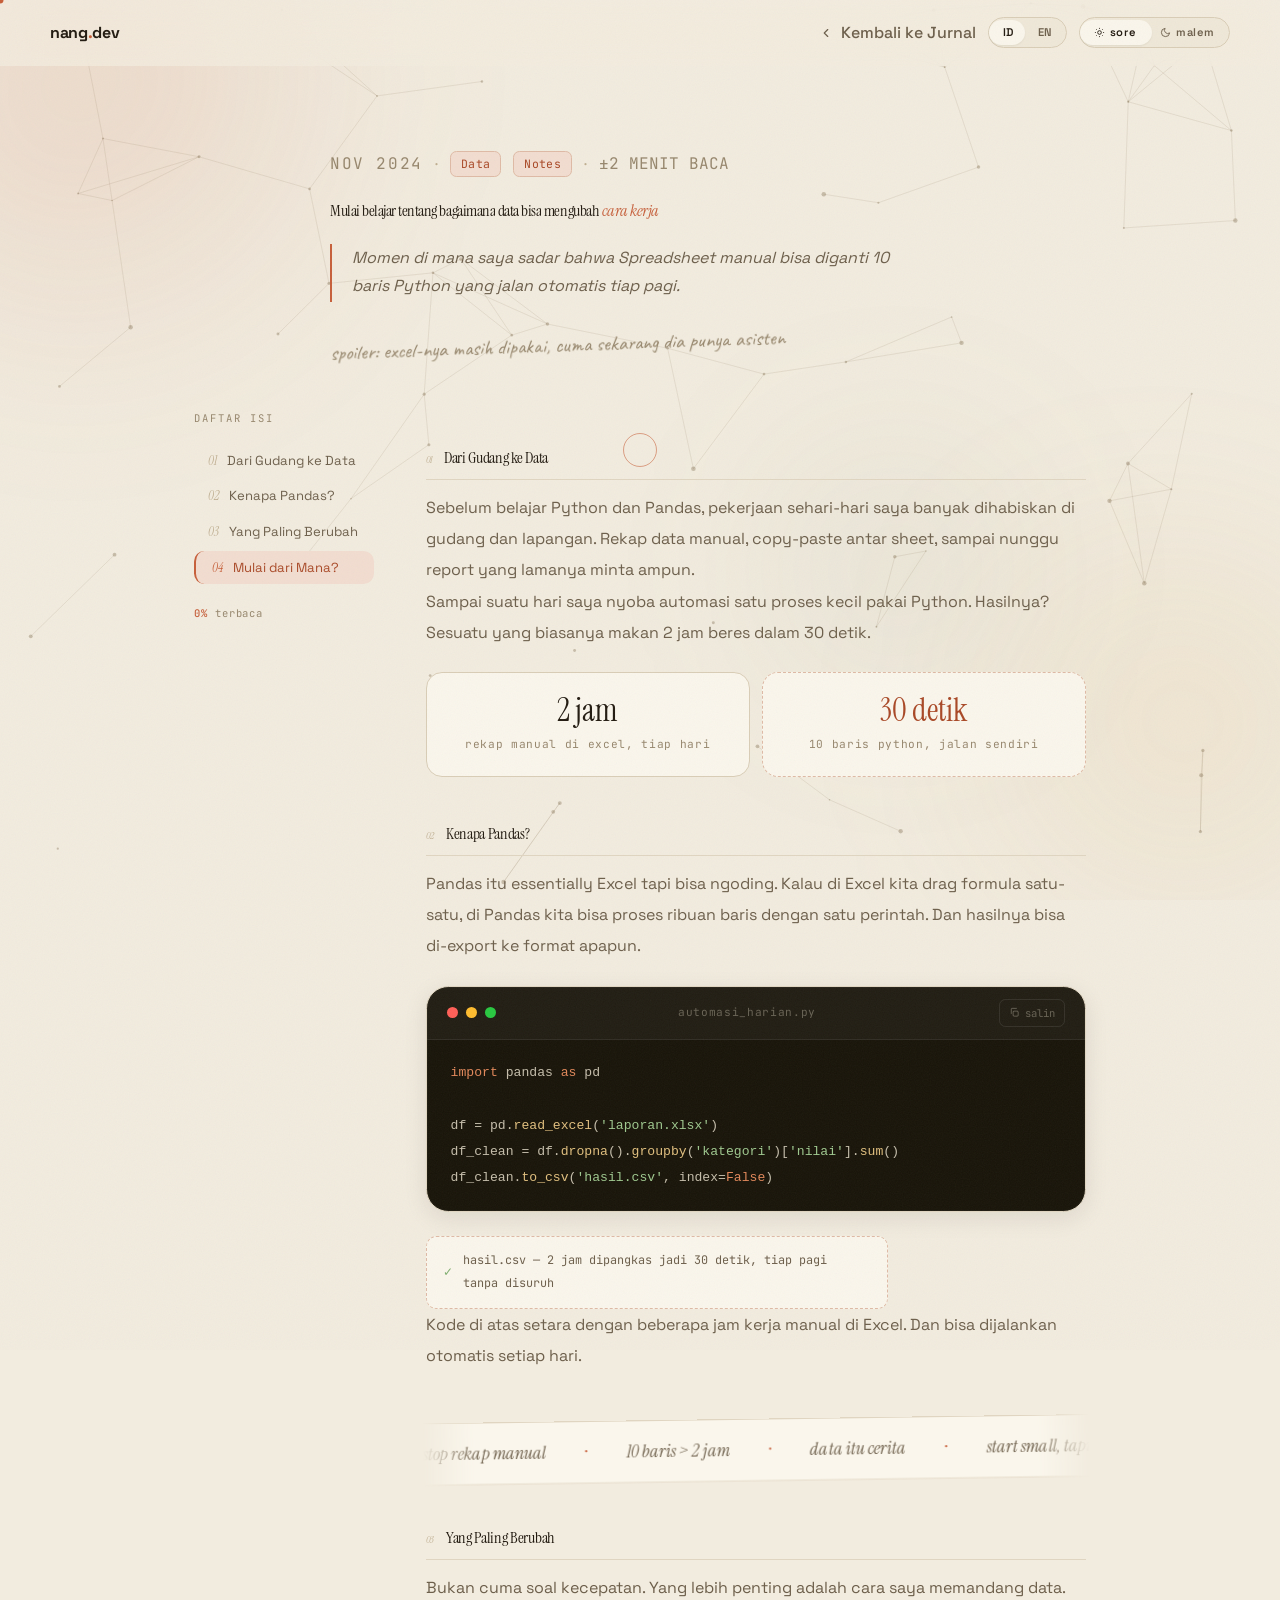
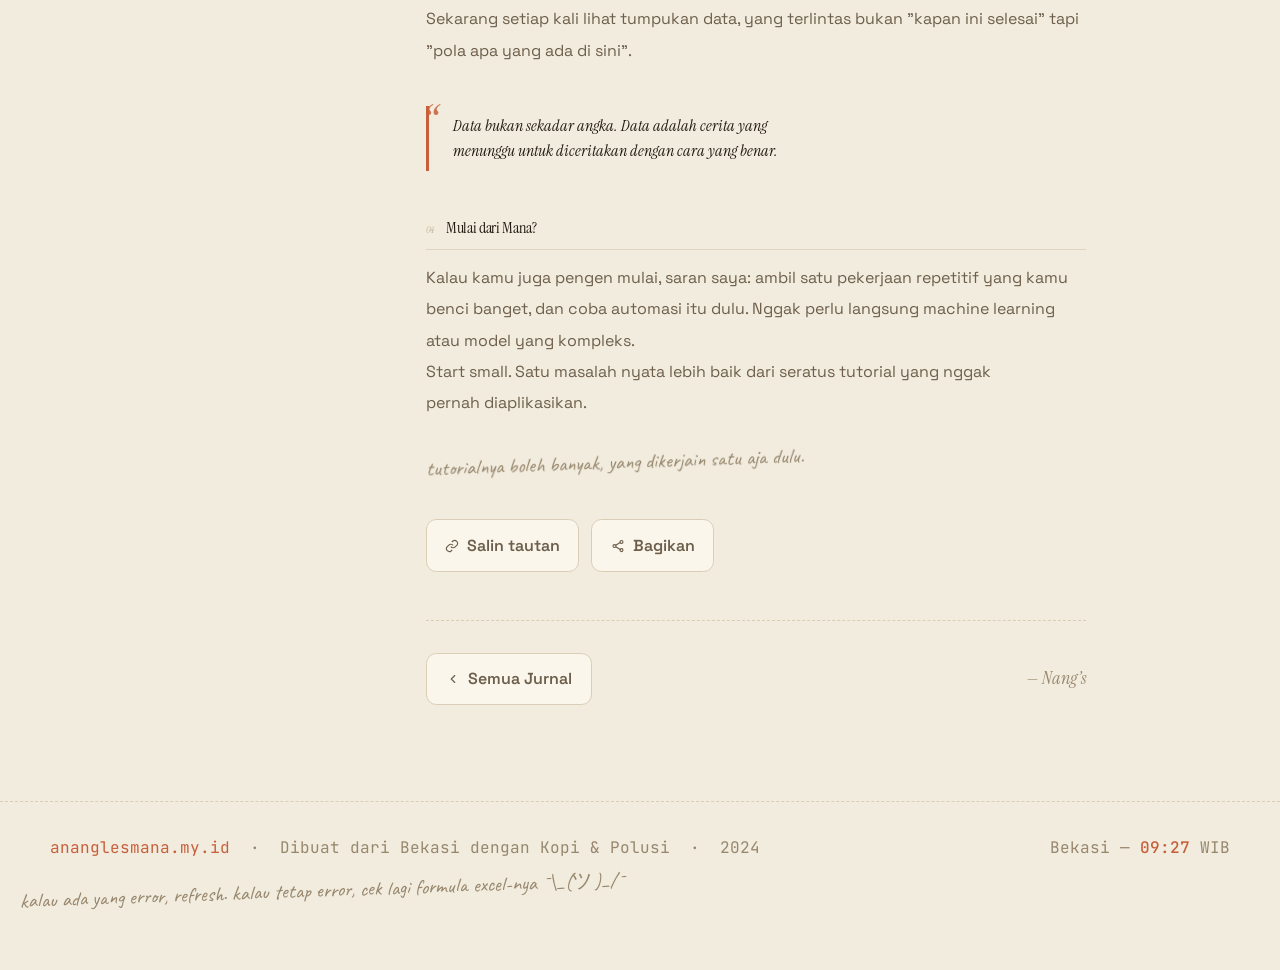
<file: journal/dari-gudang-ke-pandas.html>
<!--
   _-=Created Without Love=- _                   
| \ | ___ ._ _  ___  ___
|   |<_> || ' |/ . |<_-<
|_\_|<___||_|_|\_. |/__/
               <___'    
-->

<!DOCTYPE html>
<html lang="id" data-theme="sore">
<head>
<meta charset="utf-8"/>
<meta content="width=device-width, initial-scale=1.0" name="viewport"/>
<title>Dari Gudang ke Pandas — Nang</title>
<script>
/* biar nggak kedip putih pas load — tema dibaca duluan sebelum body lahir */
try{
  var t = localStorage.getItem('nang-theme');
  if(t === 'malem' || t === 'sore'){ document.documentElement.dataset.theme = t; }
}catch(e){}
</script>
<link rel="preconnect" href="https://fonts.googleapis.com"/>
<link rel="preconnect" href="https://fonts.gstatic.com" crossorigin/>
<link href="https://fonts.googleapis.com/css2?family=Instrument+Serif:ital@0;1&family=Space+Grotesk:wght@400;500;600;700&family=JetBrains+Mono:wght@400;500&family=Caveat:wght@500;600&display=swap" rel="stylesheet"/>
<meta name="description" content="Momen di mana spreadsheet manual bisa diganti 10 baris Python yang jalan otomatis tiap pagi. Catatan dari gudang ke dashboard."/>
<style>
/* ============================================
   dari gudang ke pandas — edisi mewah.
   tetap dibaca pelan, napasnya jangan ketabokan
   marquee.
   ============================================ */

*,*::before,*::after{margin:0;padding:0;box-sizing:border-box}
html{scroll-behavior:smooth;scroll-padding-top:84px}

:root{
  --font-serif:'Instrument Serif',Georgia,serif;
  --font-sans:'Space Grotesk',system-ui,-apple-system,sans-serif;
  --font-mono:'JetBrains Mono','Fira Code',monospace;
  --font-hand:'Caveat',cursive;

  --fs-xs:clamp(.72rem,.68rem+.2vw,.82rem);
  --fs-sm:clamp(.85rem,.8rem+.3vw,.95rem);
  --fs-base:clamp(1rem,.95rem+.25vw,1.12rem);
  --fs-lg:clamp(1.15rem,1rem+.7vw,1.45rem);
  --fs-xl:clamp(1.5rem,1.15rem+1.5vw,2.3rem);
  --fs-2xl:clamp(2rem,1.2rem+2.6vw,3.2rem);

  --s1:.25rem; --s2:.5rem; --s3:.75rem; --s4:1rem; --s5:1.25rem;
  --s6:1.5rem; --s8:2rem; --s10:2.5rem; --s12:3rem; --s16:4rem; --s24:6rem;

  --r-sm:.4rem; --r-md:.65rem; --r-lg:1rem; --r-xl:1.4rem; --r-full:999px;

  --ease:cubic-bezier(.22,1,.36,1);
  --ease-spring:cubic-bezier(.34,1.56,.64,1);

  --read-w:660px;
}

/* ── dua dunia: sore & malem ─────────────────────── */
html[data-theme="sore"]{
  --bg:#f2ecdf; --bg-soft:#faf6ec; --surface:#efe8d8; --surface-2:#e6dcc8;
  --border:#d9cdb6; --border-strong:#bfae90; --divider:#e0d5c1;
  --text:#221a10; --text-muted:#6d5f4b; --text-faint:#97876d;
  --accent:#c75f3a; --accent-hover:#a94826; --accent-active:#8a3d23;
  --accent-soft:#f2ddd0; --accent-border:#dfbaa5;
  --nav-bg:rgba(242,236,223,.78);
  --shadow-sm:0 1px 2px rgba(34,26,16,.06);
  --shadow-md:0 6px 24px rgba(34,26,16,.09);
  --shadow-lg:0 16px 48px rgba(34,26,16,.14);
  --blob-a:rgba(199,95,58,.16); --blob-b:rgba(212,165,80,.14); --blob-c:rgba(120,140,100,.12);
  --particle:rgba(120,100,70,.35); --line:rgba(120,100,70,.12);
  --code-bg:#181409; --code-text:rgba(237,228,207,.82); --code-dim:rgba(237,228,207,.35);
  --code-accent:#e2885a; --code-green:#9fc98f;
  color-scheme:light;
}
html[data-theme="malem"]{
  --bg:#131009; --bg-soft:#1a1610; --surface:#211b12; --surface-2:#2a2316;
  --border:#3a3122; --border-strong:#50432d; --divider:#272116;
  --text:#ede4cf; --text-muted:#a89a7f; --text-faint:#7c6f57;
  --accent:#e2885a; --accent-hover:#eda277; --accent-active:#c96f3e;
  --accent-soft:#3a2517; --accent-border:#6c4128;
  --nav-bg:rgba(19,16,9,.75);
  --shadow-sm:0 1px 2px rgba(0,0,0,.4);
  --shadow-md:0 6px 24px rgba(0,0,0,.45);
  --shadow-lg:0 16px 52px rgba(0,0,0,.55);
  --blob-a:rgba(226,136,90,.13); --blob-b:rgba(90,110,160,.10); --blob-c:rgba(150,90,140,.09);
  --particle:rgba(230,200,150,.3); --line:rgba(230,200,150,.08);
  --code-bg:#181409; --code-text:rgba(237,228,207,.82); --code-dim:rgba(237,228,207,.35);
  --code-accent:#e2885a; --code-green:#9fc98f;
  color-scheme:dark;
}

/* warna inti ikut nyala pas tema diganti */
body,nav,footer,.meta-tag,.toc a,.back-pill,.share-btn,.st-card,.code-card,
.sect-h,.seg-toggle,.topfab,.term-out,hr{
  transition:background-color .55s var(--ease),color .55s var(--ease),
             border-color .55s var(--ease);
}

body{
  font-family:var(--font-sans);
  font-size:var(--fs-base);
  background:var(--bg);
  color:var(--text);
  line-height:1.75;
  overflow-x:hidden;
  min-height:100vh;
}
::selection{background:var(--accent);color:var(--bg)}
img,svg{display:block;max-width:100%;height:auto}
a{color:inherit;text-decoration:none}
button{cursor:pointer;background:none;border:none;font:inherit;color:inherit}
h1,h2,h3{line-height:1.12;text-wrap:balance}
p{text-wrap:pretty}

::-webkit-scrollbar{width:5px}
::-webkit-scrollbar-track{background:transparent}
::-webkit-scrollbar-thumb{background:var(--border-strong);border-radius:3px}
:focus-visible{outline:2px dashed var(--accent);outline-offset:4px;border-radius:var(--r-sm)}

.skip-link{position:fixed;top:10px;left:10px;z-index:999;padding:.9rem 1.4rem;
  background:var(--accent);color:var(--bg);border-radius:var(--r-md);font-weight:600;
  transform:translateY(-180%);transition:transform .22s var(--ease)}
.skip-link:focus{transform:none}

/* ── latar hidup ─────────────────────────────────── */
.bg-art{position:fixed;inset:0;z-index:0;overflow:hidden;pointer-events:none}
.blob{position:absolute;border-radius:50%;filter:blur(90px);will-change:transform}
.b1{width:44vmax;height:44vmax;top:-14%;left:-10%;
    background:radial-gradient(circle at 35% 35%,var(--blob-a),transparent 65%);
    animation:drift1 26s ease-in-out infinite alternate}
.b2{width:38vmax;height:38vmax;bottom:-12%;right:-8%;
    background:radial-gradient(circle at 60% 40%,var(--blob-b),transparent 65%);
    animation:drift2 32s ease-in-out infinite alternate}
.b3{width:30vmax;height:30vmax;top:42%;left:55%;
    background:radial-gradient(circle,var(--blob-c),transparent 60%);
    animation:drift3 38s ease-in-out infinite alternate}
@keyframes drift1{0%{transform:translate(0,0) scale(1)}100%{transform:translate(9vw,6vh) scale(1.15)}}
@keyframes drift2{0%{transform:translate(0,0) rotate(0)}100%{transform:translate(-8vw,-7vh) rotate(40deg)}}
@keyframes drift3{0%{transform:translate(0,0) scale(1)}50%{transform:translate(-6vw,4vh) scale(.85)}100%{transform:translate(3vw,-5vh) scale(1.1)}}
#dust{position:absolute;inset:0;width:100%;height:100%}

/* grain, biar ada tekstur kayak kertas bekas kena kopi */
.grain{position:fixed;inset:-50%;z-index:250;pointer-events:none;opacity:.05;
  background-image:url("data:image/svg+xml,%3Csvg xmlns='http://www.w3.org/2000/svg' width='300' height='300'%3E%3Cfilter id='n'%3E%3CfeTurbulence type='fractalNoise' baseFrequency='.85' numOctaves='2'/%3E%3C/filter%3E%3Crect width='100%25' height='100%25' filter='url(%23n)'/%3E%3C/svg%3E");
  animation:grain-shift .9s steps(3) infinite}
@keyframes grain-shift{0%{transform:translate(0,0)}33%{transform:translate(-2%,1%)}66%{transform:translate(1%,-2%)}100%{transform:translate(0,0)}}

main,nav,footer{position:relative;z-index:1}

/* progress baca di atap */
.scroll-progress{position:fixed;top:0;left:0;z-index:400;height:3px;width:0;
  background:linear-gradient(90deg,var(--accent),var(--accent-hover));
  border-radius:0 3px 3px 0;transition:width .12s linear}

/* kursor custom — hp tak diundang */
.cursor-dot,.cursor-ring{position:fixed;top:0;left:0;z-index:900;pointer-events:none;
  border-radius:50%;transform:translate(-50%,-50%);display:none}
@media (hover:hover) and (pointer:fine){
  .cursor-dot,.cursor-ring{display:block}
  .cursor-dot{width:7px;height:7px;background:var(--accent)}
  .cursor-ring{width:34px;height:34px;border:1.5px solid var(--accent);opacity:.55;
    transition:width .25s var(--ease),height .25s var(--ease),opacity .25s var(--ease)}
  body.cursor-hot .cursor-ring{width:56px;height:56px;opacity:.9}
  body.cursor-down .cursor-dot{transform:translate(-50%,-50%) scale(1.6)}
}

/* ── navigasi ────────────────────────────────────── */
nav{position:fixed;top:0;left:0;right:0;z-index:100;height:66px;
  display:flex;align-items:center;padding:0 clamp(1rem,4vw,2.5rem);
  background:var(--nav-bg);backdrop-filter:blur(18px) saturate(1.3);
  -webkit-backdrop-filter:blur(18px) saturate(1.3);
  border-bottom:1px solid transparent;transition:box-shadow .22s,background .22s}
nav.stuck{border-bottom-color:var(--divider);box-shadow:var(--shadow-sm)}
.nav-inner{width:100%;max-width:1180px;margin:0 auto;display:flex;align-items:center;justify-content:space-between;gap:var(--s4)}
.nav-logo{font-weight:700;font-size:1rem;letter-spacing:-.02em;position:relative;flex-shrink:0}
.nav-logo span{color:var(--accent)}
.nav-right{display:flex;align-items:center;gap:var(--s3)}
.nav-back{display:inline-flex;align-items:center;gap:var(--s2);
  font-size:var(--fs-sm);font-weight:500;color:var(--text-muted);white-space:nowrap}
.nav-back:hover{color:var(--text)}
.nav-back svg{transition:transform .22s var(--ease)}
.nav-back:hover svg{transform:translateX(-3px)}
@media(max-width:560px){.nav-back .nb-text{display:none}}

.seg-toggle{position:relative;display:flex;background:var(--surface);
  border:1px solid var(--border);border-radius:var(--r-full);padding:2px;
  transition:background-color .55s var(--ease),border-color .55s var(--ease)}
.seg-thumb{position:absolute;top:2px;bottom:2px;width:calc(50% - 2px);left:0;
  background:var(--bg-soft);border-radius:var(--r-full);box-shadow:var(--shadow-sm);
  transition:transform .35s var(--ease-spring),background-color .55s var(--ease)}
.seg-toggle[data-active="1"] .seg-thumb{transform:translateX(100%)}
.seg-toggle button{position:relative;padding:3px 12px;border-radius:var(--r-full);font-size:.7rem;
  font-weight:600;letter-spacing:.05em;color:var(--text-muted);white-space:nowrap;
  display:flex;align-items:center;gap:5px;transition:color .25s}
.seg-toggle button.on,.seg-toggle button:hover{color:var(--text)}
.seg-toggle button svg{width:11px;height:11px}

/* ── header artikel ──────────────────────────────── */
.art-head{max-width:var(--read-w);margin:0 auto;
  padding:clamp(110px,15vw,150px) var(--s5) var(--s10)}
.meta-row{display:flex;align-items:center;gap:var(--s3);flex-wrap:wrap;margin-bottom:var(--s6)}
.meta-date{font-family:var(--font-mono);font-size:var(--fs-xs);color:var(--text-faint);letter-spacing:.1em}
.meta-tag{padding:2px 10px;border-radius:var(--r-sm);font-size:.72rem;
  font-family:var(--font-mono);letter-spacing:.03em;
  background:var(--accent-soft);color:var(--accent-hover);border:1px solid var(--accent-border);
  transition:transform .25s var(--ease-spring),background-color .55s var(--ease),color .55s var(--ease),border-color .55s var(--ease)}
.meta-tag:hover{transform:rotate(-2deg) scale(1.05)}
.meta-sep{color:var(--border-strong);font-size:var(--fs-xs)}
.meta-read{font-size:var(--fs-xs);color:var(--text-faint);font-family:var(--font-mono)}

.art-title{font-family:var(--font-serif);font-weight:400;font-size:var(--fs-2xl);
  letter-spacing:-.03em;line-height:1.1;margin-bottom:var(--s6)}
.art-title .word{display:inline-block;overflow:hidden;vertical-align:bottom}
.art-title .word>i{display:inline-block;font-style:normal;
  transform:translateY(110%);animation:word-up .85s var(--ease) forwards;animation-delay:var(--wd,0s)}
@keyframes word-up{to{transform:translateY(0)}}

.art-lead{font-size:var(--fs-lg);color:var(--text-muted);line-height:1.8;
  border-left:2px solid var(--accent);padding-left:var(--s5);font-style:italic;
  max-width:56ch;position:relative}
.art-lead::before{content:"";position:absolute;left:-2px;top:0;width:2px;height:100%;
  background:var(--accent);transform:scaleY(0);transform-origin:top;
  animation:lead-grow 1s var(--ease) .4s forwards}
@keyframes lead-grow{to{transform:scaleY(1)}}

.hand-note{font-family:var(--font-hand);font-size:1.3rem;color:var(--text-faint);
  display:inline-block;line-height:1.2;transform:rotate(-2deg);margin-top:var(--s8)}

/* ── layout baca ─────────────────────────────────── */
.read-layout{display:grid;grid-template-columns:minmax(0,var(--read-w));
  justify-content:center;gap:clamp(var(--s8),4vw,var(--s16));
  padding:0 var(--s5) var(--s24)}
@media(min-width:1180px){
  .read-layout{grid-template-columns:180px minmax(0,var(--read-w))}
}
.toc{display:none}
@media(min-width:1180px){
  .toc{display:block;position:sticky;top:110px;align-self:start;padding-top:var(--s2)}
}
.toc-label{font-family:var(--font-mono);font-size:.66rem;letter-spacing:.18em;
  text-transform:uppercase;color:var(--text-faint);margin-bottom:var(--s4)}
.toc ol{list-style:none;display:flex;flex-direction:column;gap:2px;counter-reset:toc}
.toc a{display:flex;gap:10px;align-items:baseline;padding:7px 10px 7px 12px;
  border-radius:var(--r-md);font-size:.82rem;color:var(--text-muted);line-height:1.5;
  border-left:2px solid transparent;
  transition:color .25s,background .25s,padding-left .3s var(--ease),border-color .25s}
.toc a::before{counter-increment:toc;content:counter(toc,decimal-leading-zero);
  font-family:var(--font-serif);font-style:italic;font-size:.8rem;color:var(--border-strong);
  transition:color .25s}
.toc a:hover{color:var(--text);background:var(--bg-soft)}
.toc a.act{color:var(--accent-hover);background:var(--accent-soft);
  border-left-color:var(--accent);padding-left:16px}
.toc a.act::before{color:var(--accent)}
.toc-pct{margin-top:var(--s5);font-family:var(--font-mono);font-size:.66rem;
  color:var(--text-faint);letter-spacing:.08em}
.toc-pct b{color:var(--accent);font-weight:500}

/* ── isi ─────────────────────────────────────────── */
.article-body{font-size:var(--fs-base);color:var(--text-muted);line-height:1.95}
.article-body>*+*{margin-top:var(--s5)}
.article-body p{max-width:66ch}
.article-body strong{color:var(--text);font-weight:600}
.article-body em{font-style:italic}
.article-body code.inl{font-family:var(--font-mono);font-size:.83em;
  background:var(--surface);color:var(--accent-hover);padding:2px 7px;
  border-radius:5px;border:1px solid var(--border)}
.article-body a:not(.h-link):not(.back-pill){color:var(--accent);
  border-bottom:1px solid var(--accent-border);transition:color .22s,border-color .22s}
.article-body a:not(.h-link):not(.back-pill):hover{color:var(--accent-hover);border-color:var(--accent)}

/* sub-judul bernomor, biar kerasa kayak bab */
.sect-h{font-family:var(--font-serif);font-weight:400;font-size:var(--fs-xl);
  color:var(--text);letter-spacing:-.02em;
  margin-top:var(--s12);margin-bottom:var(--s3);padding-bottom:var(--s3);
  border-bottom:1px solid var(--divider);scroll-margin-top:100px;
  display:flex;align-items:baseline;gap:var(--s3);transition:border-color .55s var(--ease)}
.sect-h .h-num{font-style:italic;font-size:.62em;color:var(--border-strong);flex-shrink:0;
  transition:color .3s,transform .35s var(--ease-spring)}
.sect-h:hover .h-num{color:var(--accent);transform:rotate(-8deg) translateY(-2px)}
.h-link{display:inline-flex;opacity:0;margin-left:auto;align-self:center;
  color:var(--border-strong);transition:opacity .25s,color .25s,transform .25s var(--ease-spring)}
.sect-h:hover .h-link{opacity:1}
.h-link:hover{color:var(--accent);transform:rotate(-10deg) scale(1.15)}
.h-link svg{width:15px;height:15px}

/* stat kontras: dulu vs sekarang */
.split-stats{display:grid;grid-template-columns:1fr 1fr;gap:var(--s3);margin:var(--s6) 0}
@media(max-width:560px){.split-stats{grid-template-columns:1fr}}
.st-card{background:var(--bg-soft);border:1px solid var(--border);border-radius:var(--r-lg);
  padding:var(--s5);text-align:center;position:relative;
  transition:transform .35s var(--ease-spring),box-shadow .35s,border-color .3s,
             background-color .55s var(--ease)}
.st-card:first-child{transform:rotate(-1deg)}
.st-card:last-child{transform:rotate(1deg);border-style:dashed;border-color:var(--accent-border)}
.st-card:hover{transform:rotate(0) translateY(-4px);box-shadow:var(--shadow-md)}
.st-card b{display:block;font-family:var(--font-serif);font-weight:400;
  font-size:clamp(1.5rem,3vw,2rem);color:var(--text);line-height:1.1}
.st-card:last-child b{color:var(--accent-hover)}
.st-card span{font-family:var(--font-mono);font-size:.7rem;color:var(--text-faint);
  letter-spacing:.06em;display:block;margin-top:6px}

/* kartu kode gaya terminal */
.code-card{margin:var(--s6) 0;background:var(--code-bg);
  border:1px solid var(--divider);border-radius:var(--r-xl);overflow:hidden;
  box-shadow:var(--shadow-md),0 0 0 1px rgba(255,255,255,.03) inset;
  transform:rotate(.4deg);transition:transform .4s var(--ease),border-color .55s var(--ease)}
.code-card:hover{transform:rotate(0) translateY(-3px)}
.code-head{display:flex;align-items:center;gap:8px;padding:var(--s3) var(--s5);
  background:rgba(255,255,255,.04);border-bottom:1px solid rgba(255,255,255,.07)}
.code-head i{width:11px;height:11px;border-radius:50%;display:block}
.code-head i:nth-child(1){background:#ff5f57}
.code-head i:nth-child(2){background:#febc2e}
.code-head i:nth-child(3){background:#28c840}
.code-title{margin:auto;font-family:var(--font-mono);font-size:.7rem;
  color:var(--code-dim);letter-spacing:.06em}
.code-copy{display:inline-flex;align-items:center;gap:5px;
  font-family:var(--font-mono);font-size:.66rem;color:var(--code-dim);
  padding:3px 9px;border:1px solid rgba(255,255,255,.09);border-radius:var(--r-sm);
  transition:color .2s,border-color .2s}
.code-copy:hover{color:var(--code-accent);border-color:rgba(226,136,90,.4)}
.code-copy.ok{color:var(--code-green);border-color:rgba(159,201,143,.45)}
.code-body{padding:var(--s5) var(--s6);font-family:var(--font-mono);
  font-size:.82rem;line-height:2;overflow-x:auto;color:var(--code-text)}
.code-body pre{margin:0}
.tk-cm{color:var(--code-dim);font-style:italic}
.tk-kw{color:var(--code-accent)}
.tk-st{color:var(--code-green)}
.tk-fn{color:#e2c07f}
.caret{display:inline-block;width:7px;height:13px;background:var(--code-accent);
  vertical-align:-2px;animation:caret-blink 1.05s steps(1) infinite}
@keyframes caret-blink{50%{opacity:0}}

/* output palsu, kebanggaan asli */
.term-out{display:flex;align-items:center;gap:10px;margin:var(--s5) 0 0;
  background:var(--bg-soft);border:1px dashed var(--accent-border);
  border-radius:var(--r-md);padding:var(--s3) var(--s4);
  font-family:var(--font-mono);font-size:.74rem;color:var(--text-muted);
  transition:border-color .3s,transform .3s var(--ease-spring)}
.term-out:hover{transform:translateX(4px) rotate(-.3deg);border-color:var(--accent)}
.term-out .ok{color:#7fae6f;font-weight:500;flex-shrink:0}

/* blockquote: panggil dia pull, dia lebih dari sekadar quote */
.pull{margin:var(--s10) 0;padding:var(--s2) 0 var(--s2) var(--s6);
  border-left:3px solid var(--accent);position:relative;
  font-family:var(--font-serif);font-size:clamp(1.3rem,1.05rem+1vw,1.7rem);
  line-height:1.55;color:var(--text);font-style:italic;max-width:56ch}
.pull::before{content:"\201C";position:absolute;left:-6px;top:-.35em;font-size:3rem;
  color:var(--accent);font-family:var(--font-serif);opacity:.85}

/* pita motivasi buat yang rekap manual */
.marquee{overflow:hidden;border-top:1px solid var(--divider);border-bottom:1px solid var(--divider);
  padding:13px 0;margin:var(--s12) 0 0;transform:rotate(-.8deg) scale(1.01);
  background:var(--bg-soft);transition:background-color .55s var(--ease),border-color .55s var(--ease);
  -webkit-mask-image:linear-gradient(90deg,transparent,#000 8%,#000 92%,transparent);
  mask-image:linear-gradient(90deg,transparent,#000 8%,#000 92%,transparent)}
.marquee-track{display:flex;gap:2.4rem;width:max-content;animation:marquee 24s linear infinite}
.marquee:hover .marquee-track{animation-play-state:paused}
.marquee-track span{font-family:var(--font-serif);font-style:italic;font-size:1.1rem;
  color:var(--text-muted);white-space:nowrap}
.marquee-track b{color:var(--accent);font-weight:400}
@keyframes marquee{to{transform:translateX(-50%)}}

/* share */
.share-row{display:flex;gap:var(--s3);flex-wrap:wrap;margin-top:var(--s10)}
.share-btn{display:inline-flex;align-items:center;gap:var(--s2);
  padding:.6rem 1.15rem;border-radius:var(--r-md);border:1px solid var(--border);
  background:var(--bg-soft);font-size:var(--fs-sm);font-weight:600;color:var(--text-muted);
  transition:transform .28s var(--ease-spring),border-color .25s,color .25s,box-shadow .28s,
             background-color .55s var(--ease)}
.share-btn svg{width:14px;height:14px;transition:transform .3s var(--ease-spring)}
.share-btn:hover{transform:translateY(-3px) rotate(-.8deg);border-color:var(--accent-border);
  color:var(--text);box-shadow:var(--shadow-sm)}
.share-btn:hover svg{transform:rotate(-10deg) scale(1.12)}
.share-btn.ok{border-color:var(--accent-border);color:var(--accent-hover);background:var(--accent-soft)}

/* footer artikel */
.article-footer{margin-top:var(--s12);padding-top:var(--s8);
  border-top:1px dashed var(--border);display:flex;align-items:center;
  justify-content:space-between;flex-wrap:wrap;gap:var(--s4)}
.back-pill{display:inline-flex;align-items:center;gap:var(--s2);
  padding:.6rem 1.2rem;border-radius:var(--r-md);border:1px solid var(--border);
  background:var(--bg-soft);font-size:var(--fs-sm);font-weight:600;color:var(--text-muted);
  transition:transform .28s var(--ease-spring),border-color .25s,color .25s,box-shadow .28s,
             background-color .55s var(--ease)}
.back-pill svg{transition:transform .3s var(--ease)}
.back-pill:hover{border-color:var(--accent-border);color:var(--text);
  transform:translateY(-2px);box-shadow:var(--shadow-sm)}
.back-pill:hover svg{transform:translateX(-4px)}
.art-author{font-family:var(--font-serif);font-style:italic;font-size:1.15rem;color:var(--text-faint)}

/* situs footer */
footer{border-top:1px dashed var(--border);padding:var(--s8) var(--s5) var(--s16)}
.f-inner{max-width:1180px;margin:0 auto;display:flex;flex-wrap:wrap;gap:var(--s3);
  align-items:center;justify-content:space-between}
.f-copy{font-family:var(--font-mono);font-size:var(--fs-xs);color:var(--text-faint)}
.f-copy strong{color:var(--accent);font-weight:400}
.f-clock{font-family:var(--font-mono);font-size:var(--fs-xs);color:var(--text-faint)}
.f-clock b{color:var(--accent);font-weight:500}
.f-hand{max-width:1180px;margin:1rem auto 0;text-align:right}

/* balik ke atas */
.topfab{position:fixed;right:var(--s5);bottom:var(--s5);z-index:150;
  width:46px;height:46px;border-radius:50%;background:var(--text);color:var(--bg);
  display:grid;place-items:center;box-shadow:var(--shadow-md);
  opacity:0;pointer-events:none;transform:translateY(12px) scale(.9);
  transition:opacity .3s,transform .35s var(--ease-spring),background .25s,color .55s var(--ease)}
.topfab.show{opacity:1;pointer-events:auto;transform:none}
.topfab:hover{background:var(--accent);color:#fff;transform:translateY(-3px)}
.topfab svg{width:18px;height:18px}

/* reveal */
.rv{opacity:0;transform:translateY(26px) rotate(.4deg);
  transition:opacity .7s var(--ease),transform .7s var(--ease);transition-delay:var(--d,0s)}
.rv.on{opacity:1;transform:none}
.rv-pop{opacity:0;transform:scale(.9);
  transition:opacity .5s var(--ease),transform .6s var(--ease-spring);transition-delay:var(--d,0s)}
.rv-pop.on{opacity:1;transform:scale(1)}

/* konami */
html.konami{animation:hue-spin 1.6s linear infinite}
@keyframes hue-spin{to{filter:hue-rotate(360deg)}}
.konami-note{position:fixed;top:50%;left:50%;transform:translate(-50%,-50%) rotate(-3deg);
  z-index:800;font-family:var(--font-hand);font-size:clamp(1.5rem,4vw,2.4rem);
  color:var(--accent);background:var(--bg-soft);border:2px dashed var(--accent);
  padding:var(--s4) var(--s8);border-radius:var(--r-lg);box-shadow:var(--shadow-lg);
  pointer-events:none;text-align:center;line-height:1.3;max-width:86vw;
  animation:w-pop .4s var(--ease-spring)}
@keyframes w-pop{from{opacity:0;transform:translate(-50%,-44%) rotate(-3deg) scale(.94)}
  to{opacity:1;transform:translate(-50%,-50%) rotate(-3deg) scale(1)}}

@media(max-width:720px){
  .art-head{padding-left:var(--s4);padding-right:var(--s4)}
  .read-layout{padding-left:var(--s4);padding-right:var(--s4)}
  .pull{padding-left:var(--s4)}
  .code-card{margin-left:calc(-1*var(--s2));margin-right:calc(-1*var(--s2))}
}
@media(prefers-reduced-motion:reduce){
  html{scroll-behavior:auto}
  *,*::before,*::after{animation-duration:.01ms!important;animation-iteration-count:1!important;transition-duration:.01ms!important}
  .rv,.rv-pop{opacity:1;transform:none}
  .art-title .word>i{transform:none;animation:none}
  .grain{display:none}
}
</style>
</head>
<body>
<a class="skip-link" href="#article-body" data-i18n="pandas_skip">Langsung ke isi tulisan ↓</a>

<div class="bg-art" aria-hidden="true">
  <div class="blob b1"></div>
  <div class="blob b2"></div>
  <div class="blob b3"></div>
  <canvas id="dust"></canvas>
</div>
<div class="grain" aria-hidden="true"></div>
<div class="scroll-progress" id="sprog"></div>
<div class="cursor-dot" id="cdot"></div>
<div class="cursor-ring" id="cring"></div>

<nav id="navbar">
  <div class="nav-inner">
    <a href="../index.html" class="nav-logo" data-hot>nang<span>.</span>dev</a>
    <div class="nav-right">
      <a href="../index.html#journal" class="nav-back" data-hot>
        <svg width="14" height="14" viewBox="0 0 24 24" fill="none" stroke="currentColor" stroke-width="2" stroke-linecap="round" stroke-linejoin="round" aria-hidden="true"><polyline points="15 18 9 12 15 6"/></svg>
        <span class="nb-text" data-i18n="pandas_nav_back">Kembali ke Jurnal</span>
      </a>
      <div class="seg-toggle" id="langTg" data-active="0" role="group" aria-label="Bahasa">
        <span class="seg-thumb"></span>
        <button class="on" data-lang="id" type="button">ID</button>
        <button data-lang="en" type="button">EN</button>
      </div>
      <div class="seg-toggle" id="themeTg" data-active="0" role="group" aria-label="Tema tampilan">
        <span class="seg-thumb"></span>
        <button class="on" data-tset="sore" type="button" aria-label="Mode sore (terang)">
          <svg viewBox="0 0 24 24" fill="none" stroke="currentColor" stroke-width="2"><circle cx="12" cy="12" r="4"/><path d="M12 2v2m0 16v2M4.9 4.9l1.4 1.4m11.4 11.4 1.4 1.4M2 12h2m16 0h2M4.9 19.1l1.4-1.4m11.4-11.4 1.4-1.4"/></svg>
          sore
        </button>
        <button data-tset="malem" type="button" aria-label="Mode malem (gelap)">
          <svg viewBox="0 0 24 24" fill="none" stroke="currentColor" stroke-width="2"><path d="M21 12.8A9 9 0 1 1 11.2 3 7 7 0 0 0 21 12.8z"/></svg>
          malem
        </button>
      </div>
    </div>
  </div>
</nav>

<main>
  <header class="art-head">
    <div class="meta-row">
      <span class="meta-date">NOV 2024</span>
      <span class="meta-sep">·</span>
      <span class="meta-tag">Data</span>
      <span class="meta-tag" data-i18n="pandas_tag">Notes</span>
      <span class="meta-sep">·</span>
      <span class="meta-read" id="readTime">±4 MENIT BACA</span>
    </div>
    <h1 class="art-title" id="artTitle"
        data-title-id="Mulai belajar tentang bagaimana data bisa mengubah cara kerja"
        data-title-en="Starting to learn how data can transform the way you work"></h1>
    <p class="art-lead" data-i18n="pandas_intro">Momen di mana saya sadar bahwa Spreadsheet manual bisa diganti 10 baris Python yang jalan otomatis tiap pagi.</p>
    <span class="hand-note" data-i18n="pandas_hero_note">spoiler: excel-nya masih dipakai, cuma sekarang dia punya asisten</span>
  </header>

  <div class="read-layout">

    <aside class="toc" aria-label="Daftar isi">
      <div class="toc-label" data-i18n="pandas_toc">Daftar Isi</div>
      <ol id="tocList"></ol>
      <div class="toc-pct"><b id="tocPct">0%</b> <span data-i18n="pandas_read_pct">terbaca</span></div>
    </aside>

    <div class="article-body" id="article-body">

      <section id="s-gudang">
        <h2 class="sect-h rv">
          <span class="h-num">01</span>
          <span data-i18n="pandas_h2_1">Dari Gudang ke Data</span>
          <a class="h-link" href="#s-gudang" aria-label="Salin tautan bagian ini" data-hot>
            <svg viewBox="0 0 24 24" fill="none" stroke="currentColor" stroke-width="2"><path d="M10 13a5 5 0 0 0 7.5.5l3-3a5 5 0 0 0-7-7l-1.7 1.7"/><path d="M14 11a5 5 0 0 0-7.5-.5l-3 3a5 5 0 0 0 7 7l1.7-1.7"/></svg>
          </a>
        </h2>
        <p class="rv" data-i18n="pandas_p1">Sebelum belajar Python dan Pandas, pekerjaan sehari-hari saya banyak dihabiskan di gudang dan lapangan. Rekap data manual, copy-paste antar sheet, sampai nunggu report yang lamanya minta ampun.</p>
        <p class="rv" data-i18n="pandas_p2">Sampai suatu hari saya nyoba automasi satu proses kecil pakai Python. Hasilnya? Sesuatu yang biasanya makan 2 jam beres dalam 30 detik.</p>

        <div class="split-stats">
          <div class="st-card rv-pop" style="--d:.05s" data-hot>
            <b data-i18n="pandas_st1_n">2 jam</b>
            <span data-i18n="pandas_st1_l">rekap manual di excel, tiap hari</span>
          </div>
          <div class="st-card rv-pop" style="--d:.15s" data-hot>
            <b data-i18n="pandas_st2_n">30 detik</b>
            <span data-i18n="pandas_st2_l">10 baris python, jalan sendiri</span>
          </div>
        </div>
      </section>

      <section id="s-pandas">
        <h2 class="sect-h rv">
          <span class="h-num">02</span>
          <span data-i18n="pandas_h2_2">Kenapa Pandas?</span>
          <a class="h-link" href="#s-pandas" aria-label="Salin tautan bagian ini" data-hot>
            <svg viewBox="0 0 24 24" fill="none" stroke="currentColor" stroke-width="2"><path d="M10 13a5 5 0 0 0 7.5.5l3-3a5 5 0 0 0-7-7l-1.7 1.7"/><path d="M14 11a5 5 0 0 0-7.5-.5l-3 3a5 5 0 0 0 7 7l1.7-1.7"/></svg>
          </a>
        </h2>
        <p class="rv" data-i18n="pandas_p3">Pandas itu essentially Excel tapi bisa ngoding. Kalau di Excel kita drag formula satu-satu, di Pandas kita bisa proses ribuan baris dengan satu perintah. Dan hasilnya bisa di-export ke format apapun.</p>

        <div class="code-card rv" data-hot>
          <div class="code-head">
            <i></i><i></i><i></i>
            <span class="code-title">automasi_harian.py</span>
            <button class="code-copy" id="codeCopy" type="button" aria-label="Salin kode">
              <svg width="11" height="11" viewBox="0 0 24 24" fill="none" stroke="currentColor" stroke-width="2"><rect x="9" y="9" width="11" height="11" rx="2"/><path d="M5 15V5a2 2 0 0 1 2-2h10"/></svg>
              <span data-i18n="pandas_cp_lbl">salin</span>
            </button>
          </div>
          <div class="code-body">
<pre><code><span class="tk-kw">import</span> pandas <span class="tk-kw">as</span> pd

df = pd.<span class="tk-fn">read_excel</span>(<span class="tk-st">'laporan.xlsx'</span>)
df_clean = df.<span class="tk-fn">dropna</span>().<span class="tk-fn">groupby</span>(<span class="tk-st">'kategori'</span>)[<span class="tk-st">'nilai'</span>].<span class="tk-fn">sum</span>()
df_clean.<span class="tk-fn">to_csv</span>(<span class="tk-st">'hasil.csv'</span>, index=<span class="tk-kw">False</span>)</code></pre>
          </div>
        </div>

        <p class="term-out rv" style="--d:.1s">
          <span class="ok">✓</span>
          <span data-i18n="pandas_cp_out">hasil.csv — 2 jam dipangkas jadi 30 detik, tiap pagi tanpa disuruh</span>
        </p>

        <p class="rv" data-i18n="pandas_p4">Kode di atas setara dengan beberapa jam kerja manual di Excel. Dan bisa dijalankan otomatis setiap hari.</p>
      </section>

      <div class="marquee" aria-hidden="true">
        <div class="marquee-track" id="marqueeTrack"></div>
      </div>

      <section id="s-berubah">
        <h2 class="sect-h rv">
          <span class="h-num">03</span>
          <span data-i18n="pandas_h2_3">Yang Paling Berubah</span>
          <a class="h-link" href="#s-berubah" aria-label="Salin tautan bagian ini" data-hot>
            <svg viewBox="0 0 24 24" fill="none" stroke="currentColor" stroke-width="2"><path d="M10 13a5 5 0 0 0 7.5.5l3-3a5 5 0 0 0-7-7l-1.7 1.7"/><path d="M14 11a5 5 0 0 0-7.5-.5l-3 3a5 5 0 0 0 7 7l1.7-1.7"/></svg>
          </a>
        </h2>
        <p class="rv" data-i18n="pandas_p5">Bukan cuma soal kecepatan. Yang lebih penting adalah cara saya memandang data. Sekarang setiap kali lihat tumpukan data, yang terlintas bukan "kapan ini selesai" tapi "pola apa yang ada di sini".</p>
        <blockquote class="pull rv" data-i18n="pandas_blockquote">Data bukan sekadar angka. Data adalah cerita yang menunggu untuk diceritakan dengan cara yang benar.</blockquote>
      </section>

      <section id="s-mulai">
        <h2 class="sect-h rv">
          <span class="h-num">04</span>
          <span data-i18n="pandas_h2_4">Mulai dari Mana?</span>
          <a class="h-link" href="#s-mulai" aria-label="Salin tautan bagian ini" data-hot>
            <svg viewBox="0 0 24 24" fill="none" stroke="currentColor" stroke-width="2"><path d="M10 13a5 5 0 0 0 7.5.5l3-3a5 5 0 0 0-7-7l-1.7 1.7"/><path d="M14 11a5 5 0 0 0-7.5-.5l-3 3a5 5 0 0 0 7 7l1.7-1.7"/></svg>
          </a>
        </h2>
        <p class="rv" data-i18n="pandas_p6">Kalau kamu juga pengen mulai, saran saya: ambil satu pekerjaan repetitif yang kamu benci banget, dan coba automasi itu dulu. Nggak perlu langsung machine learning atau model yang kompleks.</p>
        <p class="rv" data-i18n="pandas_p7">Start small. Satu masalah nyata lebih baik dari seratus tutorial yang nggak pernah diaplikasikan.</p>
        <span class="hand-note" data-i18n="pandas_outro_note">tutorialnya boleh banyak, yang dikerjain satu aja dulu.</span>
      </section>

      <div class="share-row">
        <button class="share-btn" id="copyBtn" type="button" data-hot>
          <svg viewBox="0 0 24 24" fill="none" stroke="currentColor" stroke-width="2"><path d="M10 13a5 5 0 0 0 7.5.5l3-3a5 5 0 0 0-7-7l-1.7 1.7"/><path d="M14 11a5 5 0 0 0-7.5-.5l-3 3a5 5 0 0 0 7 7l1.7-1.7"/></svg>
          <span id="copyLbl" data-i18n="pandas_copy">Salin tautan</span>
        </button>
        <button class="share-btn" id="shareBtn" type="button" data-hot>
          <svg viewBox="0 0 24 24" fill="none" stroke="currentColor" stroke-width="2"><circle cx="18" cy="5" r="2.5"/><circle cx="6" cy="12" r="2.5"/><circle cx="18" cy="19" r="2.5"/><path d="M8.2 10.8 15.6 6.2M8.2 13.2l7.4 4.6"/></svg>
          <span data-i18n="pandas_share">Bagikan</span>
        </button>
      </div>

      <div class="article-footer">
        <a href="../index.html#journal" class="back-pill" data-hot>
          <svg width="14" height="14" viewBox="0 0 24 24" fill="none" stroke="currentColor" stroke-width="2" stroke-linecap="round" stroke-linejoin="round" aria-hidden="true"><polyline points="15 18 9 12 15 6"/></svg>
          <span data-i18n="pandas_back_link">Semua Jurnal</span>
        </a>
        <span class="art-author">— Nang’s</span>
      </div>

    </div>
  </div>
</main>

<footer>
  <div class="f-inner">
    <p class="f-copy"><strong>ananglesmana.my.id</strong> &nbsp;·&nbsp; <span data-i18n="pandas_footer">Dibuat dari Bekasi dengan Kopi &amp; Polusi</span> &nbsp;·&nbsp; 2024</p>
    <p class="f-clock">Bekasi — <b id="clock">--:--</b> WIB</p>
  </div>
  <p class="hand-note f-hand" data-i18n="pandas_footer_note">kalau ada yang error, refresh. kalau tetap error, cek lagi formula excel-nya ¯\_(ツ)_/¯</p>
</footer>

<button class="topfab" id="topFab" type="button" aria-label="Kembali ke atas">
  <svg viewBox="0 0 24 24" fill="none" stroke="currentColor" stroke-width="2" stroke-linecap="round" stroke-linejoin="round"><path d="M12 19V5m-7 7 7-7 7 7"/></svg>
</button>
<script>
(function(){
'use strict';
const $ =(s,c)=>(c||document).querySelector(s);
const $$=(s,c)=>Array.from((c||document).querySelectorAll(s));
const REDUCED = matchMedia('(prefers-reduced-motion: reduce)').matches;
const FINE = matchMedia('(hover:hover) and (pointer:fine)').matches;
const root = document.documentElement;

/* ═══ 0. KAMUS — semua string pindahan dari i18n.js, sekarang serumah ═══ */
const T = {
  id: {
    pandas_skip:'Langsung ke isi tulisan ↓',
    pandas_nav_back:'Kembali ke Jurnal',
    pandas_tag:'Notes',
    pandas_intro:'Momen di mana saya sadar bahwa Spreadsheet manual bisa diganti 10 baris Python yang jalan otomatis tiap pagi.',
    pandas_hero_note:'spoiler: excel-nya masih dipakai, cuma sekarang dia punya asisten',
    pandas_toc:'Daftar Isi',
    pandas_read_pct:'terbaca',
    pandas_h2_1:'Dari Gudang ke Data',
    pandas_p1:'Sebelum belajar Python dan Pandas, pekerjaan sehari-hari saya banyak dihabiskan di gudang dan lapangan. Rekap data manual, copy-paste antar sheet, sampai nunggu report yang lamanya minta ampun.',
    pandas_p2:'Sampai suatu hari saya nyoba automasi satu proses kecil pakai Python. Hasilnya? Sesuatu yang biasanya makan 2 jam beres dalam 30 detik.',
    pandas_st1_n:'2 jam',
    pandas_st1_l:'rekap manual di excel, tiap hari',
    pandas_st2_n:'30 detik',
    pandas_st2_l:'10 baris python, jalan sendiri',
    pandas_h2_2:'Kenapa Pandas?',
    pandas_p3:'Pandas itu essentially Excel tapi bisa ngoding. Kalau di Excel kita drag formula satu-satu, di Pandas kita bisa proses ribuan baris dengan satu perintah. Dan hasilnya bisa di-export ke format apapun.',
    pandas_cp_lbl:'salin',
    pandas_cp_ok:'tersalin ✓',
    pandas_cp_out:'hasil.csv \u2014 2 jam dipangkas jadi 30 detik, tiap pagi tanpa disuruh',
    pandas_p4:'Kode di atas setara dengan beberapa jam kerja manual di Excel. Dan bisa dijalankan otomatis setiap hari.',
    pandas_h2_3:'Yang Paling Berubah',
    pandas_p5:'Bukan cuma soal kecepatan. Yang lebih penting adalah cara saya memandang data. Sekarang setiap kali lihat tumpukan data, yang terlintas bukan "kapan ini selesai" tapi "pola apa yang ada di sini".',
    pandas_blockquote:'Data bukan sekadar angka. Data adalah cerita yang menunggu untuk diceritakan dengan cara yang benar.',
    pandas_h2_4:'Mulai dari Mana?',
    pandas_p6:'Kalau kamu juga pengen mulai, saran saya: ambil satu pekerjaan repetitif yang kamu benci banget, dan coba automasi itu dulu. Nggak perlu langsung machine learning atau model yang kompleks.',
    pandas_p7:'Start small. Satu masalah nyata lebih baik dari seratus tutorial yang nggak pernah diaplikasikan.',
    pandas_outro_note:'tutorialnya boleh banyak, yang dikerjain satu aja dulu.',
    pandas_copy:'Salin tautan',
    pandas_copied:'tersalin, tinggal tempel ✓',
    pandas_share:'Bagikan',
    pandas_back_link:'Semua Jurnal',
    pandas_footer:'Dibuat dari Bekasi dengan Kopi & Polusi',
    pandas_footer_note:'kalau ada yang error, refresh. kalau tetap error, cek lagi formula excel-nya ¯\\_(ツ)_/¯',
    pandas_marquee:['stop rekap manual','10 baris > 2 jam','data itu cerita','start small, tapi beneran mulai'],
    pandas_readfmt:m=>'±'+m+' MENIT BACA'
  },
  en: {
    pandas_skip:'Skip to the article ↓',
    pandas_nav_back:'Back to Journal',
    pandas_tag:'Notes',
    pandas_intro:'The moment I realized manual spreadsheets could be replaced by 10 lines of Python running automatically every morning.',
    pandas_hero_note:'spoiler: Excel is still around, it just has an assistant now',
    pandas_toc:'Contents',
    pandas_read_pct:'read',
    pandas_h2_1:'From the Warehouse to Data',
    pandas_p1:'Before learning Python and Pandas, my daily work was mostly spent in the warehouse and on the field. Manual data recaps, copy-pasting between sheets, and waiting for reports that took forever.',
    pandas_p2:'Until one day I tried to automate one small process with Python. The result? Something that usually took 2 hours was done in 30 seconds.',
    pandas_st1_n:'2 hours',
    pandas_st1_l:'manual excel recap, every single day',
    pandas_st2_n:'30 seconds',
    pandas_st2_l:'10 lines of python, runs by itself',
    pandas_h2_2:'Why Pandas?',
    pandas_p3:'Pandas is essentially Excel but with code. Where Excel has you dragging formulas one by one, Pandas lets you process thousands of rows with a single command. And the output can be exported to any format.',
    pandas_cp_lbl:'copy',
    pandas_cp_ok:'copied ✓',
    pandas_cp_out:'hasil.csv \u2014 2 hours trimmed to 30 seconds, every morning, unsupervised',
    pandas_p4:'The code above is equivalent to several hours of manual work in Excel. And it can run automatically every day.',
    pandas_h2_3:'What Changed the Most',
    pandas_p5:"It's not just about speed. What's more important is how I see data now. Whenever I look at a pile of data, I no longer think \"when will this be done\" but \"what patterns are hidden here\".",
    pandas_blockquote:'Data is not just numbers. Data is a story waiting to be told in the right way.',
    pandas_h2_4:'Where to Start?',
    pandas_p6:'If you want to start too, my advice: take one repetitive task you absolutely hate, and try to automate that first. No need to jump straight to machine learning or complex models.',
    pandas_p7:'Start small. One real problem is better than a hundred tutorials that are never applied.',
    pandas_outro_note:'tutorials can pile up \u2014 just finish one.',
    pandas_copy:'Copy link',
    pandas_copied:'copied, ready to paste ✓',
    pandas_share:'Share',
    pandas_back_link:'All Journals',
    pandas_footer:'Made from Bekasi with Coffee & Pollution',
    pandas_footer_note:'if something breaks, refresh. if it still breaks, check that excel formula ¯\\_(ツ)_/¯',
    pandas_marquee:['stop manual recaps','10 lines > 2 hours','data is a story','start small, but actually start'],
    pandas_readfmt:m=>'ABOUT '+m+' MIN READ'
  }
};
let curLang = 'id';

/* ═══ 1. TEMA — wipe lingkaran dari titik klik ═══ */
const THEME_BG = {sore:'#f2ecdf', malem:'#131009'};
const themeTg = $('#themeTg');
let curTheme = root.dataset.theme || 'sore';
const metaTheme = document.createElement('meta');
metaTheme.name = 'theme-color';
document.head.appendChild(metaTheme);

function paintThemeState(name){
  themeTg.dataset.active = (name==='malem') ? '1' : '0';
  $$('button', themeTg).forEach(b=> b.classList.toggle('on', b.dataset.tset===name));
  metaTheme.content = THEME_BG[name];
  window.__dustColor = null;
}
function setTheme(name){
  curTheme = name;
  root.dataset.theme = name;
  try{ localStorage.setItem('nang-theme', name); }catch(e){}
  paintThemeState(name);
}
function themeTo(name, x, y){
  if(name === curTheme) return;
  if(REDUCED){ setTheme(name); return; }
  const wipe = document.createElement('div');
  wipe.setAttribute('aria-hidden','true');
  wipe.style.cssText = 'position:fixed;inset:0;z-index:500;pointer-events:none;'
    + 'background:' + THEME_BG[name] + ';'
    + 'clip-path:circle(0px at ' + x + 'px ' + y + 'px);'
    + 'transition:clip-path .75s cubic-bezier(.22,1,.36,1);';
  document.body.appendChild(wipe);
  requestAnimationFrame(()=>requestAnimationFrame(()=>{
    const r = Math.hypot(Math.max(x, innerWidth-x), Math.max(y, innerHeight-y)) + 40;
    wipe.style.clipPath = 'circle(' + r + 'px at ' + x + 'px ' + y + 'px)';
  }));
  setTimeout(()=>{ setTheme(name); }, 380);
  setTimeout(()=>{
    wipe.style.transition = 'opacity .3s';
    wipe.style.opacity = '0';
    setTimeout(()=> wipe.remove(), 320);
  }, 800);
}
$$('button', themeTg).forEach(b=>{
  b.addEventListener('click', ()=>{
    const r = b.getBoundingClientRect();
    themeTo(b.dataset.tset, r.left + r.width/2, r.top + r.height/2);
  });
});
paintThemeState(curTheme);

/* ═══ 2. DEBU LATAR ═══ */
(function(){
  const cv = $('#dust'), ctx = cv.getContext('2d');
  let W, H, pts = [], mouse = {x:-9999, y:-9999};
  const N = ()=> Math.min(70, Math.floor(innerWidth/18));
  function size(){ W = cv.width = innerWidth; H = cv.height = innerHeight; }
  function colors(){
    if(!window.__dustColor){
      const cs = getComputedStyle(root);
      window.__dustColor = {
        dot: cs.getPropertyValue('--particle').trim(),
        line: cs.getPropertyValue('--line').trim()
      };
    }
    return window.__dustColor;
  }
  function seed(){
    pts = [];
    const n = N();
    for(let i=0;i<n;i++) pts.push({
      x: Math.random()*W, y: Math.random()*H,
      vx:(Math.random()-.5)*.35, vy:(Math.random()-.5)*.35,
      r: Math.random()*1.8+.6
    });
  }
  size(); seed();
  addEventListener('resize', ()=>{ size(); seed(); });
  addEventListener('mousemove', e=>{ mouse.x=e.clientX; mouse.y=e.clientY; }, {passive:true});
  function tick(){
    const c = colors();
    ctx.clearRect(0,0,W,H);
    for(const p of pts){
      p.x += p.vx; p.y += p.vy;
      if(p.x < -20) p.x = W+20; if(p.x > W+20) p.x = -20;
      if(p.y < -20) p.y = H+20; if(p.y > H+20) p.y = -20;
      const dx = p.x - mouse.x, dy = p.y - mouse.y, d = Math.hypot(dx,dy);
      if(d < 110 && d > 0){ p.x += dx/d * .7; p.y += dy/d * .7; }
      ctx.beginPath();
      ctx.arc(p.x, p.y, p.r, 0, 7);
      ctx.fillStyle = c.dot;
      ctx.fill();
    }
    for(let i=0;i<pts.length;i++){
      for(let j=i+1;j<pts.length;j++){
        const a=pts[i], b=pts[j];
        const d = Math.hypot(a.x-b.x, a.y-b.y);
        if(d < 130){
          ctx.beginPath();
          ctx.moveTo(a.x,a.y); ctx.lineTo(b.x,b.y);
          ctx.strokeStyle = c.line;
          ctx.lineWidth = 1;
          ctx.stroke();
        }
      }
    }
    requestAnimationFrame(tick);
  }
  if(!REDUCED) tick();
})();

/* ═══ 3. KURSOR CUSTOM ═══ */
if(FINE && !REDUCED){
  const dot = $('#cdot'), ring = $('#cring');
  let mx=innerWidth/2, my=innerHeight/2, rx=mx, ry=my;
  addEventListener('mousemove', e=>{
    mx=e.clientX; my=e.clientY;
    dot.style.transform = `translate(${mx}px,${my}px) translate(-50%,-50%)`;
  }, {passive:true});
  (function follow(){
    rx += (mx-rx)*.16; ry += (my-ry)*.16;
    ring.style.transform = `translate(${rx}px,${ry}px) translate(-50%,-50%)`;
    requestAnimationFrame(follow);
  })();
  $$('a,button,[data-hot]').forEach(el=>{
    el.addEventListener('mouseenter', ()=> document.body.classList.add('cursor-hot'));
    el.addEventListener('mouseleave', ()=> document.body.classList.remove('cursor-hot'));
  });
  addEventListener('mousedown', ()=> document.body.classList.add('cursor-down'));
  addEventListener('mouseup',   ()=> document.body.classList.remove('cursor-down'));
}

/* ═══ 4. TOMBOL KESERET MAGNET ═══ */
if(FINE && !REDUCED){
  $$('.share-btn,.back-pill,.topfab,.st-card').forEach(el=>{
    el.addEventListener('mousemove', e=>{
      const r = el.getBoundingClientRect();
      const dx = e.clientX - (r.left + r.width/2);
      const dy = e.clientY - (r.top + r.height/2);
      el.style.transform = `translate(${dx*.1}px,${dy*.16}px)`;
    });
    el.addEventListener('mouseleave', ()=>{ el.style.transform=''; });
  });
}

/* ═══ 5. REVEAL ═══ */
const revealObs = new IntersectionObserver(entries=>{
  entries.forEach(e=>{
    if(e.isIntersecting){ e.target.classList.add('on'); revealObs.unobserve(e.target); }
  });
},{threshold:.1, rootMargin:'0px 0px -36px 0px'});
$$('.rv,.rv-pop').forEach(el=> revealObs.observe(el));

/* ═══ 6. JUDUL NAIK SATU-SATU ═══ */
const titleEl = $('#artTitle');
function renderTitle(){
  const txt = titleEl.dataset['title'+ (curLang==='en' ? 'En' : 'Id')] || titleEl.dataset.titleId;
  const words = txt.split(' ');
  titleEl.innerHTML = words.map((w,i)=>{
    return `<span class="word"><i style="--wd:${(i*0.05).toFixed(2)}s">${w}</i></span>`;
  }).join(' ');
  /* dua kata terakhir dipakaikan italic accent, biar judulnya ada penekanan */
  const big = titleEl.querySelectorAll('.word > i');
  for(let i=Math.max(0,big.length-2); i<big.length; i++){
    big[i].style.fontStyle='italic'; big[i].style.color='var(--accent)';
  }
}

/* ═══ 7. MARQUEE ═══ */
function renderMarquee(){
  const items = T[curLang].pandas_marquee;
  const half = items.concat(items).concat(items).map(s=>`<span>${s}</span><b>\u00b7</b>`).join('');
  $('#marqueeTrack').innerHTML = half + half;
}

/* ═══ 8. WAKTU BACA REAL ═══ */
function renderReadTime(){
  const words = $('#article-body').innerText.trim().split(/\s+/).length;
  const mins = Math.max(1, Math.round(words/200));
  $('#readTime').textContent = T[curLang].pandas_readfmt(mins);
}

/* ═══ 9. DAFTAR ISI + MATA-MATA ═══ */
const tocList = $('#tocList'), tocPct = $('#tocPct');
function buildTOC(){
  tocList.innerHTML = '';
  $$('.sect-h').forEach(h=>{
    const li = document.createElement('li');
    const a = document.createElement('a');
    a.href = '#' + h.parentElement.id;
    a.textContent = h.querySelector('[data-i18n]').textContent;
    a.setAttribute('data-hot','');
    li.appendChild(a);
    tocList.appendChild(li);
  });
}
let spyTarget = {id:null};
const spy = new IntersectionObserver(entries=>{
  entries.forEach(e=>{ if(e.isIntersecting) spyTarget.id = e.target.id; });
  $$('#tocList a').forEach(a=>{
    a.classList.toggle('act', a.getAttribute('href') === '#'+spyTarget.id);
  });
},{rootMargin:'-30% 0px -60% 0px'});
function armSpy(){ $$('.read-layout section[id]').forEach(s=> spy.observe(s)); }

/* ═══ 10. NAV + PROGRESS + NAIK ═══ */
const navbar = $('#navbar'), sprog = $('#sprog'), topFab = $('#topFab');
function onScroll(){
  navbar.classList.toggle('stuck', scrollY > 24);
  topFab.classList.toggle('show', scrollY > 700);
  const h = document.documentElement;
  const pct = Math.min(scrollY / Math.max(h.scrollHeight - innerHeight, 1), 1);
  sprog.style.width = (pct*100) + '%';
  tocPct.textContent = Math.round(pct*100) + '%';
}
addEventListener('scroll', onScroll, {passive:true});
topFab.addEventListener('click', ()=> scrollTo({top:0, behavior: REDUCED ? 'auto' : 'smooth'}));

/* ═══ 11. SALIN SEMUA YANG BISA DISALIN ═══ */
async function copyText(t){
  try{ await navigator.clipboard.writeText(t); }
  catch(e){
    const ta = document.createElement('textarea');
    ta.value = t; ta.style.position='fixed'; ta.style.opacity='0';
    document.body.appendChild(ta); ta.select();
    try{ document.execCommand('copy'); }catch(_){/* semangat */}
    ta.remove();
  }
}
const copyBtn = $('#copyBtn'), copyLbl = $('#copyLbl');
let copyTimer = null;
function flashOk(btnEl, lblEl){
  lblEl.textContent = T[curLang].pandas_copied;
  btnEl.classList.add('ok');
  clearTimeout(copyTimer);
  copyTimer = setTimeout(()=>{
    lblEl.textContent = T[curLang].pandas_copy;
    btnEl.classList.remove('ok');
  }, 1600);
}
copyBtn.addEventListener('click', async ()=>{ await copyText(location.href); flashOk(copyBtn, copyLbl); });
$('#shareBtn').addEventListener('click', async function(){
  if(navigator.share){
    try{ await navigator.share({ title: document.title, url: location.href }); }catch(_){/* batal juga tetap teman*/}
  } else {
    await copyText(location.href); flashOk(this, copyLbl);
  }
});

/* tombol salin di kartu kode — dia ngambil textContent-nya pre, bukan baris stylenya */
const codeCopy = $('#codeCopy');
let codeTimer = null;
codeCopy.addEventListener('click', async ()=>{
  const raw = $('.code-body pre code').innerText;
  await copyText(raw);
  const lbl = codeCopy.querySelector('span');
  lbl.textContent = T[curLang].pandas_cp_ok;
  codeCopy.classList.add('ok');
  clearTimeout(codeTimer);
  codeTimer = setTimeout(()=>{
    lbl.textContent = T[curLang].pandas_cp_lbl;
    codeCopy.classList.remove('ok');
  }, 1600);
});

/* anchor di tiap sub-judul */
$$('.h-link').forEach(a=>{
  a.addEventListener('click', async e=>{
    e.preventDefault();
    await copyText(location.origin + location.pathname + a.getAttribute('href'));
    a.style.color = 'var(--accent)';
    setTimeout(()=> a.style.color = '', 900);
  });
});

/* ═══ 12. JAM BEKASI, WAJIB ═══ */
const clockEl = $('#clock');
function tickClock(){
  clockEl.textContent = new Intl.DateTimeFormat('id-ID',{
    timeZone:'Asia/Jakarta', hour:'2-digit', minute:'2-digit', hour12:false
  }).format(new Date()).replace('.',':');
}
tickClock(); setInterval(tickClock, 10000);

/* ═══ 13. BAHASA ═══ */
const langTg = $('#langTg');
function applyLang(l){
  if(!T[l]) return;
  curLang = l;
  document.documentElement.lang = l;
  $$('[data-i18n]').forEach(el=>{
    const k = el.dataset.i18n;
    if(T[l][k] !== undefined) el.innerHTML = T[l][k];
  });
  langTg.dataset.active = (l==='en') ? '1' : '0';
  $$('button', langTg).forEach(b=> b.classList.toggle('on', b.dataset.lang===l));
  renderTitle();
  renderMarquee();
  renderReadTime();
  buildTOC();
}
$$('button', langTg).forEach(b=> b.addEventListener('click', ()=> applyLang(b.dataset.lang)));

/* ═══ 14. KONAMI ═══ */
(function(){
  const seq=['arrowup','arrowup','arrowdown','arrowdown','arrowleft','arrowright','arrowleft','arrowright','b','a'];
  let i=0;
  addEventListener('keydown', e=>{
    const k = e.key.toLowerCase();
    i = (k===seq[i]) ? i+1 : (k===seq[0] ? 1 : 0);
    if(i===seq.length){
      i=0;
      root.classList.add('konami');
      const note=document.createElement('div');
      note.className='konami-note';
      note.textContent = curLang==='en'
        ? 'found the easter egg. clearly you read footers.'
        : 'ketemu easter egg-nya. fix kamu suka baca footer.';
      document.body.appendChild(note);
      setTimeout(()=>{ root.classList.remove('konami'); note.remove(); }, 3600);
    }
  });
})();

/* gas, jangan lupa tutup pintu */
applyLang('id');
armSpy();
onScroll();
spyTarget.id = 's-gudang';

console.log('%c hai, sesama pembaca source %c kode aslinya emang sesingkat itu. dan ya, dia jalan tiap pagi. — nang ',
  'background:#c75f3a;color:#fff;padding:4px 8px;border-radius:4px 0 0 4px',
  'background:#221a10;color:#ede4cf;padding:4px 8px;border-radius:0 4px 4px 0');
})();
</script>
</body>
</html>
</file>
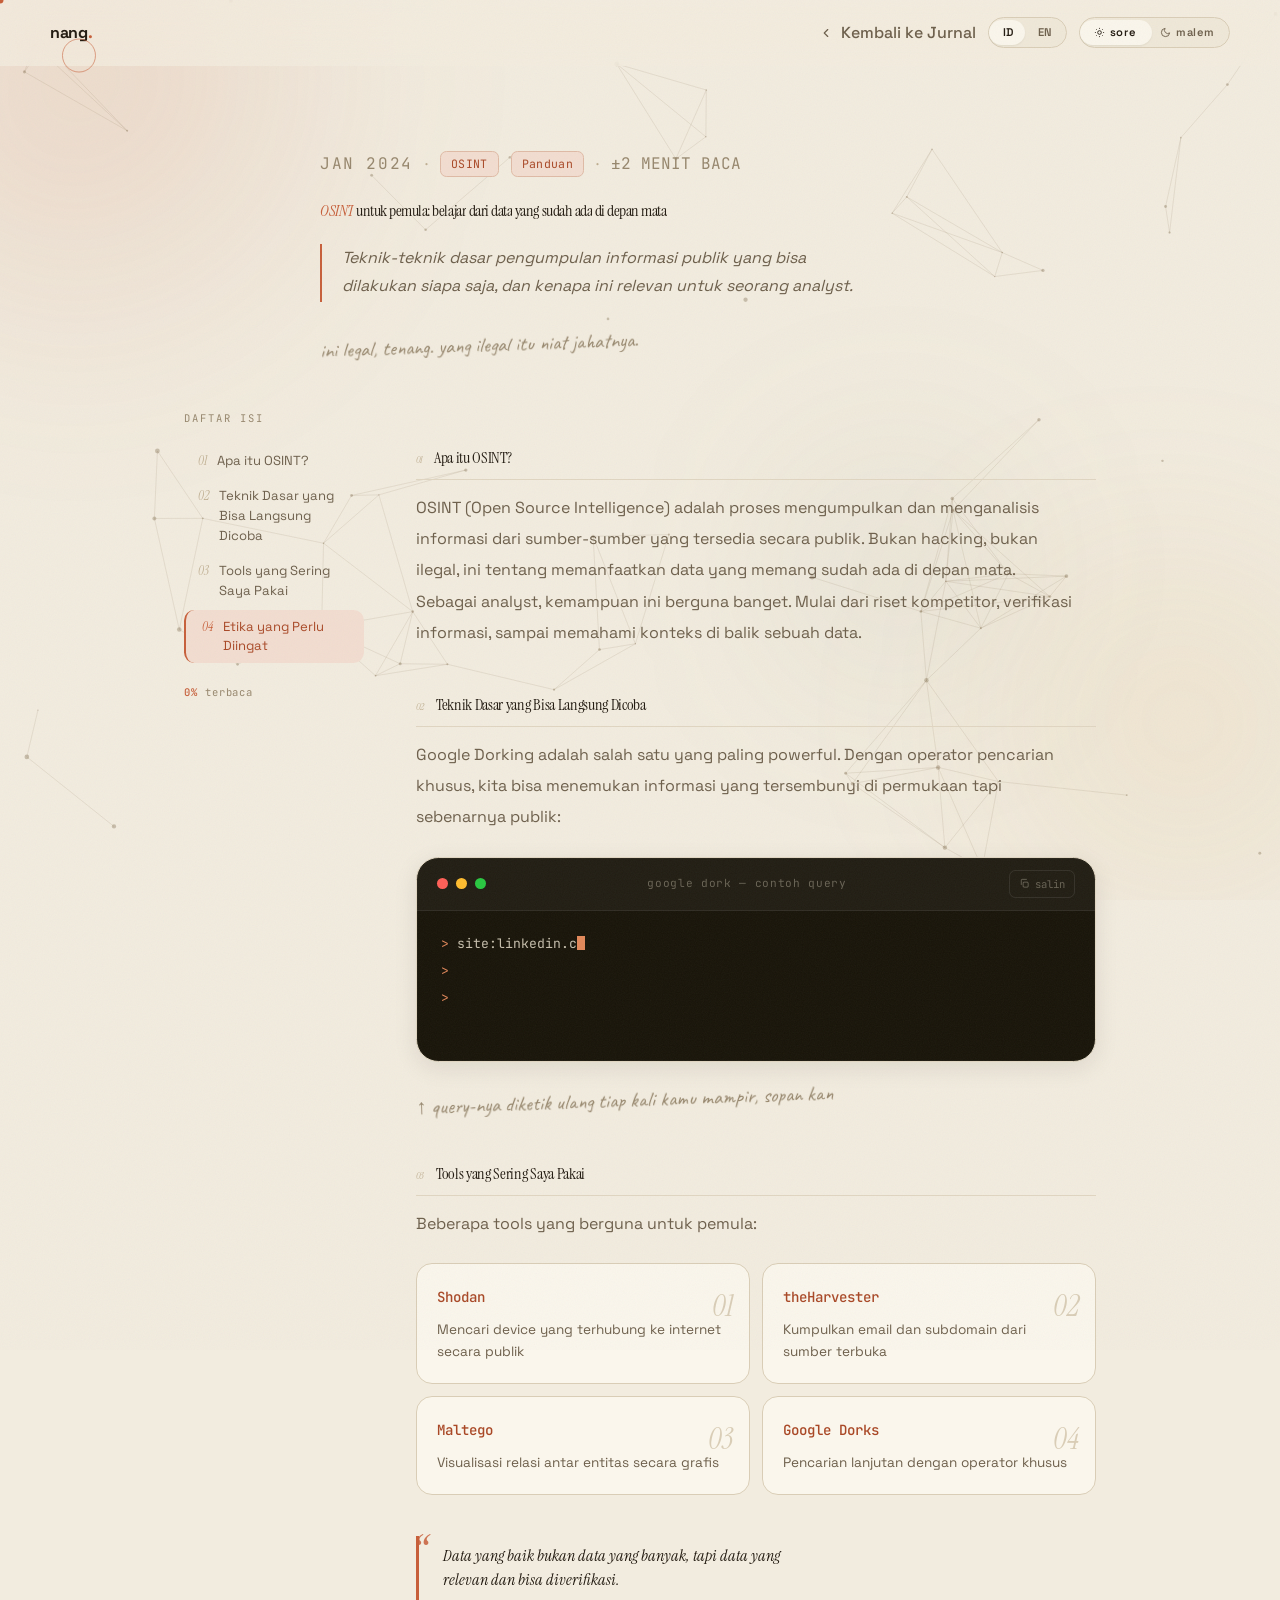
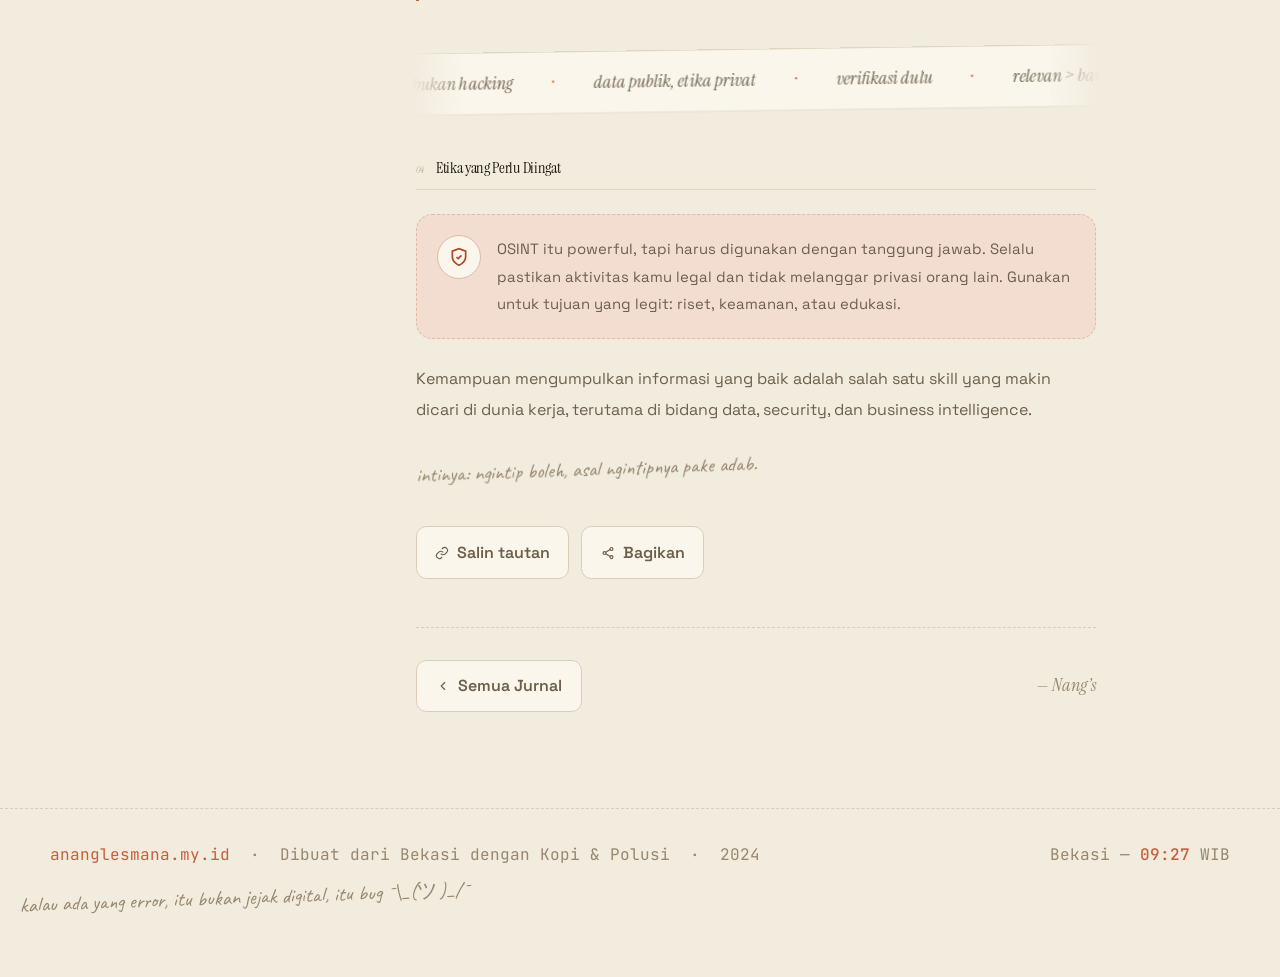
<file: journal/osint-untuk-pemula.html>
<!--
   _-=Created WithOut Love=- _                   
| \ | ___ ._ _  ___  ___
|   |<_> || ' |/ . |<_-<
|_\_|<___||_|_|\_. |/__/
               <___'    
-->


<!DOCTYPE html>
<html lang="id" data-theme="sore">
<head>
<meta charset="utf-8"/>
<meta content="width=device-width, initial-scale=1.0" name="viewport"/>
<title>OSINT untuk Pemula — Nang</title>
<script>
try{
  var t = localStorage.getItem('nang-theme');
  if(t === 'malem' || t === 'sore'){ document.documentElement.dataset.theme = t; }
}catch(e){}
</script>
<link rel="preconnect" href="https://fonts.googleapis.com"/>
<link rel="preconnect" href="https://fonts.gstatic.com" crossorigin/>
<link href="https://fonts.googleapis.com/css2?family=Instrument+Serif:ital@0;1&family=Space+Grotesk:wght@400;500;600;700&family=JetBrains+Mono:wght@400;500&family=Caveat:wght@500;600&display=swap" rel="stylesheet"/>
<meta name="description" content="Teknik dasar pengumpulan informasi publik yang bisa dilakukan siapa saja, dan kenapa ini relevan untuk seorang analyst."/>
<style>
/* ================================================
   osint untuk pemula — panduan ngintip yang halal.
   terminalnya ngetik sendiri, toolsnya miring-miring.
   ================================================ */

*,*::before,*::after{margin:0;padding:0;box-sizing:border-box}
html{scroll-behavior:smooth;scroll-padding-top:84px}

:root{
  --font-serif:'Instrument Serif',Georgia,serif;
  --font-sans:'Space Grotesk',system-ui,-apple-system,sans-serif;
  --font-mono:'JetBrains Mono','Fira Code',monospace;
  --font-hand:'Caveat',cursive;

  --fs-xs:clamp(.72rem,.68rem+.2vw,.82rem);
  --fs-sm:clamp(.85rem,.8rem+.3vw,.95rem);
  --fs-base:clamp(1rem,.95rem+.25vw,1.12rem);
  --fs-lg:clamp(1.15rem,1rem+.7vw,1.45rem);
  --fs-xl:clamp(1.5rem,1.15rem+1.5vw,2.3rem);
  --fs-2xl:clamp(2rem,1.2rem+2.5vw,3.2rem);

  --s1:.25rem; --s2:.5rem; --s3:.75rem; --s4:1rem; --s5:1.25rem;
  --s6:1.5rem; --s8:2rem; --s10:2.5rem; --s12:3rem; --s16:4rem; --s24:6rem;

  --r-sm:.4rem; --r-md:.65rem; --r-lg:1rem; --r-xl:1.4rem; --r-full:999px;

  --ease:cubic-bezier(.22,1,.36,1);
  --ease-spring:cubic-bezier(.34,1.56,.64,1);

  --read-w:680px;
}

html[data-theme="sore"]{
  --bg:#f2ecdf; --bg-soft:#faf6ec; --surface:#efe8d8; --surface-2:#e6dcc8;
  --border:#d9cdb6; --border-strong:#bfae90; --divider:#e0d5c1;
  --text:#221a10; --text-muted:#6d5f4b; --text-faint:#97876d;
  --accent:#c75f3a; --accent-hover:#a94826; --accent-active:#8a3d23;
  --accent-soft:#f2ddd0; --accent-border:#dfbaa5;
  --nav-bg:rgba(242,236,223,.78);
  --shadow-sm:0 1px 2px rgba(34,26,16,.06);
  --shadow-md:0 6px 24px rgba(34,26,16,.09);
  --shadow-lg:0 16px 48px rgba(34,26,16,.14);
  --blob-a:rgba(199,95,58,.16); --blob-b:rgba(212,165,80,.14); --blob-c:rgba(120,140,100,.12);
  --particle:rgba(120,100,70,.35); --line:rgba(120,100,70,.12);
  --code-bg:#181409; --code-text:rgba(237,228,207,.82); --code-dim:rgba(237,228,207,.35);
  --code-accent:#e2885a; --code-green:#9fc98f;
  color-scheme:light;
}
html[data-theme="malem"]{
  --bg:#131009; --bg-soft:#1a1610; --surface:#211b12; --surface-2:#2a2316;
  --border:#3a3122; --border-strong:#50432d; --divider:#272116;
  --text:#ede4cf; --text-muted:#a89a7f; --text-faint:#7c6f57;
  --accent:#e2885a; --accent-hover:#eda277; --accent-active:#c96f3e;
  --accent-soft:#3a2517; --accent-border:#6c4128;
  --nav-bg:rgba(19,16,9,.75);
  --shadow-sm:0 1px 2px rgba(0,0,0,.4);
  --shadow-md:0 6px 24px rgba(0,0,0,.45);
  --shadow-lg:0 16px 52px rgba(0,0,0,.55);
  --blob-a:rgba(226,136,90,.13); --blob-b:rgba(90,110,160,.10); --blob-c:rgba(150,90,140,.09);
  --particle:rgba(230,200,150,.3); --line:rgba(230,200,150,.08);
  --code-bg:#181409; --code-text:rgba(237,228,207,.82); --code-dim:rgba(237,228,207,.35);
  --code-accent:#e2885a; --code-green:#9fc98f;
  color-scheme:dark;
}

body,nav,footer,.meta-tag,.toc a,.back-pill,.share-btn,.tool-card,
.sect-h,.topfab,hr{
  transition:background-color .55s var(--ease),color .55s var(--ease),
             border-color .55s var(--ease);
}

body{
  font-family:var(--font-sans);
  font-size:var(--fs-base);
  background:var(--bg);
  color:var(--text);
  line-height:1.75;
  overflow-x:hidden;
  min-height:100vh;
}
::selection{background:var(--accent);color:var(--bg)}
img,svg{display:block;max-width:100%;height:auto}
a{color:inherit;text-decoration:none}
button{cursor:pointer;background:none;border:none;font:inherit;color:inherit}
h1,h2,h3{line-height:1.12;text-wrap:balance}
p{text-wrap:pretty}

::-webkit-scrollbar{width:5px}
::-webkit-scrollbar-track{background:transparent}
::-webkit-scrollbar-thumb{background:var(--border-strong);border-radius:3px}
:focus-visible{outline:2px dashed var(--accent);outline-offset:4px;border-radius:var(--r-sm)}

.skip-link{position:fixed;top:10px;left:10px;z-index:999;padding:.9rem 1.4rem;
  background:var(--accent);color:var(--bg);border-radius:var(--r-md);font-weight:600;
  transform:translateY(-180%);transition:transform .22s var(--ease)}
.skip-link:focus{transform:none}

.bg-art{position:fixed;inset:0;z-index:0;overflow:hidden;pointer-events:none}
.blob{position:absolute;border-radius:50%;filter:blur(90px);will-change:transform}
.b1{width:44vmax;height:44vmax;top:-14%;left:-10%;
    background:radial-gradient(circle at 35% 35%,var(--blob-a),transparent 65%);
    animation:drift1 26s ease-in-out infinite alternate}
.b2{width:38vmax;height:38vmax;bottom:-12%;right:-8%;
    background:radial-gradient(circle at 60% 40%,var(--blob-b),transparent 65%);
    animation:drift2 32s ease-in-out infinite alternate}
.b3{width:30vmax;height:30vmax;top:42%;left:55%;
    background:radial-gradient(circle,var(--blob-c),transparent 60%);
    animation:drift3 38s ease-in-out infinite alternate}
@keyframes drift1{0%{transform:translate(0,0) scale(1)}100%{transform:translate(9vw,6vh) scale(1.15)}}
@keyframes drift2{0%{transform:translate(0,0) rotate(0)}100%{transform:translate(-8vw,-7vh) rotate(40deg)}}
@keyframes drift3{0%{transform:translate(0,0) scale(1)}50%{transform:translate(-6vw,4vh) scale(.85)}100%{transform:translate(3vw,-5vh) scale(1.1)}}
#dust{position:absolute;inset:0;width:100%;height:100%}

.grain{position:fixed;inset:-50%;z-index:250;pointer-events:none;opacity:.05;
  background-image:url("data:image/svg+xml,%3Csvg xmlns='http://www.w3.org/2000/svg' width='300' height='300'%3E%3Cfilter id='n'%3E%3CfeTurbulence type='fractalNoise' baseFrequency='.85' numOctaves='2'/%3E%3C/filter%3E%3Crect width='100%25' height='100%25' filter='url(%23n)'/%3E%3C/svg%3E");
  animation:grain-shift .9s steps(3) infinite}
@keyframes grain-shift{0%{transform:translate(0,0)}33%{transform:translate(-2%,1%)}66%{transform:translate(1%,-2%)}100%{transform:translate(0,0)}}

main,nav,footer{position:relative;z-index:1}

.scroll-progress{position:fixed;top:0;left:0;z-index:400;height:3px;width:0;
  background:linear-gradient(90deg,var(--accent),var(--accent-hover));
  border-radius:0 3px 3px 0;transition:width .12s linear}

.cursor-dot,.cursor-ring{position:fixed;top:0;left:0;z-index:900;pointer-events:none;
  border-radius:50%;transform:translate(-50%,-50%);display:none}
@media (hover:hover) and (pointer:fine){
  .cursor-dot,.cursor-ring{display:block}
  .cursor-dot{width:7px;height:7px;background:var(--accent)}
  .cursor-ring{width:34px;height:34px;border:1.5px solid var(--accent);opacity:.55;
    transition:width .25s var(--ease),height .25s var(--ease),opacity .25s var(--ease)}
  body.cursor-hot .cursor-ring{width:56px;height:56px;opacity:.9}
  body.cursor-down .cursor-dot{transform:translate(-50%,-50%) scale(1.6)}
}

nav{position:fixed;top:0;left:0;right:0;z-index:100;height:66px;
  display:flex;align-items:center;padding:0 clamp(1rem,4vw,2.5rem);
  background:var(--nav-bg);backdrop-filter:blur(18px) saturate(1.3);
  -webkit-backdrop-filter:blur(18px) saturate(1.3);
  border-bottom:1px solid transparent;transition:box-shadow .22s,background .22s}
nav.stuck{border-bottom-color:var(--divider);box-shadow:var(--shadow-sm)}
.nav-inner{width:100%;max-width:1180px;margin:0 auto;display:flex;align-items:center;justify-content:space-between;gap:var(--s4)}
.nav-logo{font-weight:700;font-size:1rem;letter-spacing:-.02em;flex-shrink:0}
.nav-logo span{color:var(--accent)}
.nav-right{display:flex;align-items:center;gap:var(--s3)}
.nav-back{display:inline-flex;align-items:center;gap:var(--s2);
  font-size:var(--fs-sm);font-weight:500;color:var(--text-muted);white-space:nowrap}
.nav-back:hover{color:var(--text)}
.nav-back svg{transition:transform .22s var(--ease)}
.nav-back:hover svg{transform:translateX(-3px)}
@media(max-width:560px){.nav-back .nb-text{display:none}}

.seg-toggle{position:relative;display:flex;background:var(--surface);
  border:1px solid var(--border);border-radius:var(--r-full);padding:2px;
  transition:background-color .55s var(--ease),border-color .55s var(--ease)}
.seg-thumb{position:absolute;top:2px;bottom:2px;width:calc(50% - 2px);left:0;
  background:var(--bg-soft);border-radius:var(--r-full);box-shadow:var(--shadow-sm);
  transition:transform .35s var(--ease-spring),background-color .55s var(--ease)}
.seg-toggle[data-active="1"] .seg-thumb{transform:translateX(100%)}
.seg-toggle button{position:relative;padding:3px 12px;border-radius:var(--r-full);font-size:.7rem;
  font-weight:600;letter-spacing:.05em;color:var(--text-muted);white-space:nowrap;
  display:flex;align-items:center;gap:5px;transition:color .25s}
.seg-toggle button.on,.seg-toggle button:hover{color:var(--text)}
.seg-toggle button svg{width:11px;height:11px}

.art-head{max-width:var(--read-w);margin:0 auto;
  padding:clamp(110px,15vw,150px) var(--s5) var(--s10)}
.meta-row{display:flex;align-items:center;gap:var(--s3);flex-wrap:wrap;margin-bottom:var(--s6)}
.meta-date{font-family:var(--font-mono);font-size:var(--fs-xs);color:var(--text-faint);letter-spacing:.1em}
.meta-tag{padding:2px 10px;border-radius:var(--r-sm);font-size:.72rem;
  font-family:var(--font-mono);letter-spacing:.03em;
  background:var(--accent-soft);color:var(--accent-hover);border:1px solid var(--accent-border);
  transition:transform .25s var(--ease-spring),background-color .55s var(--ease),color .55s var(--ease),border-color .55s var(--ease)}
.meta-tag:hover{transform:rotate(-2deg) scale(1.05)}
.meta-sep{color:var(--border-strong);font-size:var(--fs-xs)}
.meta-read{font-size:var(--fs-xs);color:var(--text-faint);font-family:var(--font-mono)}

.art-title{font-family:var(--font-serif);font-weight:400;font-size:var(--fs-2xl);
  letter-spacing:-.03em;line-height:1.1;margin-bottom:var(--s6)}
.art-title .word{display:inline-block;overflow:hidden;vertical-align:bottom}
.art-title .word>i{display:inline-block;font-style:normal;
  transform:translateY(110%);animation:word-up .85s var(--ease) forwards;animation-delay:var(--wd,0s)}
@keyframes word-up{to{transform:translateY(0)}}

.art-lead{font-size:var(--fs-lg);color:var(--text-muted);line-height:1.8;
  border-left:2px solid var(--accent);padding-left:var(--s5);font-style:italic;
  max-width:56ch;position:relative}
.art-lead::before{content:"";position:absolute;left:-2px;top:0;width:2px;height:100%;
  background:var(--accent);transform:scaleY(0);transform-origin:top;
  animation:lead-grow 1s var(--ease) .4s forwards}
@keyframes lead-grow{to{transform:scaleY(1)}}

.hand-note{font-family:var(--font-hand);font-size:1.3rem;color:var(--text-faint);
  display:inline-block;line-height:1.2;transform:rotate(-2deg);margin-top:var(--s8)}

.read-layout{display:grid;grid-template-columns:minmax(0,var(--read-w));
  justify-content:center;gap:clamp(var(--s8),4vw,var(--s16));
  padding:0 var(--s5) var(--s24)}
@media(min-width:1180px){
  .read-layout{grid-template-columns:180px minmax(0,var(--read-w))}
}
.toc{display:none}
@media(min-width:1180px){
  .toc{display:block;position:sticky;top:110px;align-self:start;padding-top:var(--s2)}
}
.toc-label{font-family:var(--font-mono);font-size:.66rem;letter-spacing:.18em;
  text-transform:uppercase;color:var(--text-faint);margin-bottom:var(--s4)}
.toc ol{list-style:none;display:flex;flex-direction:column;gap:2px;counter-reset:toc}
.toc a{display:flex;gap:10px;align-items:baseline;padding:7px 10px 7px 12px;
  border-radius:var(--r-md);font-size:.82rem;color:var(--text-muted);line-height:1.5;
  border-left:2px solid transparent;
  transition:color .25s,background .25s,padding-left .3s var(--ease),border-color .25s}
.toc a::before{counter-increment:toc;content:counter(toc,decimal-leading-zero);
  font-family:var(--font-serif);font-style:italic;font-size:.8rem;color:var(--border-strong);
  transition:color .25s}
.toc a:hover{color:var(--text);background:var(--bg-soft)}
.toc a.act{color:var(--accent-hover);background:var(--accent-soft);
  border-left-color:var(--accent);padding-left:16px}
.toc a.act::before{color:var(--accent)}
.toc-pct{margin-top:var(--s5);font-family:var(--font-mono);font-size:.66rem;
  color:var(--text-faint);letter-spacing:.08em}
.toc-pct b{color:var(--accent);font-weight:500}

.article-body{font-size:var(--fs-base);color:var(--text-muted);line-height:1.95}
.article-body>*+*{margin-top:var(--s5)}
.article-body p{max-width:66ch}
.article-body strong{color:var(--text);font-weight:600}
.article-body em{font-style:italic}
.article-body a:not(.h-link):not(.back-pill){color:var(--accent);
  border-bottom:1px solid var(--accent-border);transition:color .22s,border-color .22s}
.article-body a:not(.h-link):not(.back-pill):hover{color:var(--accent-hover);border-color:var(--accent)}

.sect-h{font-family:var(--font-serif);font-weight:400;font-size:var(--fs-xl);
  color:var(--text);letter-spacing:-.02em;
  margin-top:var(--s12);margin-bottom:var(--s3);padding-bottom:var(--s3);
  border-bottom:1px solid var(--divider);scroll-margin-top:100px;
  display:flex;align-items:baseline;gap:var(--s3);transition:border-color .55s var(--ease)}
.sect-h .h-num{font-style:italic;font-size:.62em;color:var(--border-strong);flex-shrink:0;
  transition:color .3s,transform .35s var(--ease-spring)}
.sect-h:hover .h-num{color:var(--accent);transform:rotate(-8deg) translateY(-2px)}
.h-link{display:inline-flex;opacity:0;margin-left:auto;align-self:center;
  color:var(--border-strong);transition:opacity .25s,color .25s,transform .25s var(--ease-spring)}
.sect-h:hover .h-link{opacity:1}
.h-link:hover{color:var(--accent);transform:rotate(-10deg) scale(1.15)}
.h-link svg{width:15px;height:15px}

/* terminal dork — ngetik baris demi baris */
.term{margin:var(--s6) 0;background:var(--code-bg);
  border:1px solid var(--divider);border-radius:var(--r-xl);overflow:hidden;
  box-shadow:var(--shadow-md),0 0 0 1px rgba(255,255,255,.03) inset;
  transform:rotate(.4deg);transition:transform .4s var(--ease),border-color .55s var(--ease)}
.term:hover{transform:rotate(0) translateY(-3px)}
.term-head{display:flex;align-items:center;gap:8px;padding:var(--s3) var(--s5);
  background:rgba(255,255,255,.04);border-bottom:1px solid rgba(255,255,255,.07)}
.term-head i{width:11px;height:11px;border-radius:50%;display:block}
.term-head i:nth-child(1){background:#ff5f57}
.term-head i:nth-child(2){background:#febc2e}
.term-head i:nth-child(3){background:#28c840}
.term-title{margin:auto;font-family:var(--font-mono);font-size:.7rem;
  color:var(--code-dim);letter-spacing:.06em}
.term-copy{display:inline-flex;align-items:center;gap:5px;
  font-family:var(--font-mono);font-size:.66rem;color:var(--code-dim);
  padding:3px 9px;border:1px solid rgba(255,255,255,.09);border-radius:var(--r-sm);
  transition:color .2s,border-color .2s}
.term-copy:hover{color:var(--code-accent);border-color:rgba(226,136,90,.4)}
.term-copy.ok{color:var(--code-green);border-color:rgba(159,201,143,.45)}
.term-body{padding:var(--s5) var(--s6);font-family:var(--font-mono);
  font-size:.82rem;line-height:2.05;overflow-x:auto;color:var(--code-text);min-height:150px}
.tline{display:block;white-space:pre;min-height:1.6em}
.tline .p{color:var(--code-accent)}
.tline .c{color:var(--code-text)}
.tline.done .c{opacity:.85}
.caret{display:inline-block;width:8px;height:14px;background:var(--code-accent);
  vertical-align:-2px;animation:caret-blink 1.05s steps(1) infinite}
@keyframes caret-blink{50%{opacity:0}}

/* tool grid: 4 kartu miring, bisa di-tilt */
.tool-grid{display:grid;grid-template-columns:1fr 1fr;gap:var(--s3);margin:var(--s6) 0}
@media(max-width:560px){.tool-grid{grid-template-columns:1fr}}
.tool-card{background:var(--bg-soft);border:1px solid var(--border);
  border-radius:var(--r-lg);padding:var(--s5);position:relative;overflow:hidden;
  transition:transform .35s var(--ease-spring),box-shadow .35s,border-color .3s,
             background-color .55s var(--ease);will-change:transform}
.tool-card:nth-child(1){transform:rotate(-.7deg)}
.tool-card:nth-child(2){transform:rotate(.6deg) translateY(3px)}
.tool-card:nth-child(3){transform:rotate(.4deg) translateY(-2px)}
.tool-card:nth-child(4){transform:rotate(-.5deg)}
.tool-card:hover{transform:rotate(0) translateY(-4px) scale(1.02);
  box-shadow:var(--shadow-md);border-color:var(--accent-border);z-index:2}
.tool-card::after{content:attr(data-idx);position:absolute;top:var(--s3);right:var(--s4);
  font-family:var(--font-serif);font-style:italic;font-size:1.9rem;color:var(--border);
  transition:color .3s,transform .4s var(--ease-spring)}
.tool-card:hover::after{color:var(--accent);transform:rotate(-8deg) scale(1.1)}
.tc-name{font-family:var(--font-mono);font-size:.88rem;font-weight:500;
  color:var(--accent-hover);margin-bottom:var(--s2)}
.tc-desc{font-size:.85rem;color:var(--text-muted);line-height:1.6}

/* pull quote */
.pull{margin:var(--s10) 0;padding:var(--s2) 0 var(--s2) var(--s6);
  border-left:3px solid var(--accent);position:relative;
  font-family:var(--font-serif);font-size:clamp(1.3rem,1.05rem+1vw,1.7rem);
  line-height:1.55;color:var(--text);font-style:italic;max-width:56ch}
.pull::before{content:"\201C";position:absolute;left:-6px;top:-.35em;font-size:3rem;
  color:var(--accent);font-family:var(--font-serif);opacity:.85}

/* kartu etika: panggung khusus buat disclaimer */
.ethic{display:grid;grid-template-columns:44px 1fr;gap:var(--s4);align-items:start;
  background:var(--accent-soft);border:1px dashed var(--accent-border);
  border-radius:var(--r-lg);padding:var(--s5);margin:var(--s6) 0;
  transition:transform .3s var(--ease-spring),background-color .55s var(--ease),border-color .55s var(--ease)}
.ethic:hover{transform:rotate(-.4deg)}
.ethic-ic{width:44px;height:44px;border-radius:50%;background:var(--bg-soft);
  border:1px solid var(--accent-border);display:grid;place-items:center;color:var(--accent-hover)}
.ethic-ic svg{width:20px;height:20px}
.ethic p{font-size:.93rem;line-height:1.85}

/* marquee */
.marquee{overflow:hidden;border-top:1px solid var(--divider);border-bottom:1px solid var(--divider);
  padding:13px 0;margin:var(--s12) 0 0;transform:rotate(-.8deg) scale(1.01);
  background:var(--bg-soft);transition:background-color .55s var(--ease),border-color .55s var(--ease);
  -webkit-mask-image:linear-gradient(90deg,transparent,#000 8%,#000 92%,transparent);
  mask-image:linear-gradient(90deg,transparent,#000 8%,#000 92%,transparent)}
.marquee-track{display:flex;gap:2.4rem;width:max-content;animation:marquee 24s linear infinite}
.marquee:hover .marquee-track{animation-play-state:paused}
.marquee-track span{font-family:var(--font-serif);font-style:italic;font-size:1.1rem;
  color:var(--text-muted);white-space:nowrap}
.marquee-track b{color:var(--accent);font-weight:400}
@keyframes marquee{to{transform:translateX(-50%)}}

.share-row{display:flex;gap:var(--s3);flex-wrap:wrap;margin-top:var(--s10)}
.share-btn{display:inline-flex;align-items:center;gap:var(--s2);
  padding:.6rem 1.15rem;border-radius:var(--r-md);border:1px solid var(--border);
  background:var(--bg-soft);font-size:var(--fs-sm);font-weight:600;color:var(--text-muted);
  transition:transform .28s var(--ease-spring),border-color .25s,color .25s,box-shadow .28s,
             background-color .55s var(--ease)}
.share-btn svg{width:14px;height:14px;transition:transform .3s var(--ease-spring)}
.share-btn:hover{transform:translateY(-3px) rotate(-.8deg);border-color:var(--accent-border);
  color:var(--text);box-shadow:var(--shadow-sm)}
.share-btn:hover svg{transform:rotate(-10deg) scale(1.12)}
.share-btn.ok{border-color:var(--accent-border);color:var(--accent-hover);background:var(--accent-soft)}

.article-footer{margin-top:var(--s12);padding-top:var(--s8);
  border-top:1px dashed var(--border);display:flex;align-items:center;
  justify-content:space-between;flex-wrap:wrap;gap:var(--s4)}
.back-pill{display:inline-flex;align-items:center;gap:var(--s2);
  padding:.6rem 1.2rem;border-radius:var(--r-md);border:1px solid var(--border);
  background:var(--bg-soft);font-size:var(--fs-sm);font-weight:600;color:var(--text-muted);
  transition:transform .28s var(--ease-spring),border-color .25s,color .25s,box-shadow .28s,
             background-color .55s var(--ease)}
.back-pill svg{transition:transform .3s var(--ease)}
.back-pill:hover{border-color:var(--accent-border);color:var(--text);
  transform:translateY(-2px);box-shadow:var(--shadow-sm)}
.back-pill:hover svg{transform:translateX(-4px)}
.art-author{font-family:var(--font-serif);font-style:italic;font-size:1.15rem;color:var(--text-faint)}

footer{border-top:1px dashed var(--border);padding:var(--s8) var(--s5) var(--s16)}
.f-inner{max-width:1180px;margin:0 auto;display:flex;flex-wrap:wrap;gap:var(--s3);
  align-items:center;justify-content:space-between}
.f-copy{font-family:var(--font-mono);font-size:var(--fs-xs);color:var(--text-faint)}
.f-copy strong{color:var(--accent);font-weight:400}
.f-clock{font-family:var(--font-mono);font-size:var(--fs-xs);color:var(--text-faint)}
.f-clock b{color:var(--accent);font-weight:500}
.f-hand{max-width:1180px;margin:1rem auto 0;text-align:right}

.topfab{position:fixed;right:var(--s5);bottom:var(--s5);z-index:150;
  width:46px;height:46px;border-radius:50%;background:var(--text);color:var(--bg);
  display:grid;place-items:center;box-shadow:var(--shadow-md);
  opacity:0;pointer-events:none;transform:translateY(12px) scale(.9);
  transition:opacity .3s,transform .35s var(--ease-spring),background .25s,color .55s var(--ease)}
.topfab.show{opacity:1;pointer-events:auto;transform:none}
.topfab:hover{background:var(--accent);color:#fff;transform:translateY(-3px)}
.topfab svg{width:18px;height:18px}

.rv{opacity:0;transform:translateY(26px) rotate(.4deg);
  transition:opacity .7s var(--ease),transform .7s var(--ease);transition-delay:var(--d,0s)}
.rv.on{opacity:1;transform:none}
.rv-pop{opacity:0;transform:scale(.9);
  transition:opacity .5s var(--ease),transform .6s var(--ease-spring);transition-delay:var(--d,0s)}
.rv-pop.on{opacity:1;transform:scale(1)}

html.konami{animation:hue-spin 1.6s linear infinite}
@keyframes hue-spin{to{filter:hue-rotate(360deg)}}
.konami-note{position:fixed;top:50%;left:50%;transform:translate(-50%,-50%) rotate(-3deg);
  z-index:800;font-family:var(--font-hand);font-size:clamp(1.5rem,4vw,2.4rem);
  color:var(--accent);background:var(--bg-soft);border:2px dashed var(--accent);
  padding:var(--s4) var(--s8);border-radius:var(--r-lg);box-shadow:var(--shadow-lg);
  pointer-events:none;text-align:center;line-height:1.3;max-width:86vw;
  animation:w-pop .4s var(--ease-spring)}
@keyframes w-pop{from{opacity:0;transform:translate(-50%,-44%) rotate(-3deg) scale(.94)}
  to{opacity:1;transform:translate(-50%,-50%) rotate(-3deg) scale(1)}}

@media(max-width:720px){
  .art-head{padding-left:var(--s4);padding-right:var(--s4)}
  .read-layout{padding-left:var(--s4);padding-right:var(--s4)}
  .pull{padding-left:var(--s4)}
  .term{margin-left:calc(-1*var(--s2));margin-right:calc(-1*var(--s2))}
}
@media(prefers-reduced-motion:reduce){
  html{scroll-behavior:auto}
  *,*::before,*::after{animation-duration:.01ms!important;animation-iteration-count:1!important;transition-duration:.01ms!important}
  .rv,.rv-pop{opacity:1;transform:none}
  .art-title .word>i{transform:none;animation:none}
  .grain{display:none}
}
</style>
</head>
<body>
<a class="skip-link" href="#article-body" data-i18n="osint_skip">Langsung ke isi tulisan ↓</a>

<div class="bg-art" aria-hidden="true">
  <div class="blob b1"></div>
  <div class="blob b2"></div>
  <div class="blob b3"></div>
  <canvas id="dust"></canvas>
</div>
<div class="grain" aria-hidden="true"></div>
<div class="scroll-progress" id="sprog"></div>
<div class="cursor-dot" id="cdot"></div>
<div class="cursor-ring" id="cring"></div>

<nav id="navbar">
  <div class="nav-inner">
    <a href="../index.html" class="nav-logo" data-hot>nang<span>.</span></a>
    <div class="nav-right">
      <a href="../index.html#journal" class="nav-back" data-hot>
        <svg width="14" height="14" viewBox="0 0 24 24" fill="none" stroke="currentColor" stroke-width="2" stroke-linecap="round" stroke-linejoin="round" aria-hidden="true"><polyline points="15 18 9 12 15 6"/></svg>
        <span class="nb-text" data-i18n="osint_nav_back">Kembali ke Jurnal</span>
      </a>
      <div class="seg-toggle" id="langTg" data-active="0" role="group" aria-label="Bahasa">
        <span class="seg-thumb"></span>
        <button class="on" data-lang="id" type="button">ID</button>
        <button data-lang="en" type="button">EN</button>
      </div>
      <div class="seg-toggle" id="themeTg" data-active="0" role="group" aria-label="Tema tampilan">
        <span class="seg-thumb"></span>
        <button class="on" data-tset="sore" type="button" aria-label="Mode sore (terang)">
          <svg viewBox="0 0 24 24" fill="none" stroke="currentColor" stroke-width="2"><circle cx="12" cy="12" r="4"/><path d="M12 2v2m0 16v2M4.9 4.9l1.4 1.4m11.4 11.4 1.4 1.4M2 12h2m16 0h2M4.9 19.1l1.4-1.4m11.4-11.4 1.4-1.4"/></svg>
          sore
        </button>
        <button data-tset="malem" type="button" aria-label="Mode malem (gelap)">
          <svg viewBox="0 0 24 24" fill="none" stroke="currentColor" stroke-width="2"><path d="M21 12.8A9 9 0 1 1 11.2 3 7 7 0 0 0 21 12.8z"/></svg>
          malem
        </button>
      </div>
    </div>
  </div>
</nav>

<main>
  <header class="art-head">
    <div class="meta-row">
      <span class="meta-date">JAN 2024</span>
      <span class="meta-sep">·</span>
      <span class="meta-tag">OSINT</span>
      <span class="meta-tag" data-i18n="osint_tag">Panduan</span>
      <span class="meta-sep">·</span>
      <span class="meta-read" id="readTime">±4 MENIT BACA</span>
    </div>
    <h1 class="art-title" id="artTitle"
        data-title-id="OSINT untuk pemula: belajar dari data yang sudah ada di depan mata"
        data-title-en="OSINT for Beginners: Learning from Data That's Already in Front of You"></h1>
    <p class="art-lead" data-i18n="osint_intro">Teknik-teknik dasar pengumpulan informasi publik yang bisa dilakukan siapa saja, dan kenapa ini relevan untuk seorang analyst.</p>
    <span class="hand-note" data-i18n="osint_hero_note">ini legal, tenang. yang ilegal itu niat jahatnya.</span>
  </header>

  <div class="read-layout">

    <aside class="toc" aria-label="Daftar isi">
      <div class="toc-label" data-i18n="osint_toc">Daftar Isi</div>
      <ol id="tocList"></ol>
      <div class="toc-pct"><b id="tocPct">0%</b> <span data-i18n="osint_read_pct">terbaca</span></div>
    </aside>

    <div class="article-body" id="article-body">

      <section id="s-apa">
        <h2 class="sect-h rv">
          <span class="h-num">01</span>
          <span data-i18n="osint_h2_1">Apa itu OSINT?</span>
          <a class="h-link" href="#s-apa" aria-label="Salin tautan bagian ini" data-hot>
            <svg viewBox="0 0 24 24" fill="none" stroke="currentColor" stroke-width="2"><path d="M10 13a5 5 0 0 0 7.5.5l3-3a5 5 0 0 0-7-7l-1.7 1.7"/><path d="M14 11a5 5 0 0 0-7.5-.5l-3 3a5 5 0 0 0 7 7l1.7-1.7"/></svg>
          </a>
        </h2>
        <p class="rv" data-i18n="osint_p1">OSINT (Open Source Intelligence) adalah proses mengumpulkan dan menganalisis informasi dari sumber-sumber yang tersedia secara publik. Bukan hacking, bukan ilegal, ini tentang memanfaatkan data yang memang sudah ada di depan mata.</p>
        <p class="rv" data-i18n="osint_p2">Sebagai analyst, kemampuan ini berguna banget. Mulai dari riset kompetitor, verifikasi informasi, sampai memahami konteks di balik sebuah data.</p>
      </section>

      <section id="s-dasar">
        <h2 class="sect-h rv">
          <span class="h-num">02</span>
          <span data-i18n="osint_h2_2">Teknik Dasar yang Bisa Langsung Dicoba</span>
          <a class="h-link" href="#s-dasar" aria-label="Salin tautan bagian ini" data-hot>
            <svg viewBox="0 0 24 24" fill="none" stroke="currentColor" stroke-width="2"><path d="M10 13a5 5 0 0 0 7.5.5l3-3a5 5 0 0 0-7-7l-1.7 1.7"/><path d="M14 11a5 5 0 0 0-7.5-.5l-3 3a5 5 0 0 0 7 7l1.7-1.7"/></svg>
          </a>
        </h2>
        <p class="rv" data-i18n="osint_p3">Google Dorking adalah salah satu yang paling powerful. Dengan operator pencarian khusus, kita bisa menemukan informasi yang tersembunyi di permukaan tapi sebenarnya publik:</p>

        <!-- terminal google dork: ngetik tiga baris, satu-satu -->
        <div class="term rv" id="liveTerm" data-hot>
          <div class="term-head">
            <i></i><i></i><i></i>
            <span class="term-title">google dork — contoh query</span>
            <button class="term-copy" id="termCopy" type="button" aria-label="Salin query">
              <svg width="11" height="11" viewBox="0 0 24 24" fill="none" stroke="currentColor" stroke-width="2"><rect x="9" y="9" width="11" height="11" rx="2"/><path d="M5 15V5a2 2 0 0 1 2-2h10"/></svg>
              <span data-i18n="osint_cp_lbl">salin</span>
            </button>
          </div>
          <div class="term-body" id="termBody"></div>
        </div>
        <p class="hand-note" style="margin-top:0" data-i18n="osint_term_note">↑ query-nya diketik ulang tiap kali kamu mampir, sopan kan</p>
      </section>

      <section id="s-tools">
        <h2 class="sect-h rv">
          <span class="h-num">03</span>
          <span data-i18n="osint_h2_3">Tools yang Sering Saya Pakai</span>
          <a class="h-link" href="#s-tools" aria-label="Salin tautan bagian ini" data-hot>
            <svg viewBox="0 0 24 24" fill="none" stroke="currentColor" stroke-width="2"><path d="M10 13a5 5 0 0 0 7.5.5l3-3a5 5 0 0 0-7-7l-1.7 1.7"/><path d="M14 11a5 5 0 0 0-7.5-.5l-3 3a5 5 0 0 0 7 7l1.7-1.7"/></svg>
          </a>
        </h2>
        <p class="rv" data-i18n="osint_p4">Beberapa tools yang berguna untuk pemula:</p>

        <div class="tool-grid">
          <div class="tool-card rv-pop" style="--d:.05s" data-idx="01" data-hot>
            <div class="tc-name">Shodan</div>
            <div class="tc-desc" data-i18n="osint_tool1">Mencari device yang terhubung ke internet secara publik</div>
          </div>
          <div class="tool-card rv-pop" style="--d:.13s" data-idx="02" data-hot>
            <div class="tc-name">theHarvester</div>
            <div class="tc-desc" data-i18n="osint_tool2">Kumpulkan email dan subdomain dari sumber terbuka</div>
          </div>
          <div class="tool-card rv-pop" style="--d:.21s" data-idx="03" data-hot>
            <div class="tc-name">Maltego</div>
            <div class="tc-desc" data-i18n="osint_tool3">Visualisasi relasi antar entitas secara grafis</div>
          </div>
          <div class="tool-card rv-pop" style="--d:.29s" data-idx="04" data-hot>
            <div class="tc-name">Google Dorks</div>
            <div class="tc-desc" data-i18n="osint_tool4">Pencarian lanjutan dengan operator khusus</div>
          </div>
        </div>

        <blockquote class="pull rv" data-i18n="osint_blockquote">Data yang baik bukan data yang banyak, tapi data yang relevan dan bisa diverifikasi.</blockquote>
      </section>

      <div class="marquee" aria-hidden="true">
        <div class="marquee-track" id="marqueeTrack"></div>
      </div>

      <section id="s-etika">
        <h2 class="sect-h rv">
          <span class="h-num">04</span>
          <span data-i18n="osint_h2_4">Etika yang Perlu Diingat</span>
          <a class="h-link" href="#s-etika" aria-label="Salin tautan bagian ini" data-hot>
            <svg viewBox="0 0 24 24" fill="none" stroke="currentColor" stroke-width="2"><path d="M10 13a5 5 0 0 0 7.5.5l3-3a5 5 0 0 0-7-7l-1.7 1.7"/><path d="M14 11a5 5 0 0 0-7.5-.5l-3 3a5 5 0 0 0 7 7l1.7-1.7"/></svg>
          </a>
        </h2>

        <div class="ethic rv" data-hot>
          <div class="ethic-ic" aria-hidden="true">
            <svg viewBox="0 0 24 24" fill="none" stroke="currentColor" stroke-width="2"><path d="M12 22s8-3.5 8-10V5l-8-3-8 3v7c0 6.5 8 10 8 10z"/><path d="m9 12 2 2 4-4"/></svg>
          </div>
          <p data-i18n="osint_p5">OSINT itu powerful, tapi harus digunakan dengan tanggung jawab. Selalu pastikan aktivitas kamu legal dan tidak melanggar privasi orang lain. Gunakan untuk tujuan yang legit: riset, keamanan, atau edukasi.</p>
        </div>

        <p class="rv" data-i18n="osint_p6">Kemampuan mengumpulkan informasi yang baik adalah salah satu skill yang makin dicari di dunia kerja, terutama di bidang data, security, dan business intelligence.</p>
        <span class="hand-note" data-i18n="osint_outro_note">intinya: ngintip boleh, asal ngintipnya pake adab.</span>
      </section>

      <div class="share-row">
        <button class="share-btn" id="copyBtn" type="button" data-hot>
          <svg viewBox="0 0 24 24" fill="none" stroke="currentColor" stroke-width="2"><path d="M10 13a5 5 0 0 0 7.5.5l3-3a5 5 0 0 0-7-7l-1.7 1.7"/><path d="M14 11a5 5 0 0 0-7.5-.5l-3 3a5 5 0 0 0 7 7l1.7-1.7"/></svg>
          <span id="copyLbl" data-i18n="osint_copy">Salin tautan</span>
        </button>
        <button class="share-btn" id="shareBtn" type="button" data-hot>
          <svg viewBox="0 0 24 24" fill="none" stroke="currentColor" stroke-width="2"><circle cx="18" cy="5" r="2.5"/><circle cx="6" cy="12" r="2.5"/><circle cx="18" cy="19" r="2.5"/><path d="M8.2 10.8 15.6 6.2M8.2 13.2l7.4 4.6"/></svg>
          <span data-i18n="osint_share">Bagikan</span>
        </button>
      </div>

      <div class="article-footer">
        <a href="../index.html#journal" class="back-pill" data-hot>
          <svg width="14" height="14" viewBox="0 0 24 24" fill="none" stroke="currentColor" stroke-width="2" stroke-linecap="round" stroke-linejoin="round" aria-hidden="true"><polyline points="15 18 9 12 15 6"/></svg>
          <span data-i18n="osint_back_link">Semua Jurnal</span>
        </a>
        <span class="art-author">— Nang’s</span>
      </div>

    </div>
  </div>
</main>

<footer>
  <div class="f-inner">
    <p class="f-copy"><strong>ananglesmana.my.id</strong> &nbsp;·&nbsp; <span data-i18n="osint_footer">Dibuat dari Bekasi dengan Kopi &amp; Polusi</span> &nbsp;·&nbsp; 2024</p>
    <p class="f-clock">Bekasi — <b id="clock">--:--</b> WIB</p>
  </div>
  <p class="hand-note f-hand" data-i18n="osint_footer_note">kalau ada yang error, itu bukan jejak digital, itu bug ¯\_(ツ)_/¯</p>
</footer>

<button class="topfab" id="topFab" type="button" aria-label="Kembali ke atas">
  <svg viewBox="0 0 24 24" fill="none" stroke="currentColor" stroke-width="2" stroke-linecap="round" stroke-linejoin="round"><path d="M12 19V5m-7 7 7-7 7 7"/></svg>
</button>
<script>
(function(){
'use strict';
const $ =(s,c)=>(c||document).querySelector(s);
const $$=(s,c)=>Array.from((c||document).querySelectorAll(s));
const REDUCED = matchMedia('(prefers-reduced-motion: reduce)').matches;
const FINE = matchMedia('(hover:hover) and (pointer:fine)').matches;
const root = document.documentElement;

/* ═══ 0. KAMUS ═══ */
const T = {
  id: {
    osint_skip:'Langsung ke isi tulisan ↓',
    osint_nav_back:'Kembali ke Jurnal',
    osint_tag:'Panduan',
    osint_intro:'Teknik-teknik dasar pengumpulan informasi publik yang bisa dilakukan siapa saja, dan kenapa ini relevan untuk seorang analyst.',
    osint_hero_note:'ini legal, tenang. yang ilegal itu niat jahatnya.',
    osint_toc:'Daftar Isi',
    osint_read_pct:'terbaca',
    osint_h2_1:'Apa itu OSINT?',
    osint_p1:'OSINT (Open Source Intelligence) adalah proses mengumpulkan dan menganalisis informasi dari sumber-sumber yang tersedia secara publik. Bukan hacking, bukan ilegal, ini tentang memanfaatkan data yang memang sudah ada di depan mata.',
    osint_p2:'Sebagai analyst, kemampuan ini berguna banget. Mulai dari riset kompetitor, verifikasi informasi, sampai memahami konteks di balik sebuah data.',
    osint_h2_2:'Teknik Dasar yang Bisa Langsung Dicoba',
    osint_p3:'Google Dorking adalah salah satu yang paling powerful. Dengan operator pencarian khusus, kita bisa menemukan informasi yang tersembunyi di permukaan tapi sebenarnya publik:',
    osint_cp_lbl:'salin',
    osint_cp_ok:'tersalin ✓',
    osint_term_note:'\u2191 query-nya diketik ulang tiap kali kamu mampir, sopan kan',
    osint_h2_3:'Tools yang Sering Saya Pakai',
    osint_p4:'Beberapa tools yang berguna untuk pemula:',
    osint_tool1:'Mencari device yang terhubung ke internet secara publik',
    osint_tool2:'Kumpulkan email dan subdomain dari sumber terbuka',
    osint_tool3:'Visualisasi relasi antar entitas secara grafis',
    osint_tool4:'Pencarian lanjutan dengan operator khusus',
    osint_blockquote:'Data yang baik bukan data yang banyak, tapi data yang relevan dan bisa diverifikasi.',
    osint_h2_4:'Etika yang Perlu Diingat',
    osint_p5:'OSINT itu powerful, tapi harus digunakan dengan tanggung jawab. Selalu pastikan aktivitas kamu legal dan tidak melanggar privasi orang lain. Gunakan untuk tujuan yang legit: riset, keamanan, atau edukasi.',
    osint_p6:'Kemampuan mengumpulkan informasi yang baik adalah salah satu skill yang makin dicari di dunia kerja, terutama di bidang data, security, dan business intelligence.',
    osint_outro_note:'intinya: ngintip boleh, asal ngintipnya pake adab.',
    osint_copy:'Salin tautan',
    osint_copied:'tersalin, tinggal tempel ✓',
    osint_share:'Bagikan',
    osint_back_link:'Semua Jurnal',
    osint_footer:'Dibuat dari Bekasi dengan Kopi & Polusi',
    osint_footer_note:'kalau ada yang error, itu bukan jejak digital, itu bug ¯\\_(ツ)_/¯',
    osint_marquee:['bukan hacking','data publik, etika privat','verifikasi dulu','relevan > banyak'],
    osint_readfmt:m=>'±'+m+' MENIT BACA'
  },
  en: {
    osint_skip:'Skip to the article ↓',
    osint_nav_back:'Back to Journal',
    osint_tag:'Guide',
    osint_intro:'Basic techniques for gathering public information that anyone can do, and why this is relevant for an analyst.',
    osint_hero_note:"it's legal, relax. what's illegal is bad intent.",
    osint_toc:'Contents',
    osint_read_pct:'read',
    osint_h2_1:'What is OSINT?',
    osint_p1:"OSINT (Open Source Intelligence) is the process of collecting and analyzing information from publicly available sources. Not hacking, not illegal \u2014 it's about leveraging data that's already out there in plain sight.",
    osint_p2:'As an analyst, this skill is incredibly useful. From competitor research to information verification to understanding the context behind a dataset.',
    osint_h2_2:'Basic Techniques You Can Try Right Now',
    osint_p3:'Google Dorking is one of the most powerful. With special search operators, we can find information that seems hidden on the surface but is actually public:',
    osint_cp_lbl:'copy',
    osint_cp_ok:'copied ✓',
    osint_term_note:'\u2191 the queries re-type themselves every visit, polite right',
    osint_h2_3:'Tools I Use Often',
    osint_p4:'Some useful tools for beginners:',
    osint_tool1:'Find devices connected to the public internet',
    osint_tool2:'Harvest emails and subdomains from open sources',
    osint_tool3:'Visualize relationships between entities graphically',
    osint_tool4:'Advanced search with special operators',
    osint_blockquote:'Good data is not abundant data, but relevant and verifiable data.',
    osint_h2_4:'Ethics to Keep in Mind',
    osint_p5:"OSINT is powerful, but must be used responsibly. Always make sure your activities are legal and don't violate others' privacy. Use it for legitimate purposes: research, security, or education.",
    osint_p6:'The ability to gather information well is one of the most in-demand skills in the job market, especially in data, security, and business intelligence.',
    osint_outro_note:'bottom line: peeking is fine, as long as you peek with manners.',
    osint_copy:'Copy link',
    osint_copied:'copied, ready to paste ✓',
    osint_share:'Share',
    osint_back_link:'All Journals',
    osint_footer:'Made from Bekasi with Coffee & Pollution',
    osint_footer_note:"if something breaks, that's not a digital footprint, it's a bug ¯\\_(ツ)_/¯",
    osint_marquee:['not hacking','public data, private ethics','verify first','relevant > abundant'],
    osint_readfmt:m=>'ABOUT '+m+' MIN READ'
  }
};
let curLang = 'id';

/* query dork-nya tetap bahasa inggris — google nggak ngerti bahasa bekasi */
const DORKS = [
  'site:linkedin.com "data analyst" "Bekasi"',
  'filetype:pdf "laporan tahunan" 2023',
  'intitle:"index of" "backup"'
];

/* ═══ 1. TEMA ═══ */
const THEME_BG = {sore:'#f2ecdf', malem:'#131009'};
const themeTg = $('#themeTg');
let curTheme = root.dataset.theme || 'sore';
const metaTheme = document.createElement('meta');
metaTheme.name = 'theme-color';
document.head.appendChild(metaTheme);

function paintThemeState(name){
  themeTg.dataset.active = (name==='malem') ? '1' : '0';
  $$('button', themeTg).forEach(b=> b.classList.toggle('on', b.dataset.tset===name));
  metaTheme.content = THEME_BG[name];
  window.__dustColor = null;
}
function setTheme(name){
  curTheme = name;
  root.dataset.theme = name;
  try{ localStorage.setItem('nang-theme', name); }catch(e){}
  paintThemeState(name);
}
function themeTo(name, x, y){
  if(name === curTheme) return;
  if(REDUCED){ setTheme(name); return; }
  const wipe = document.createElement('div');
  wipe.setAttribute('aria-hidden','true');
  wipe.style.cssText = 'position:fixed;inset:0;z-index:500;pointer-events:none;'
    + 'background:' + THEME_BG[name] + ';'
    + 'clip-path:circle(0px at ' + x + 'px ' + y + 'px);'
    + 'transition:clip-path .75s cubic-bezier(.22,1,.36,1);';
  document.body.appendChild(wipe);
  requestAnimationFrame(()=>requestAnimationFrame(()=>{
    const r = Math.hypot(Math.max(x, innerWidth-x), Math.max(y, innerHeight-y)) + 40;
    wipe.style.clipPath = 'circle(' + r + 'px at ' + x + 'px ' + y + 'px)';
  }));
  setTimeout(()=>{ setTheme(name); }, 380);
  setTimeout(()=>{
    wipe.style.transition = 'opacity .3s';
    wipe.style.opacity = '0';
    setTimeout(()=> wipe.remove(), 320);
  }, 800);
}
$$('button', themeTg).forEach(b=>{
  b.addEventListener('click', ()=>{
    const r = b.getBoundingClientRect();
    themeTo(b.dataset.tset, r.left + r.width/2, r.top + r.height/2);
  });
});
paintThemeState(curTheme);

/* ═══ 2. DEBU ═══ */
(function(){
  const cv = $('#dust'), ctx = cv.getContext('2d');
  let W, H, pts = [], mouse = {x:-9999, y:-9999};
  const N = ()=> Math.min(70, Math.floor(innerWidth/18));
  function size(){ W = cv.width = innerWidth; H = cv.height = innerHeight; }
  function colors(){
    if(!window.__dustColor){
      const cs = getComputedStyle(root);
      window.__dustColor = {
        dot: cs.getPropertyValue('--particle').trim(),
        line: cs.getPropertyValue('--line').trim()
      };
    }
    return window.__dustColor;
  }
  function seed(){
    pts = [];
    const n = N();
    for(let i=0;i<n;i++) pts.push({
      x: Math.random()*W, y: Math.random()*H,
      vx:(Math.random()-.5)*.35, vy:(Math.random()-.5)*.35,
      r: Math.random()*1.8+.6
    });
  }
  size(); seed();
  addEventListener('resize', ()=>{ size(); seed(); });
  addEventListener('mousemove', e=>{ mouse.x=e.clientX; mouse.y=e.clientY; }, {passive:true});
  function tick(){
    const c = colors();
    ctx.clearRect(0,0,W,H);
    for(const p of pts){
      p.x += p.vx; p.y += p.vy;
      if(p.x < -20) p.x = W+20; if(p.x > W+20) p.x = -20;
      if(p.y < -20) p.y = H+20; if(p.y > H+20) p.y = -20;
      const dx = p.x - mouse.x, dy = p.y - mouse.y, d = Math.hypot(dx,dy);
      if(d < 110 && d > 0){ p.x += dx/d * .7; p.y += dy/d * .7; }
      ctx.beginPath();
      ctx.arc(p.x, p.y, p.r, 0, 7);
      ctx.fillStyle = c.dot;
      ctx.fill();
    }
    for(let i=0;i<pts.length;i++){
      for(let j=i+1;j<pts.length;j++){
        const a=pts[i], b=pts[j];
        const d = Math.hypot(a.x-b.x, a.y-b.y);
        if(d < 130){
          ctx.beginPath();
          ctx.moveTo(a.x,a.y); ctx.lineTo(b.x,b.y);
          ctx.strokeStyle = c.line;
          ctx.lineWidth = 1;
          ctx.stroke();
        }
      }
    }
    requestAnimationFrame(tick);
  }
  if(!REDUCED) tick();
})();

/* ═══ 3. KURSOR ═══ */
if(FINE && !REDUCED){
  const dot = $('#cdot'), ring = $('#cring');
  let mx=innerWidth/2, my=innerHeight/2, rx=mx, ry=my;
  addEventListener('mousemove', e=>{
    mx=e.clientX; my=e.clientY;
    dot.style.transform = `translate(${mx}px,${my}px) translate(-50%,-50%)`;
  }, {passive:true});
  (function follow(){
    rx += (mx-rx)*.16; ry += (my-ry)*.16;
    ring.style.transform = `translate(${rx}px,${ry}px) translate(-50%,-50%)`;
    requestAnimationFrame(follow);
  })();
  $$('a,button,[data-hot]').forEach(el=>{
    el.addEventListener('mouseenter', ()=> document.body.classList.add('cursor-hot'));
    el.addEventListener('mouseleave', ()=> document.body.classList.remove('cursor-hot'));
  });
  addEventListener('mousedown', ()=> document.body.classList.add('cursor-down'));
  addEventListener('mouseup',   ()=> document.body.classList.remove('cursor-down'));
}

/* ═══ 4. MAGNET & TILT KARTU TOOLS ═══ */
if(FINE && !REDUCED){
  $$('.share-btn,.back-pill,.topfab').forEach(el=>{
    el.addEventListener('mousemove', e=>{
      const r = el.getBoundingClientRect();
      const dx = e.clientX - (r.left + r.width/2);
      const dy = e.clientY - (r.top + r.height/2);
      el.style.transform = `translate(${dx*.12}px,${dy*.18}px)`;
    });
    el.addEventListener('mouseleave', ()=>{ el.style.transform=''; });
  });
  $$('.tool-card').forEach(el=>{
    el.addEventListener('mousemove', e=>{
      const r = el.getBoundingClientRect();
      const gx=(e.clientX-r.left)/r.width-.5, gy=(e.clientY-r.top)/r.height-.5;
      el.style.transform=`perspective(700px) rotateY(${gx*5}deg) rotateX(${-gy*5}deg) translateY(-4px)`;
    });
    el.addEventListener('mouseleave', ()=>{ el.style.transform=''; });
  });
}

/* ═══ 5. REVEAL ═══ */
const revealObs = new IntersectionObserver(entries=>{
  entries.forEach(e=>{
    if(e.isIntersecting){ e.target.classList.add('on'); revealObs.unobserve(e.target); }
  });
},{threshold:.1, rootMargin:'0px 0px -36px 0px'});
$$('.rv,.rv-pop').forEach(el=> revealObs.observe(el));

/* ═══ 6. JUDUL ═══ */
const titleEl = $('#artTitle');
function renderTitle(){
  const txt = titleEl.dataset['title'+ (curLang==='en' ? 'En' : 'Id')] || titleEl.dataset.titleId;
  const words = txt.split(' ');
  titleEl.innerHTML = words.map((w,i)=>{
    return `<span class="word"><i style="--wd:${(i*0.05).toFixed(2)}s">${w}</i></span>`;
  }).join(' ');
  /* OSINT-nya dikasih accent italic, biar keliatan ini bintangnya */
  const first = titleEl.querySelector('.word > i');
  if(first){ first.style.fontStyle='italic'; first.style.color='var(--accent)'; }
}

/* ═══ 7. TERMINAL DORK — tiga baris, diketik satu-satu ═══ */
const termBody = $('#termBody');
let termStarted = false;
function buildLines(){
  termBody.innerHTML = DORKS.map(()=>'<span class="tline"><span class="p">&gt;</span> <span class="c"></span></span>').join('');
}
function playTerminal(){
  if(termStarted) return;
  termStarted = true;
  buildLines();
  const lines = $$('.tline .c', termBody);
  if(REDUCED){
    lines.forEach((el,i)=>{ el.textContent = DORKS[i]; });
    return;
  }
  const caret = document.createElement('span');
  caret.className = 'caret';
  let li = 0, ci = 0;
  lines[0].appendChild(caret);
  (function type(){
    const cur = DORKS[li];
    if(ci <= cur.length){
      lines[li].textContent = cur.slice(0, ci);
      lines[li].appendChild(caret);
      ci++;
      setTimeout(type, 18 + Math.random()*30);
    } else {
      lines[li].parentElement.classList.add('done');
      li++;
      if(li < DORKS.length){
        ci = 0;
        lines[li].appendChild(caret);
        setTimeout(type, 420);
      }
      /* baris terakhir: caret ditinggal kedip-kedip aja di situ */
    }
  })();
}
const termObs = new IntersectionObserver(entries=>{
  entries.forEach(e=>{
    if(e.isIntersecting){ playTerminal(); termObs.disconnect(); }
  });
},{threshold:.35});
termObs.observe($('#liveTerm'));

/* salin ketiga query sekaligus */
const termCopy = $('#termCopy');
let termCopyTimer = null;
termCopy.addEventListener('click', async ()=>{
  await copyText(DORKS.join('\n'));
  const lbl = termCopy.querySelector('span');
  lbl.textContent = T[curLang].osint_cp_ok;
  termCopy.classList.add('ok');
  clearTimeout(termCopyTimer);
  termCopyTimer = setTimeout(()=>{
    lbl.textContent = T[curLang].osint_cp_lbl;
    termCopy.classList.remove('ok');
  }, 1600);
});

/* ═══ 8. MARQUEE ═══ */
function renderMarquee(){
  const items = T[curLang].osint_marquee;
  const half = items.concat(items).concat(items).map(s=>`<span>${s}</span><b>\u00b7</b>`).join('');
  $('#marqueeTrack').innerHTML = half + half;
}

/* ═══ 9. WAKTU BACA ═══ */
function renderReadTime(){
  const words = $('#article-body').innerText.trim().split(/\s+/).length;
  const mins = Math.max(1, Math.round(words/200));
  $('#readTime').textContent = T[curLang].osint_readfmt(mins);
}

/* ═══ 10. TOC + SPY ═══ */
const tocList = $('#tocList'), tocPct = $('#tocPct');
function buildTOC(){
  tocList.innerHTML = '';
  $$('.sect-h').forEach(h=>{
    const li = document.createElement('li');
    const a = document.createElement('a');
    a.href = '#' + h.parentElement.id;
    a.textContent = h.querySelector('[data-i18n]').textContent;
    a.setAttribute('data-hot','');
    li.appendChild(a);
    tocList.appendChild(li);
  });
}
let spyTarget = {id:null};
const spy = new IntersectionObserver(entries=>{
  entries.forEach(e=>{ if(e.isIntersecting) spyTarget.id = e.target.id; });
  $$('#tocList a').forEach(a=>{
    a.classList.toggle('act', a.getAttribute('href') === '#'+spyTarget.id);
  });
},{rootMargin:'-30% 0px -60% 0px'});
function armSpy(){ $$('.read-layout section[id]').forEach(s=> spy.observe(s)); }

/* ═══ 11. NAV + PROGRESS + NAIK ═══ */
const navbar = $('#navbar'), sprog = $('#sprog'), topFab = $('#topFab');
function onScroll(){
  navbar.classList.toggle('stuck', scrollY > 24);
  topFab.classList.toggle('show', scrollY > 700);
  const h = document.documentElement;
  const pct = Math.min(scrollY / Math.max(h.scrollHeight - innerHeight, 1), 1);
  sprog.style.width = (pct*100) + '%';
  tocPct.textContent = Math.round(pct*100) + '%';
}
addEventListener('scroll', onScroll, {passive:true});
topFab.addEventListener('click', ()=> scrollTo({top:0, behavior: REDUCED ? 'auto' : 'smooth'}));

/* ═══ 12. SALIN & BAGIKAN ═══ */
async function copyText(t){
  try{ await navigator.clipboard.writeText(t); }
  catch(e){
    const ta = document.createElement('textarea');
    ta.value = t; ta.style.position='fixed'; ta.style.opacity='0';
    document.body.appendChild(ta); ta.select();
    try{ document.execCommand('copy'); }catch(_){/* semangat */}
    ta.remove();
  }
}
const copyBtn = $('#copyBtn'), copyLbl = $('#copyLbl');
let copyTimer = null;
function flashOk(btnEl){
  copyLbl.textContent = T[curLang].osint_copied;
  btnEl.classList.add('ok');
  clearTimeout(copyTimer);
  copyTimer = setTimeout(()=>{
    copyLbl.textContent = T[curLang].osint_copy;
    btnEl.classList.remove('ok');
  }, 1600);
}
copyBtn.addEventListener('click', async ()=>{ await copyText(location.href); flashOk(copyBtn); });
$('#shareBtn').addEventListener('click', async function(){
  if(navigator.share){
    try{ await navigator.share({ title: document.title, url: location.href }); }catch(_){/* gapapa */}
  } else {
    await copyText(location.href); flashOk(this);
  }
});
$$('.h-link').forEach(a=>{
  a.addEventListener('click', async e=>{
    e.preventDefault();
    await copyText(location.origin + location.pathname + a.getAttribute('href'));
    a.style.color = 'var(--accent)';
    setTimeout(()=> a.style.color = '', 900);
  });
});

/* ═══ 13. JAM BEKASI ═══ */
const clockEl = $('#clock');
function tickClock(){
  clockEl.textContent = new Intl.DateTimeFormat('id-ID',{
    timeZone:'Asia/Jakarta', hour:'2-digit', minute:'2-digit', hour12:false
  }).format(new Date()).replace('.',':');
}
tickClock(); setInterval(tickClock, 10000);

/* ═══ 14. BAHASA ═══ */
const langTg = $('#langTg');
function applyLang(l){
  if(!T[l]) return;
  curLang = l;
  document.documentElement.lang = l;
  $$('[data-i18n]').forEach(el=>{
    const k = el.dataset.i18n;
    if(T[l][k] !== undefined) el.innerHTML = T[l][k];
  });
  langTg.dataset.active = (l==='en') ? '1' : '0';
  $$('button', langTg).forEach(b=> b.classList.toggle('on', b.dataset.lang===l));
  renderTitle();
  renderMarquee();
  renderReadTime();
  buildTOC();
}
$$('button', langTg).forEach(b=> b.addEventListener('click', ()=> applyLang(b.dataset.lang)));

/* ═══ 15. KONAMI ═══ */
(function(){
  const seq=['arrowup','arrowup','arrowdown','arrowdown','arrowleft','arrowright','arrowleft','arrowright','b','a'];
  let i=0;
  addEventListener('keydown', e=>{
    const k = e.key.toLowerCase();
    i = (k===seq[i]) ? i+1 : (k===seq[0] ? 1 : 0);
    if(i===seq.length){
      i=0;
      root.classList.add('konami');
      const note=document.createElement('div');
      note.className='konami-note';
      note.textContent = curLang==='en'
        ? 'nice. you just OSINT-ed this page\'s cheat codes.'
        : 'mantap. kamu baru aja OSINT-in kode curang halaman ini.';
      document.body.appendChild(note);
      setTimeout(()=>{ root.classList.remove('konami'); note.remove(); }, 3600);
    }
  });
})();

/* gas */
applyLang('id');
armSpy();
onScroll();
spyTarget.id = 's-apa';

console.log('%c [OSINT] target terverifikasi %c kamu pembaca yang teliti. metadata halaman ini: 100% niat baik. — nang ',
  'background:#c75f3a;color:#fff;padding:4px 8px;border-radius:4px 0 0 4px;font-family:monospace',
  'background:#221a10;color:#ede4cf;padding:4px 8px;border-radius:0 4px 4px 0');
})();
</script>
</body>
</html>
</file>
